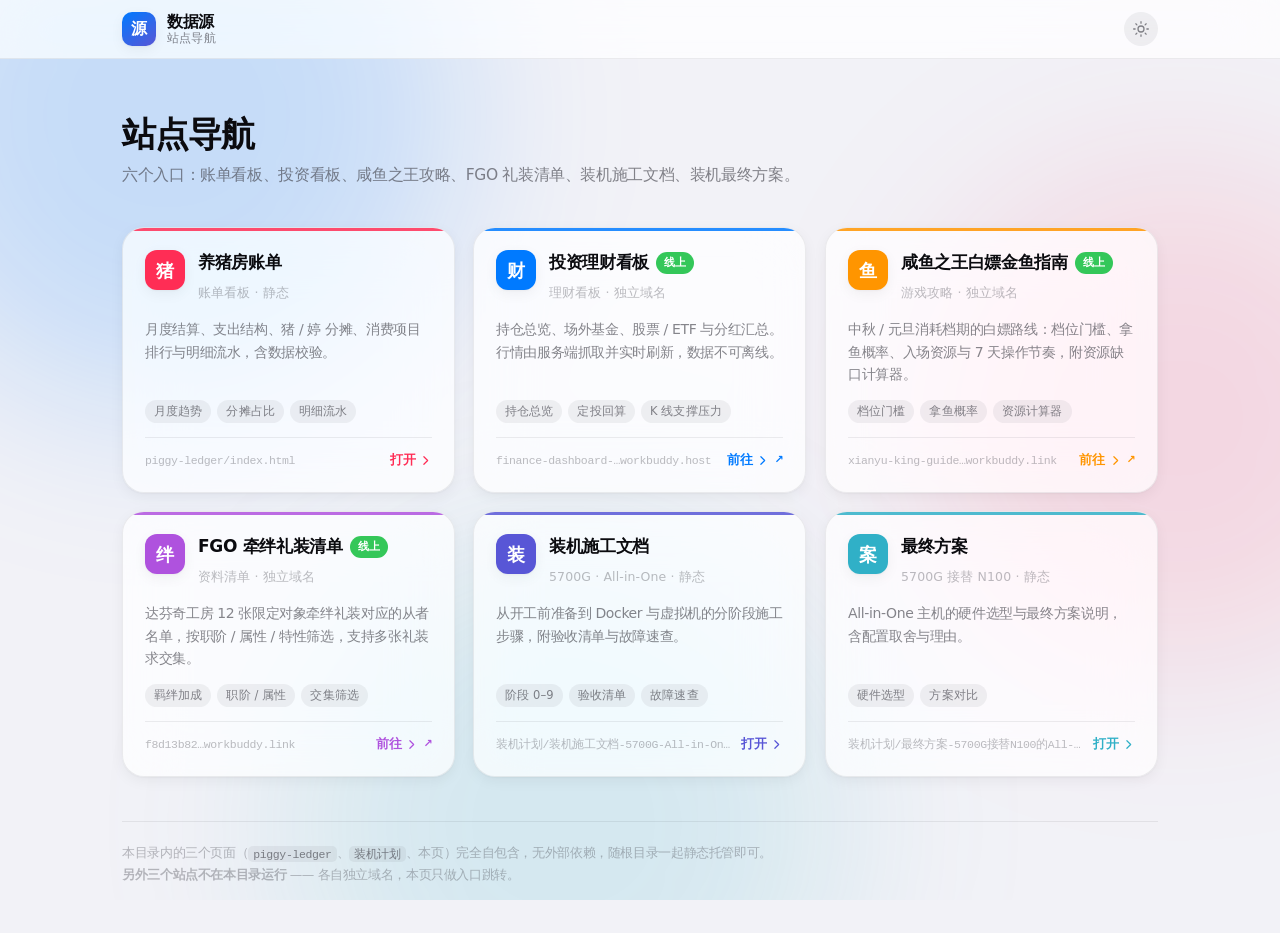
<file: index.html>
<!DOCTYPE html>
<html lang="zh-CN" data-theme="auto">
<head>
<meta charset="utf-8" />
<meta name="viewport" content="width=device-width, initial-scale=1, viewport-fit=cover" />
<meta name="color-scheme" content="light dark" />
<title>数据源 · 站点导航</title>
<script>
/* 外观引导：把 auto 解析成 light/dark，避免首屏闪白 */
(function () {
  try {
    var pref = localStorage.getItem('home-theme') || 'auto';
    var dark = pref === 'dark'
      || (pref === 'auto' && window.matchMedia('(prefers-color-scheme: dark)').matches);
    document.documentElement.dataset.theme = dark ? 'dark' : 'light';
    document.documentElement.dataset.themePref = pref;
  } catch (e) {
    document.documentElement.dataset.theme = 'light';
  }
})();
</script>
<style>
/* ============================================================
   数据源 · 站点导航
   设计语言与 piggy-ledger 保持一致：Apple 流体界面 / 材质分层 / 光学字号
   ============================================================ */

/* ------------------------------------------------------------ 令牌 */
html[data-theme="light"] {
  --bg-base: #F2F2F7;
  --bg-deep: #E9E9EF;

  --material: rgba(255, 255, 255, 0.72);
  --material-strong: rgba(255, 255, 255, 0.86);
  --material-blur: saturate(180%) blur(30px);

  --label: #0B0B0F;
  --label-2: rgba(60, 60, 67, 0.62);
  --label-3: rgba(60, 60, 67, 0.34);

  --separator: rgba(60, 60, 67, 0.14);
  --hairline: rgba(60, 60, 67, 0.09);
  --fill-1: rgba(120, 120, 128, 0.10);

  --blue: #007AFF;
  --green: #34C759;
  --orange: #FF9500;
  --pink: #FF2D55;
  --purple: #AF52DE;
  --teal: #30B0C7;
  --indigo: #5856D6;

  --shadow-1: 0 1px 2px rgba(0, 0, 0, .04), 0 4px 14px rgba(0, 0, 0, .05);
  --shadow-3: 0 2px 8px rgba(0, 0, 0, .06), 0 20px 60px rgba(0, 0, 0, .10);

  --aurora-a: rgba(0, 122, 255, .18);
  --aurora-b: rgba(255, 45, 85, .13);
  --aurora-c: rgba(48, 176, 199, .14);
}

html[data-theme="dark"] {
  --bg-base: #000000;
  --bg-deep: #000000;

  --material: rgba(28, 28, 30, 0.72);
  --material-strong: rgba(38, 38, 42, 0.82);
  --material-blur: saturate(180%) blur(30px);

  --label: #FFFFFF;
  --label-2: rgba(235, 235, 245, 0.62);
  --label-3: rgba(235, 235, 245, 0.34);

  --separator: rgba(235, 235, 245, 0.16);
  --hairline: rgba(235, 235, 245, 0.10);
  --fill-1: rgba(120, 120, 128, 0.20);

  --blue: #0A84FF;
  --green: #30D158;
  --orange: #FF9F0A;
  --pink: #FF375F;
  --purple: #BF5AF2;
  --teal: #40C8E0;
  --indigo: #5E5CE6;

  --shadow-1: 0 1px 2px rgba(0, 0, 0, .4), 0 4px 16px rgba(0, 0, 0, .5);
  --shadow-3: 0 2px 8px rgba(0, 0, 0, .55), 0 24px 70px rgba(0, 0, 0, .7);

  --aurora-a: rgba(10, 132, 255, .30);
  --aurora-b: rgba(255, 55, 95, .20);
  --aurora-c: rgba(64, 200, 224, .20);
}

/* ------------------------------------------------------------ 基础 */
*, *::before, *::after { box-sizing: border-box; }

html, body { height: 100%; }

body {
  margin: 0;
  background: var(--bg-base);
  color: var(--label);
  font-family: -apple-system, BlinkMacSystemFont, "SF Pro Text", "PingFang SC",
               "Hiragino Sans GB", "Microsoft YaHei", system-ui, sans-serif;
  font-size: 17px;
  letter-spacing: -.022em;
  line-height: 1.5;
  -webkit-font-smoothing: antialiased;
  text-rendering: optimizeLegibility;
  transition: background-color .4s cubic-bezier(.32,.72,0,1),
              color .4s cubic-bezier(.32,.72,0,1);
}

a { color: inherit; text-decoration: none; }

:focus-visible {
  outline: 2px solid var(--blue);
  outline-offset: 3px;
  border-radius: 14px;
}

/* ------------------------------------------------------------ 极光背景 */
.aurora {
  position: fixed;
  inset: 0;
  z-index: -1;
  overflow: hidden;
  pointer-events: none;
  background: var(--bg-base);
}
.aurora span {
  position: absolute;
  display: block;
  border-radius: 50%;
  filter: blur(90px);
  will-change: transform;
}
.aurora .a {
  width: 46vw; height: 46vw; min-width: 320px; min-height: 320px;
  top: -14vw; left: -10vw;
  background: var(--aurora-a);
  animation: drift-a 26s cubic-bezier(.32,.72,0,1) infinite alternate;
}
.aurora .b {
  width: 40vw; height: 40vw; min-width: 280px; min-height: 280px;
  top: 18vh; right: -12vw;
  background: var(--aurora-b);
  animation: drift-b 32s cubic-bezier(.32,.72,0,1) infinite alternate;
}
.aurora .c {
  width: 44vw; height: 44vw; min-width: 300px; min-height: 300px;
  bottom: -16vw; left: 22vw;
  background: var(--aurora-c);
  animation: drift-c 29s cubic-bezier(.32,.72,0,1) infinite alternate;
}
@keyframes drift-a { to { transform: translate3d(6vw, 5vh, 0) scale(1.12); } }
@keyframes drift-b { to { transform: translate3d(-7vw, 6vh, 0) scale(1.08); } }
@keyframes drift-c { to { transform: translate3d(5vw, -6vh, 0) scale(1.14); } }

/* ------------------------------------------------------------ 顶栏 */
.topbar {
  position: sticky;
  top: 0;
  z-index: 20;
  padding: env(safe-area-inset-top) 0 0;
  background: var(--material);
  -webkit-backdrop-filter: var(--material-blur);
  backdrop-filter: var(--material-blur);
  border-bottom: 1px solid var(--hairline);
  transition: background-color .4s cubic-bezier(.32,.72,0,1);
}
.topbar-inner {
  max-width: 1080px;
  margin: 0 auto;
  padding: 12px 22px;
  display: flex;
  align-items: center;
  justify-content: space-between;
  gap: 16px;
}

.brand { display: flex; align-items: center; gap: 11px; min-width: 0; }
.brand-mark {
  display: grid;
  place-items: center;
  width: 34px; height: 34px;
  flex: none;
  border-radius: 10px;
  background: linear-gradient(145deg, var(--blue), var(--indigo));
  color: #fff;
  font-size: 16px;
  font-weight: 600;
  letter-spacing: 0;
  box-shadow: var(--shadow-1);
}
.brand-text { display: flex; flex-direction: column; line-height: 1.16; min-width: 0; }
.brand-text strong { font-size: 16px; font-weight: 600; letter-spacing: -.02em; }
.brand-text em {
  font-style: normal;
  font-size: 11.5px;
  color: var(--label-2);
  letter-spacing: .02em;
}

.icon-btn {
  display: grid;
  place-items: center;
  width: 34px; height: 34px;
  flex: none;
  padding: 0;
  border: none;
  border-radius: 50%;
  background: var(--fill-1);
  color: var(--label-2);
  cursor: pointer;
  transition: transform .4s cubic-bezier(.32,.72,0,1),
              background-color .25s ease, color .25s ease;
}
.icon-btn:hover { background: var(--separator); color: var(--label); }
.icon-btn:active { transform: scale(.92); }
.icon-btn .ico-moon { display: none; }
html[data-theme="dark"] .icon-btn .ico-sun { display: none; }
html[data-theme="dark"] .icon-btn .ico-moon { display: block; }

/* ------------------------------------------------------------ 主体 */
.wrap {
  max-width: 1080px;
  margin: 0 auto;
  padding: 56px 22px calc(48px + env(safe-area-inset-bottom));
}

.hero { margin-bottom: 40px; }
.hero h1 {
  margin: 0 0 10px;
  font-size: 34px;
  font-weight: 700;
  letter-spacing: -.026em;
  line-height: 1.14;
}
.hero p {
  margin: 0;
  max-width: 46em;
  font-size: 15.5px;
  color: var(--label-2);
}

/* ------------------------------------------------------------ 卡片网格 */
.grid {
  display: grid;
  grid-template-columns: repeat(auto-fill, minmax(300px, 1fr));
  gap: 18px;
}

.card {
  position: relative;
  display: flex;
  flex-direction: column;
  gap: 14px;
  padding: 22px;
  border-radius: 22px;
  background: var(--material);
  -webkit-backdrop-filter: var(--material-blur);
  backdrop-filter: var(--material-blur);
  border: 1px solid var(--hairline);
  box-shadow: var(--shadow-1);
  overflow: hidden;
  transition: transform .4s cubic-bezier(.32,.72,0,1),
              box-shadow .4s cubic-bezier(.32,.72,0,1),
              background-color .4s cubic-bezier(.32,.72,0,1),
              border-color .25s ease;
}
/* 顶部强调色细边 */
.card::before {
  content: "";
  position: absolute;
  inset: 0 0 auto 0;
  height: 3px;
  background: var(--accent, var(--blue));
  opacity: .85;
}
.card:hover {
  transform: translateY(-3px);
  box-shadow: var(--shadow-3);
  background: var(--material-strong);
  border-color: var(--separator);
}
.card:active { transform: translateY(-1px) scale(.995); }

.card-head { display: flex; align-items: flex-start; gap: 13px; }

.card-mark {
  display: grid;
  place-items: center;
  width: 40px; height: 40px;
  flex: none;
  border-radius: 12px;
  color: #fff;
  font-size: 18px;
  font-weight: 600;
  letter-spacing: 0;
  background: var(--accent, var(--blue));
  box-shadow: var(--shadow-1);
}

.card-title { min-width: 0; flex: 1; }
.card-title h2 {
  margin: 0 0 3px;
  font-size: 17px;
  font-weight: 600;
  letter-spacing: -.02em;
  display: flex;
  align-items: center;
  gap: 7px;
}
.card-title .sub {
  font-size: 12.5px;
  color: var(--label-3);
  letter-spacing: .01em;
}

.badge {
  flex: none;
  align-self: center;
  font-size: 11px;
  font-weight: 600;
  letter-spacing: .02em;
  padding: 3px 8px;
  border-radius: 999px;
  color: var(--label-2);
  background: var(--fill-1);
}
.badge.live { color: #fff; background: var(--green); }

.card p {
  margin: 0;
  font-size: 14px;
  line-height: 1.62;
  color: var(--label-2);
}

.tags { display: flex; flex-wrap: wrap; gap: 6px; margin-top: auto; }
.tag {
  font-size: 11.5px;
  padding: 3px 9px;
  border-radius: 999px;
  background: var(--fill-1);
  color: var(--label-2);
  letter-spacing: .01em;
}

.card-foot {
  display: flex;
  align-items: center;
  justify-content: space-between;
  gap: 10px;
  padding-top: 13px;
  border-top: 1px solid var(--hairline);
  font-size: 12.5px;
  color: var(--label-3);
}
.card-foot .path {
  font-family: ui-monospace, SFMono-Regular, "SF Mono", Menlo, monospace;
  font-size: 11.5px;
  overflow: hidden;
  text-overflow: ellipsis;
  white-space: nowrap;
}
.go {
  display: inline-flex;
  align-items: center;
  gap: 4px;
  flex: none;
  color: var(--accent, var(--blue));
  font-weight: 600;
  font-size: 12.5px;
}
.card:hover .go svg { transform: translateX(3px); }
.go svg { transition: transform .4s cubic-bezier(.32,.72,0,1); }

/* 外链卡片：视觉上轻微区分 */
.card.ext .go::after { content: "↗"; margin-left: 1px; font-size: 11px; }

/* ------------------------------------------------------------ 页脚 */
.foot {
  margin-top: 44px;
  padding-top: 20px;
  border-top: 1px solid var(--hairline);
  font-size: 12.5px;
  line-height: 1.7;
  color: var(--label-3);
}
.foot code {
  font-family: ui-monospace, SFMono-Regular, "SF Mono", Menlo, monospace;
  font-size: 11.5px;
  padding: 1.5px 5px;
  border-radius: 5px;
  background: var(--fill-1);
  color: var(--label-2);
}

/* ------------------------------------------------------------ 入场动画 */
@media (prefers-reduced-motion: no-preference) {
  .reveal {
    animation: reveal .55s cubic-bezier(.32,.72,0,1) both;
  }
  .reveal:nth-child(1) { animation-delay: .02s; }
  .reveal:nth-child(2) { animation-delay: .07s; }
  .reveal:nth-child(3) { animation-delay: .12s; }
  .reveal:nth-child(4) { animation-delay: .17s; }
  .reveal:nth-child(5) { animation-delay: .22s; }
  .reveal:nth-child(6) { animation-delay: .27s; }
  .reveal:nth-child(7) { animation-delay: .32s; }
}
@keyframes reveal {
  from { opacity: 0; transform: translateY(14px) scale(.985); }
  to   { opacity: 1; transform: none; }
}

/* ------------------------------------------------------------ 无障碍适配 */
@media (prefers-reduced-motion: reduce) {
  *, *::before, *::after {
    animation-duration: .01ms !important;
    animation-iteration-count: 1 !important;
    transition-duration: .01ms !important;
  }
  .card:hover { transform: none; }
}

@media (prefers-reduced-transparency: reduce) {
  .topbar, .card {
    -webkit-backdrop-filter: none;
    backdrop-filter: none;
    background: var(--bg-base);
  }
  .aurora { display: none; }
}

@media (prefers-contrast: more) {
  .topbar, .card { border-color: var(--label-3); border-width: 1px; }
  .foot { color: var(--label-2); }
  .card p, .card-title .sub { color: var(--label-2); }
}

@media (max-width: 560px) {
  body { font-size: 16.5px; }
  .wrap { padding: 36px 16px calc(36px + env(safe-area-inset-bottom)); }
  .hero h1 { font-size: 28px; }
  .grid { grid-template-columns: 1fr; gap: 14px; }
  .topbar-inner { padding: 10px 16px; }
}
</style>
</head>
<body>

<div class="aurora" aria-hidden="true">
  <span class="a"></span>
  <span class="b"></span>
  <span class="c"></span>
</div>

<header class="topbar">
  <div class="topbar-inner">
    <div class="brand">
      <span class="brand-mark" aria-hidden="true">源</span>
      <span class="brand-text">
        <strong>数据源</strong>
        <em>站点导航</em>
      </span>
    </div>
    <button class="icon-btn" id="themeBtn" type="button" title="切换外观" aria-label="切换外观">
      <svg viewBox="0 0 24 24" width="18" height="18" aria-hidden="true">
        <path class="ico-sun" d="M12 4.2v-2M12 21.8v-2M4.2 12h-2M21.8 12h-2M6.5 6.5 5.1 5.1M18.9 18.9l-1.4-1.4M17.5 6.5l1.4-1.4M5.1 18.9l1.4-1.4"
              stroke="currentColor" stroke-width="1.7" stroke-linecap="round" fill="none"/>
        <circle class="ico-sun" cx="12" cy="12" r="4" stroke="currentColor" stroke-width="1.7" fill="none"/>
        <path class="ico-moon" d="M20 13.6A8.4 8.4 0 0 1 10.4 4a8.4 8.4 0 1 0 9.6 9.6Z"
              stroke="currentColor" stroke-width="1.7" fill="none" stroke-linejoin="round"/>
      </svg>
    </button>
  </div>
</header>

<main class="wrap">

  <section class="hero reveal">
    <h1>站点导航</h1>
    <p>六个入口：账单看板、投资看板、咸鱼之王攻略、FGO 礼装清单、装机施工文档、装机最终方案。</p>
  </section>

  <section class="grid">

    <a class="card reveal" href="./piggy-ledger/index.html" style="--accent: var(--pink)">
      <div class="card-head">
        <span class="card-mark" aria-hidden="true">猪</span>
        <div class="card-title">
          <h2>养猪房账单</h2>
          <span class="sub">账单看板 · 静态</span>
        </div>
      </div>
      <p>月度结算、支出结构、猪 / 婷 分摊、消费项目排行与明细流水，含数据校验。</p>
      <div class="tags">
        <span class="tag">月度趋势</span>
        <span class="tag">分摊占比</span>
        <span class="tag">明细流水</span>
      </div>
      <div class="card-foot">
        <span class="path">piggy-ledger/index.html</span>
        <span class="go">打开
          <svg viewBox="0 0 24 24" width="13" height="13" aria-hidden="true">
            <path d="m9 5 7 7-7 7" stroke="currentColor" stroke-width="2.2"
                  stroke-linecap="round" stroke-linejoin="round" fill="none"/>
          </svg>
        </span>
      </div>
    </a>

    <a class="card ext reveal" href="https://finance-dashboard-83938.app.workbuddy.host/"
       target="_blank" rel="noopener noreferrer" style="--accent: var(--blue)">
      <div class="card-head">
        <span class="card-mark" aria-hidden="true">财</span>
        <div class="card-title">
          <h2>投资理财看板 <span class="badge live">线上</span></h2>
          <span class="sub">理财看板 · 独立域名</span>
        </div>
      </div>
      <p>持仓总览、场外基金、股票 / ETF 与分红汇总。行情由服务端抓取并实时刷新，数据不可离线。</p>
      <div class="tags">
        <span class="tag">持仓总览</span>
        <span class="tag">定投回算</span>
        <span class="tag">K 线支撑压力</span>
      </div>
      <div class="card-foot">
        <span class="path">finance-dashboard-…workbuddy.host</span>
        <span class="go">前往
          <svg viewBox="0 0 24 24" width="13" height="13" aria-hidden="true">
            <path d="m9 5 7 7-7 7" stroke="currentColor" stroke-width="2.2"
                  stroke-linecap="round" stroke-linejoin="round" fill="none"/>
          </svg>
        </span>
      </div>
    </a>

    <a class="card ext reveal" href="https://xianyu-king-guide.app.workbuddy.link/"
       target="_blank" rel="noopener noreferrer" style="--accent: var(--orange)">
      <div class="card-head">
        <span class="card-mark" aria-hidden="true">鱼</span>
        <div class="card-title">
          <h2>咸鱼之王白嫖金鱼指南 <span class="badge live">线上</span></h2>
          <span class="sub">游戏攻略 · 独立域名</span>
        </div>
      </div>
      <p>中秋 / 元旦消耗档期的白嫖路线：档位门槛、拿鱼概率、入场资源与 7 天操作节奏，附资源缺口计算器。</p>
      <div class="tags">
        <span class="tag">档位门槛</span>
        <span class="tag">拿鱼概率</span>
        <span class="tag">资源计算器</span>
      </div>
      <div class="card-foot">
        <span class="path">xianyu-king-guide…workbuddy.link</span>
        <span class="go">前往
          <svg viewBox="0 0 24 24" width="13" height="13" aria-hidden="true">
            <path d="m9 5 7 7-7 7" stroke="currentColor" stroke-width="2.2"
                  stroke-linecap="round" stroke-linejoin="round" fill="none"/>
          </svg>
        </span>
      </div>
    </a>

    <a class="card ext reveal" href="https://f8d13b828d6845ad9714997e6ace99e1.app.workbuddy.link"
       target="_blank" rel="noopener noreferrer" style="--accent: var(--purple)">
      <div class="card-head">
        <span class="card-mark" aria-hidden="true">绊</span>
        <div class="card-title">
          <h2>FGO 牵绊礼装清单 <span class="badge live">线上</span></h2>
          <span class="sub">资料清单 · 独立域名</span>
        </div>
      </div>
      <p>达芬奇工房 12 张限定对象牵绊礼装对应的从者名单，按职阶 / 属性 / 特性筛选，支持多张礼装求交集。</p>
      <div class="tags">
        <span class="tag">羁绊加成</span>
        <span class="tag">职阶 / 属性</span>
        <span class="tag">交集筛选</span>
      </div>
      <div class="card-foot">
        <span class="path">f8d13b82…workbuddy.link</span>
        <span class="go">前往
          <svg viewBox="0 0 24 24" width="13" height="13" aria-hidden="true">
            <path d="m9 5 7 7-7 7" stroke="currentColor" stroke-width="2.2"
                  stroke-linecap="round" stroke-linejoin="round" fill="none"/>
          </svg>
        </span>
      </div>
    </a>

    <a class="card reveal" href="./装机计划/装机施工文档-5700G-All-in-One.html"
       style="--accent: var(--indigo)">
      <div class="card-head">
        <span class="card-mark" aria-hidden="true">装</span>
        <div class="card-title">
          <h2>装机施工文档</h2>
          <span class="sub">5700G · All-in-One · 静态</span>
        </div>
      </div>
      <p>从开工前准备到 Docker 与虚拟机的分阶段施工步骤，附验收清单与故障速查。</p>
      <div class="tags">
        <span class="tag">阶段 0–9</span>
        <span class="tag">验收清单</span>
        <span class="tag">故障速查</span>
      </div>
      <div class="card-foot">
        <span class="path">装机计划/装机施工文档-5700G-All-in-One.html</span>
        <span class="go">打开
          <svg viewBox="0 0 24 24" width="13" height="13" aria-hidden="true">
            <path d="m9 5 7 7-7 7" stroke="currentColor" stroke-width="2.2"
                  stroke-linecap="round" stroke-linejoin="round" fill="none"/>
          </svg>
        </span>
      </div>
    </a>

    <a class="card reveal" href="./装机计划/最终方案-5700G接替N100的All-in-One主机.html"
       style="--accent: var(--teal)">
      <div class="card-head">
        <span class="card-mark" aria-hidden="true">案</span>
        <div class="card-title">
          <h2>最终方案</h2>
          <span class="sub">5700G 接替 N100 · 静态</span>
        </div>
      </div>
      <p>All-in-One 主机的硬件选型与最终方案说明，含配置取舍与理由。</p>
      <div class="tags">
        <span class="tag">硬件选型</span>
        <span class="tag">方案对比</span>
      </div>
      <div class="card-foot">
        <span class="path">装机计划/最终方案-5700G接替N100的All-in-One主机.html</span>
        <span class="go">打开
          <svg viewBox="0 0 24 24" width="13" height="13" aria-hidden="true">
            <path d="m9 5 7 7-7 7" stroke="currentColor" stroke-width="2.2"
                  stroke-linecap="round" stroke-linejoin="round" fill="none"/>
          </svg>
        </span>
      </div>
    </a>

  </section>

  <footer class="foot">
    本目录内的三个页面（<code>piggy-ledger</code>、<code>装机计划</code>、本页）完全自包含，无外部依赖，随根目录一起静态托管即可。<br>
    <strong>另外三个站点不在本目录运行</strong> —— 各自独立域名，本页只做入口跳转。
  </footer>

</main>

<script>
(function () {
  var btn = document.getElementById('themeBtn');
  var root = document.documentElement;
  var mq = window.matchMedia('(prefers-color-scheme: dark)');

  var order = ['auto', 'light', 'dark'];
  var label = { auto: '跟随系统', light: '浅色', dark: '深色' };

  function apply(pref) {
    var dark = pref === 'dark' || (pref === 'auto' && mq.matches);
    root.dataset.theme = dark ? 'dark' : 'light';
    root.dataset.themePref = pref;
    try { localStorage.setItem('home-theme', pref); } catch (e) {}
    if (btn) {
      btn.title = '切换外观（当前：' + label[pref] + '）';
      btn.setAttribute('aria-label', btn.title);
    }
  }

  if (btn) {
    btn.addEventListener('click', function () {
      var cur = root.dataset.themePref || 'auto';
      apply(order[(order.indexOf(cur) + 1) % order.length]);
    });
  }

  // 系统外观变化时，仅在「跟随系统」模式下同步
  var onSys = function () {
    if ((root.dataset.themePref || 'auto') === 'auto') apply('auto');
  };
  if (mq.addEventListener) mq.addEventListener('change', onSys);
  else if (mq.addListener) mq.addListener(onSys);

  apply(root.dataset.themePref || 'auto');
})();
</script>

</body>
</html>
</file>
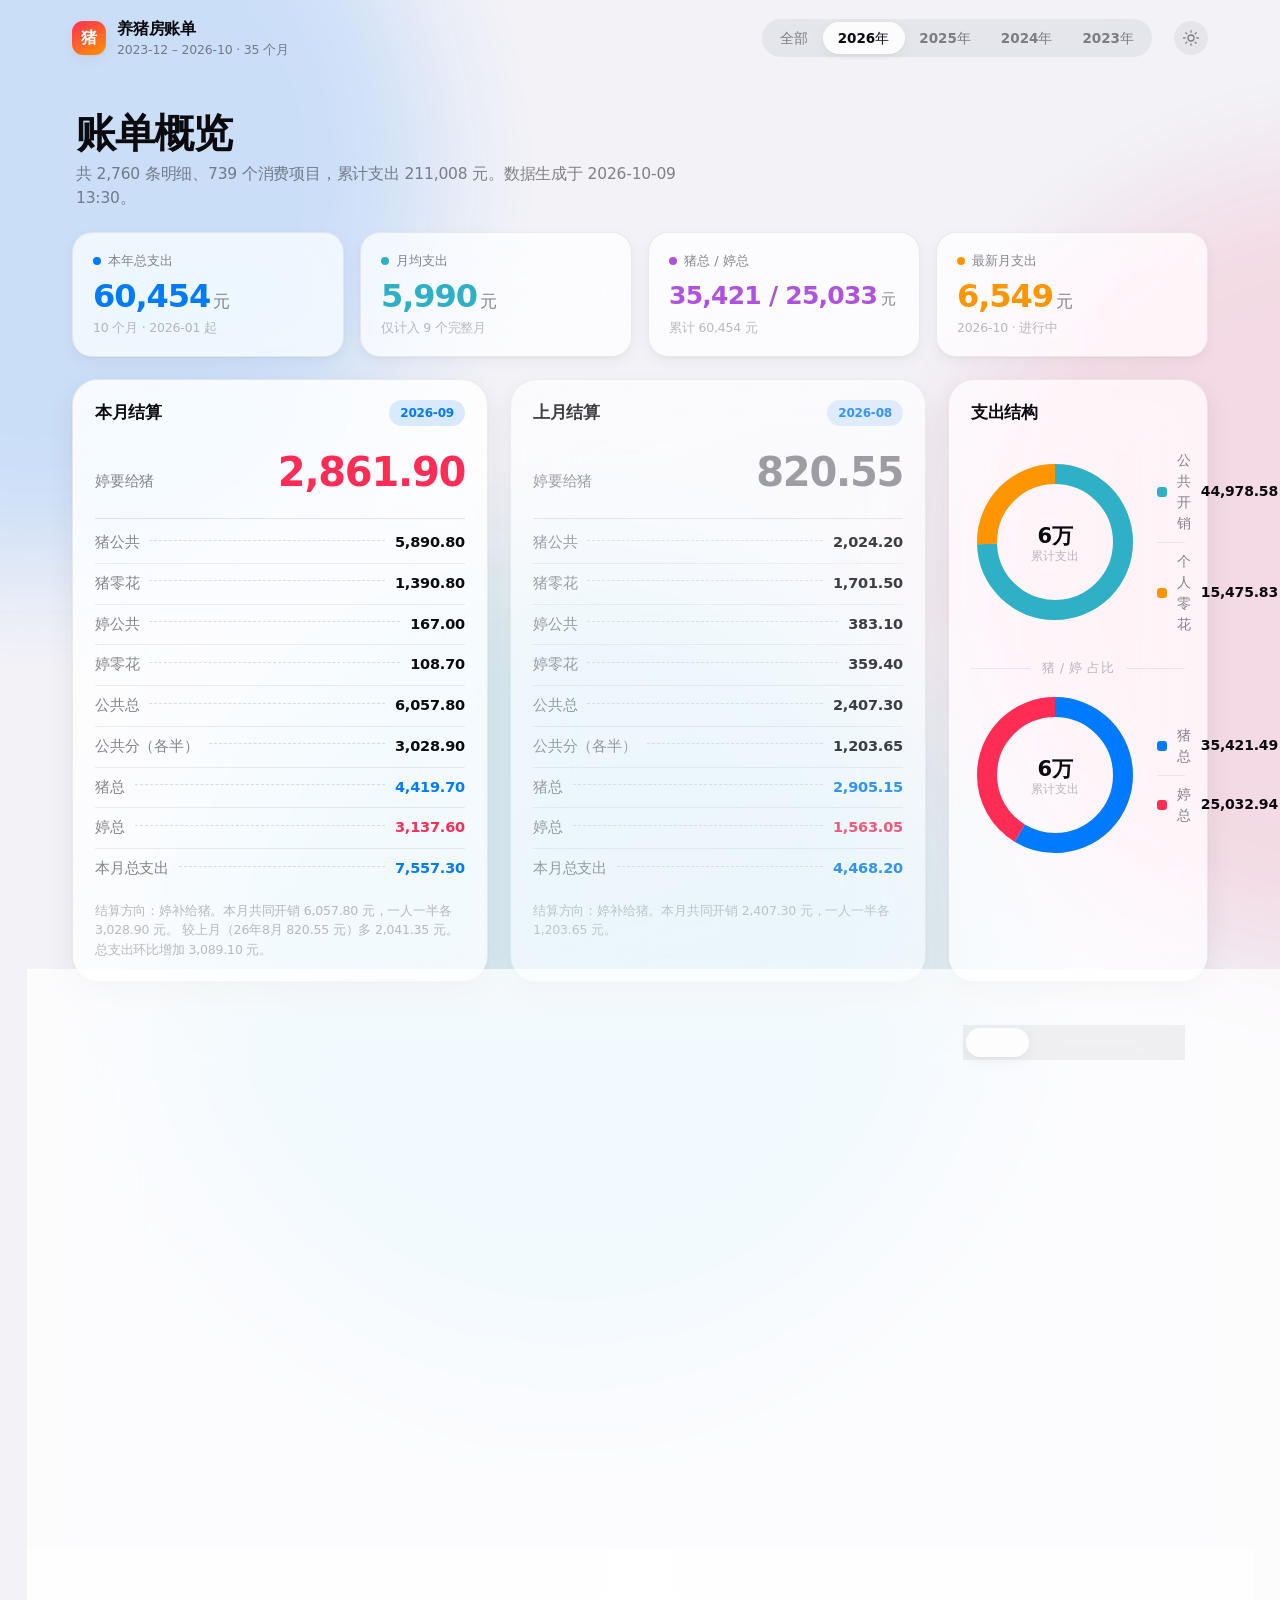
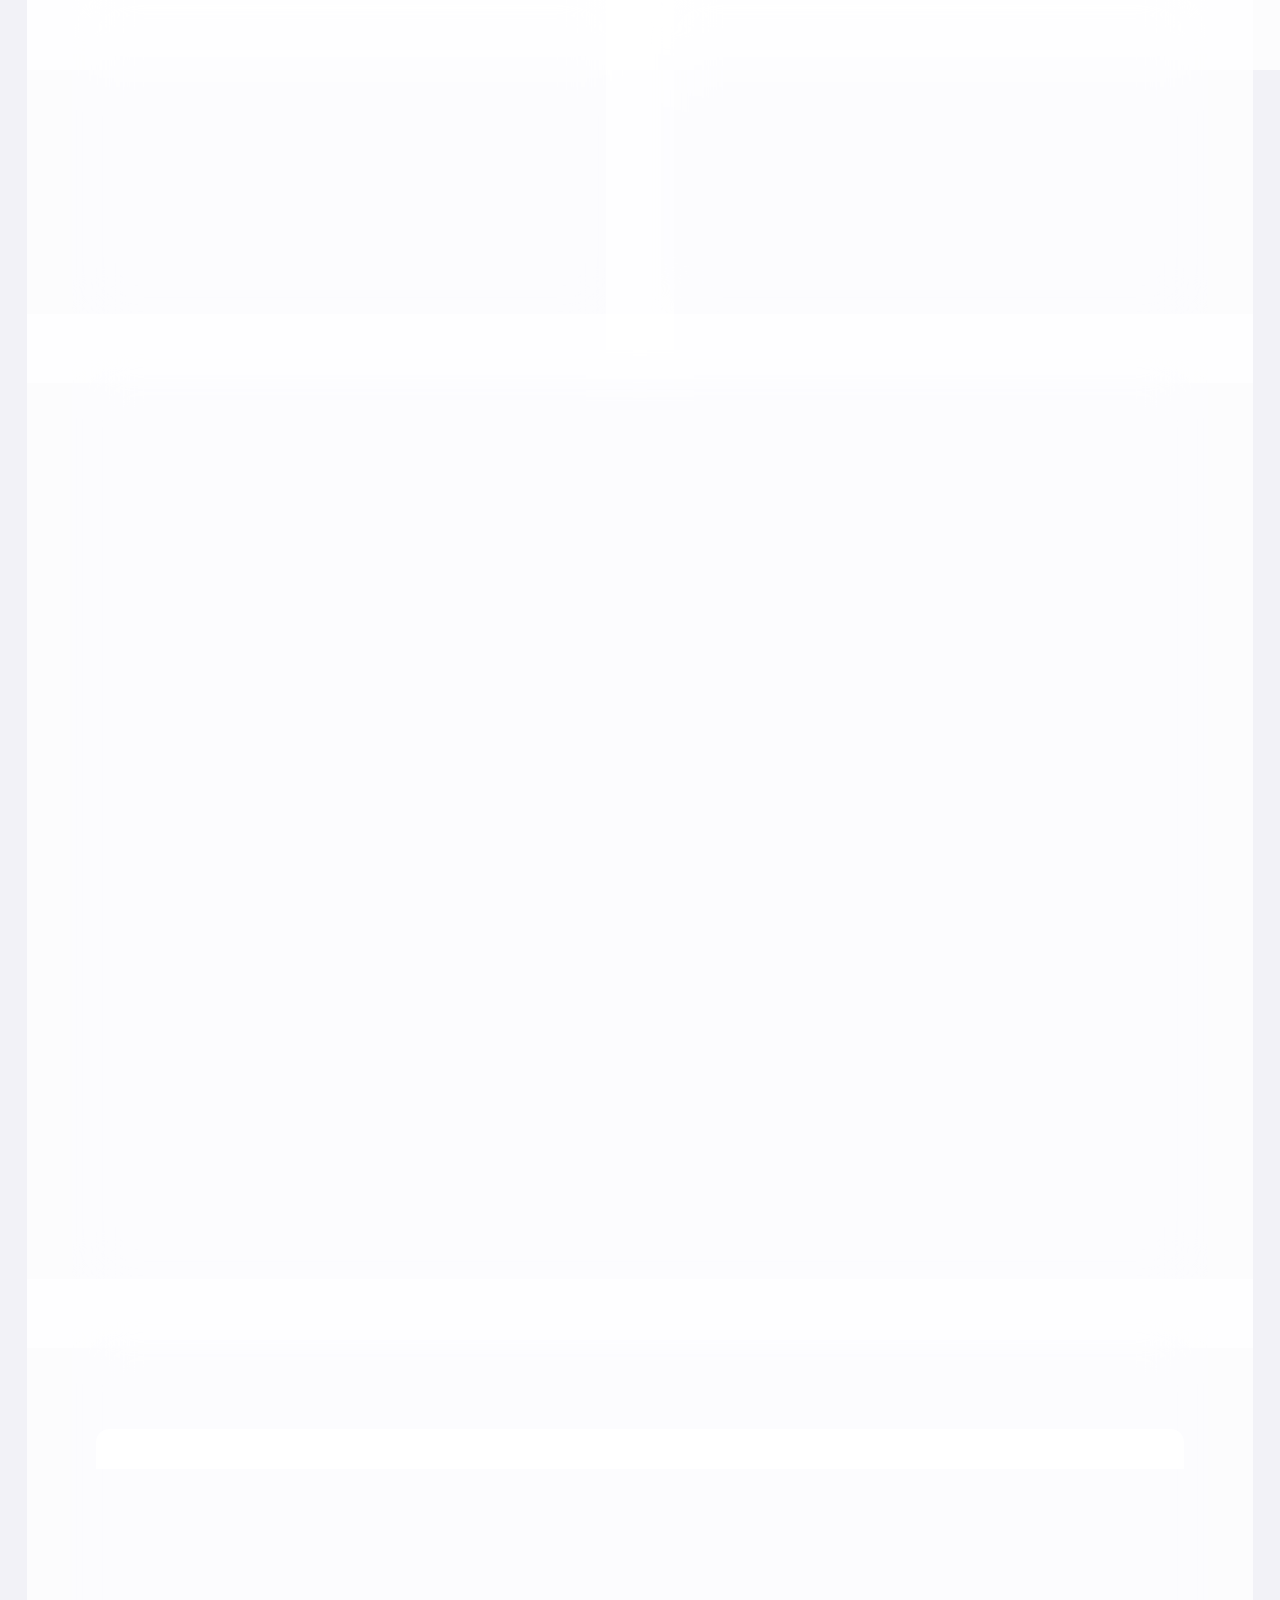
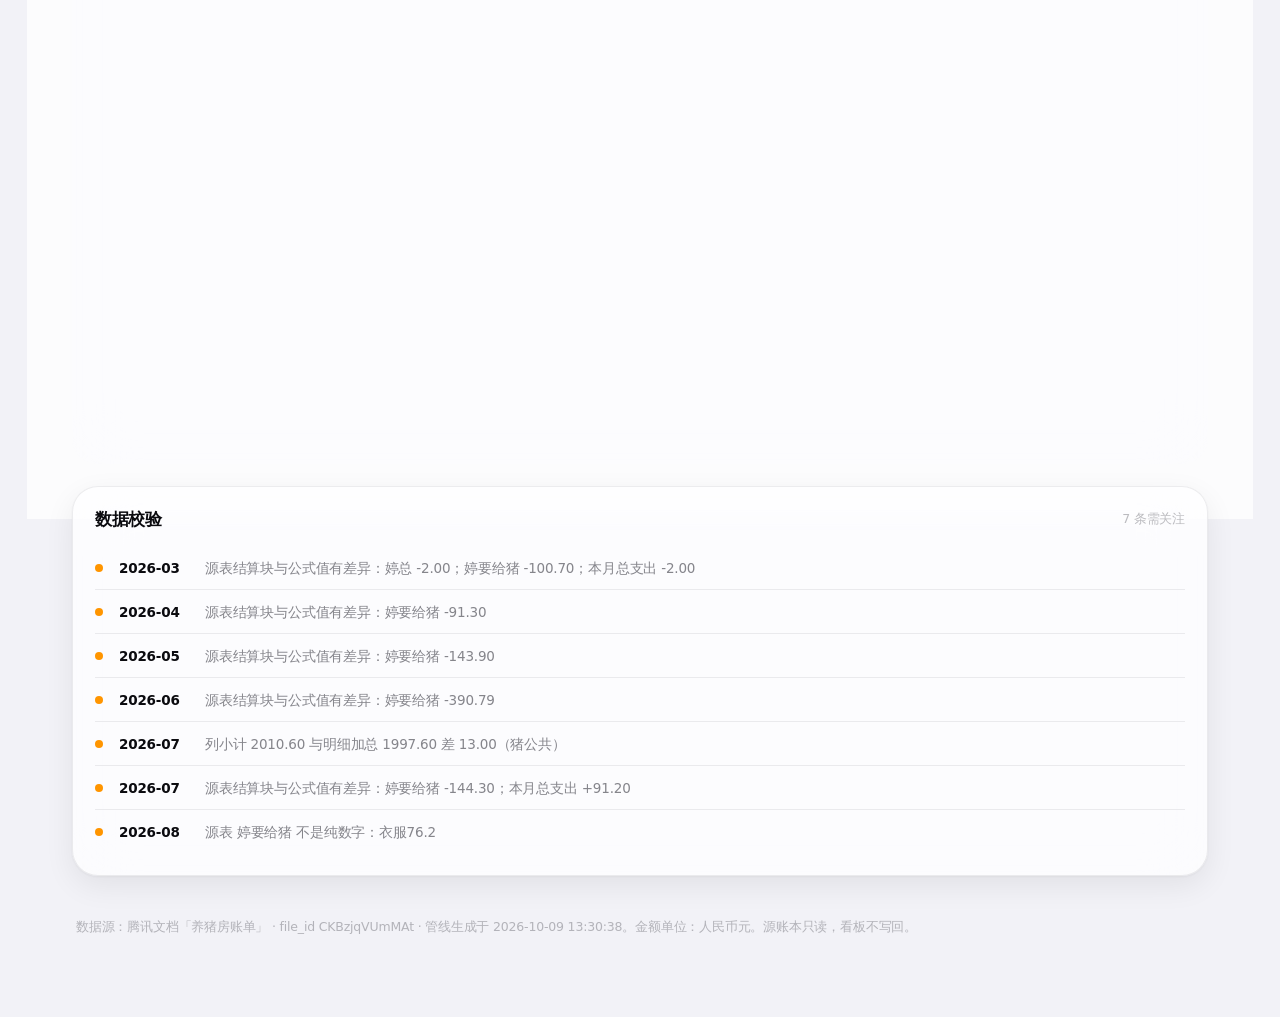
<file: piggy-ledger/index.html>
<!DOCTYPE html>
<html lang="zh-CN" data-theme="auto">
<head>
<meta charset="utf-8" />
<meta name="viewport" content="width=device-width, initial-scale=1, viewport-fit=cover" />
<meta name="color-scheme" content="light dark" />
<title>养猪房账单 · 看板</title>
<script>
/* 外观引导：把 auto 解析成 light/dark，避免首屏闪白 */
(function () {
  try {
    var pref = localStorage.getItem('piggy-theme') || 'auto';
    var dark = pref === 'dark'
      || (pref === 'auto' && window.matchMedia('(prefers-color-scheme: dark)').matches);
    document.documentElement.dataset.theme = dark ? 'dark' : 'light';
    document.documentElement.dataset.themePref = pref;
  } catch (e) {
    document.documentElement.dataset.theme = 'light';
  }
})();
</script>
<link rel="stylesheet" href="./styles.css" />
</head>
<body>

<div class="aurora" aria-hidden="true">
  <span class="aurora-a"></span>
  <span class="aurora-b"></span>
  <span class="aurora-c"></span>
</div>

<header class="navbar" id="navbar">
  <div class="navbar-inner">
    <div class="brand">
      <span class="brand-mark" aria-hidden="true">猪</span>
      <span class="brand-text">
        <strong>养猪房账单</strong>
        <em id="brandSub">加载中</em>
      </span>
    </div>

    <div class="navbar-tools">
      <!-- 横向滚动容器：窄屏下年份放不下时可横滑，两端渐隐提示「还有更多」 -->
      <div class="segmented-scroll" id="yearScroll">
        <div class="segmented" id="yearSeg" role="tablist" aria-label="年份筛选">
          <span class="segmented-pill" id="yearPill" aria-hidden="true"></span>
        </div>
      </div>
      <button class="icon-btn" id="themeBtn" type="button" title="切换外观" aria-label="切换外观">
        <svg viewBox="0 0 24 24" width="18" height="18" aria-hidden="true">
          <path class="ico-sun" d="M12 4.2v-2M12 21.8v-2M4.2 12h-2M21.8 12h-2M6.5 6.5 5.1 5.1M18.9 18.9l-1.4-1.4M17.5 6.5l1.4-1.4M5.1 18.9l1.4-1.4"
                stroke="currentColor" stroke-width="1.7" stroke-linecap="round" fill="none"/>
          <circle class="ico-sun" cx="12" cy="12" r="4" stroke="currentColor" stroke-width="1.7" fill="none"/>
          <path class="ico-moon" d="M20 13.6A8.4 8.4 0 0 1 10.4 4a8.4 8.4 0 1 0 9.6 9.6Z"
                stroke="currentColor" stroke-width="1.7" fill="none" stroke-linejoin="round"/>
        </svg>
      </button>
    </div>
  </div>
</header>

<main class="wrap">

  <section class="intro reveal">
    <h1>账单概览</h1>
    <p id="introSub">正在读取数据集…</p>
  </section>

  <section class="kpi-grid reveal" id="kpiGrid" aria-live="polite"></section>

  <section class="grid settle-grid reveal">
    <article class="card settlement-card" id="settlementCard">
      <div class="card-head">
        <h2>本月结算</h2>
        <span class="badge" id="settlementBadge">—</span>
      </div>
      <div class="settle-hero">
        <span class="settle-label">婷要给猪</span>
        <span class="settle-value" id="settleValue">—</span>
      </div>
      <ul class="settle-rows" id="settleRows"></ul>
      <p class="settle-note" id="settleNote"></p>
    </article>

    <article class="card settlement-card" id="settlementCardPrev">
      <div class="card-head">
        <h2>上月结算</h2>
        <span class="badge" id="settlementBadgePrev">—</span>
      </div>
      <div class="settle-hero">
        <span class="settle-label">婷要给猪</span>
        <span class="settle-value" id="settleValuePrev">—</span>
      </div>
      <ul class="settle-rows" id="settleRowsPrev"></ul>
      <p class="settle-note" id="settleNotePrev"></p>
    </article>

    <article class="card" id="donutCard">
      <div class="card-head"><h2>支出结构</h2></div>
      <div class="donut-wrap">
        <div class="donut-host" id="donutHost"></div>
        <ul class="donut-legend" id="donutLegend"></ul>
      </div>
      <div class="donut-divider"><span>猪 / 婷 占比</span></div>
      <div class="donut-wrap">
        <div class="donut-host" id="donutHost2"></div>
        <ul class="donut-legend" id="donutLegend2"></ul>
      </div>
    </article>
  </section>

  <section class="card reveal">
    <div class="card-head">
      <h2>月度支出趋势</h2>
      <div class="segmented segmented-sm" id="trendSeg" role="tablist" aria-label="趋势口径">
        <span class="segmented-pill" id="trendPill" aria-hidden="true"></span>
      </div>
    </div>
    <div class="chart-host" id="trendHost"></div>
    <ul class="legend" id="trendLegend"></ul>
  </section>

  <section class="grid cols-2 reveal">
    <article class="card">
      <div class="card-head"><h2>猪 / 婷 分摊</h2></div>
      <div class="split-host" id="splitHost"></div>
    </article>
    <article class="card">
      <div class="card-head"><h2>年度对比</h2></div>
      <div class="year-host" id="yearHost"></div>
    </article>
  </section>

  <section class="card reveal">
    <div class="card-head">
      <h2>消费项目排行</h2>
      <span class="card-hint" id="rankHint">按累计金额</span>
    </div>
    <ol class="rank-list" id="rankList"></ol>
  </section>

  <section class="card reveal" id="detailCard">
    <div class="card-head">
      <h2>明细流水</h2>
      <span class="card-hint" id="detailHint">—</span>
    </div>
    <div class="filters">
      <label class="search">
        <svg viewBox="0 0 24 24" width="16" height="16" aria-hidden="true">
          <circle cx="11" cy="11" r="6.4" stroke="currentColor" stroke-width="1.8" fill="none"/>
          <path d="m16 16 4 4" stroke="currentColor" stroke-width="1.8" stroke-linecap="round"/>
        </svg>
        <input id="detailSearch" type="search" placeholder="搜索项目名称…" autocomplete="off" />
      </label>
      <div class="chip-row" id="whoChips"></div>
      <div class="chip-row" id="kindChips"></div>
      <div class="chip-row" id="sortChips"></div>
    </div>
    <div class="table-scroll" id="tableScroll">
      <table class="detail-table">
        <thead>
          <tr><th>年月</th><th>归属</th><th>性质</th><th>项目</th><th class="num">金额</th></tr>
        </thead>
        <tbody id="detailBody"></tbody>
      </table>
    </div>
    <div class="table-foot">
      <button class="btn" id="loadMore" type="button">显示更多</button>
    </div>
  </section>

  <section class="card reveal" id="checkCard">
    <div class="card-head">
      <h2>数据校验</h2>
      <span class="card-hint" id="checkHint">—</span>
    </div>
    <ul class="check-list" id="checkList"></ul>
  </section>

  <footer class="foot">
    <span id="footMeta">—</span>
  </footer>
</main>

<div class="tooltip" id="tooltip" role="tooltip" aria-hidden="true"></div>

<script src="./data.js"></script>
<script src="./app.js"></script>
</body>
</html>
</file>
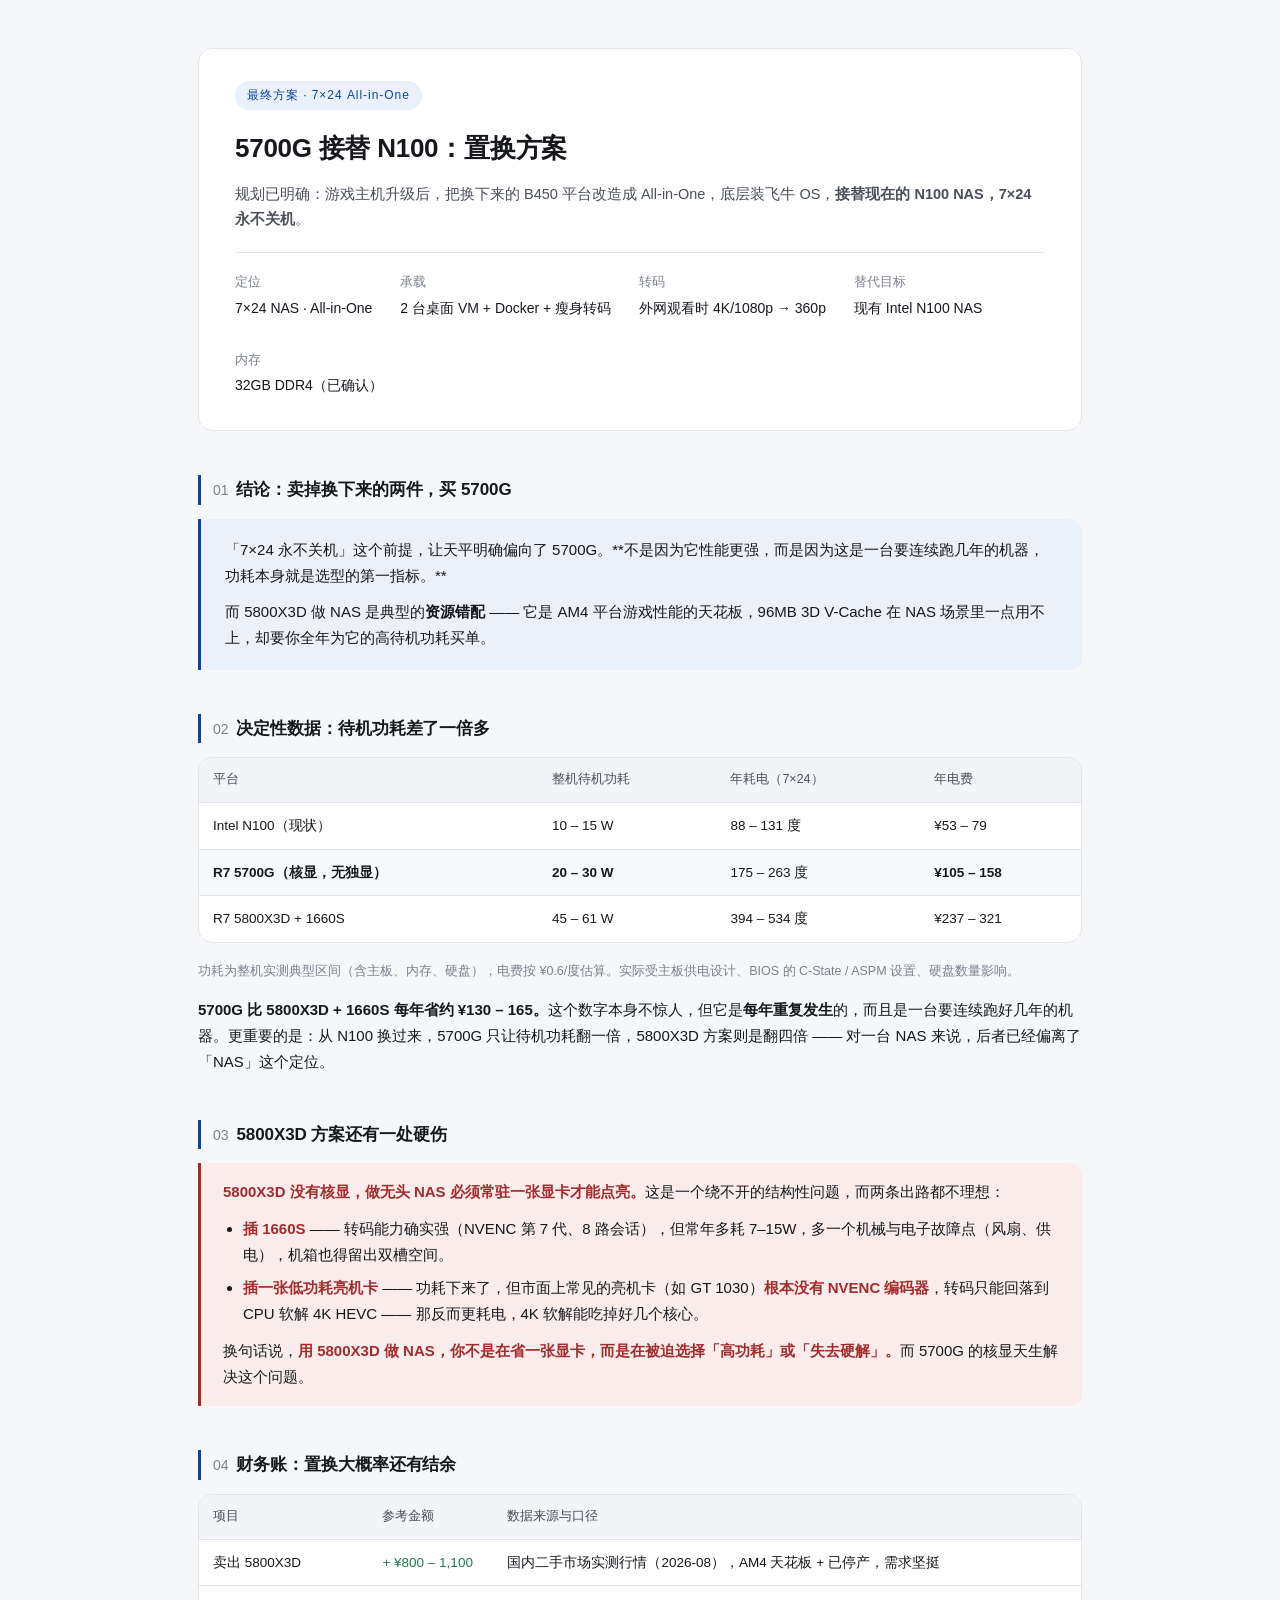
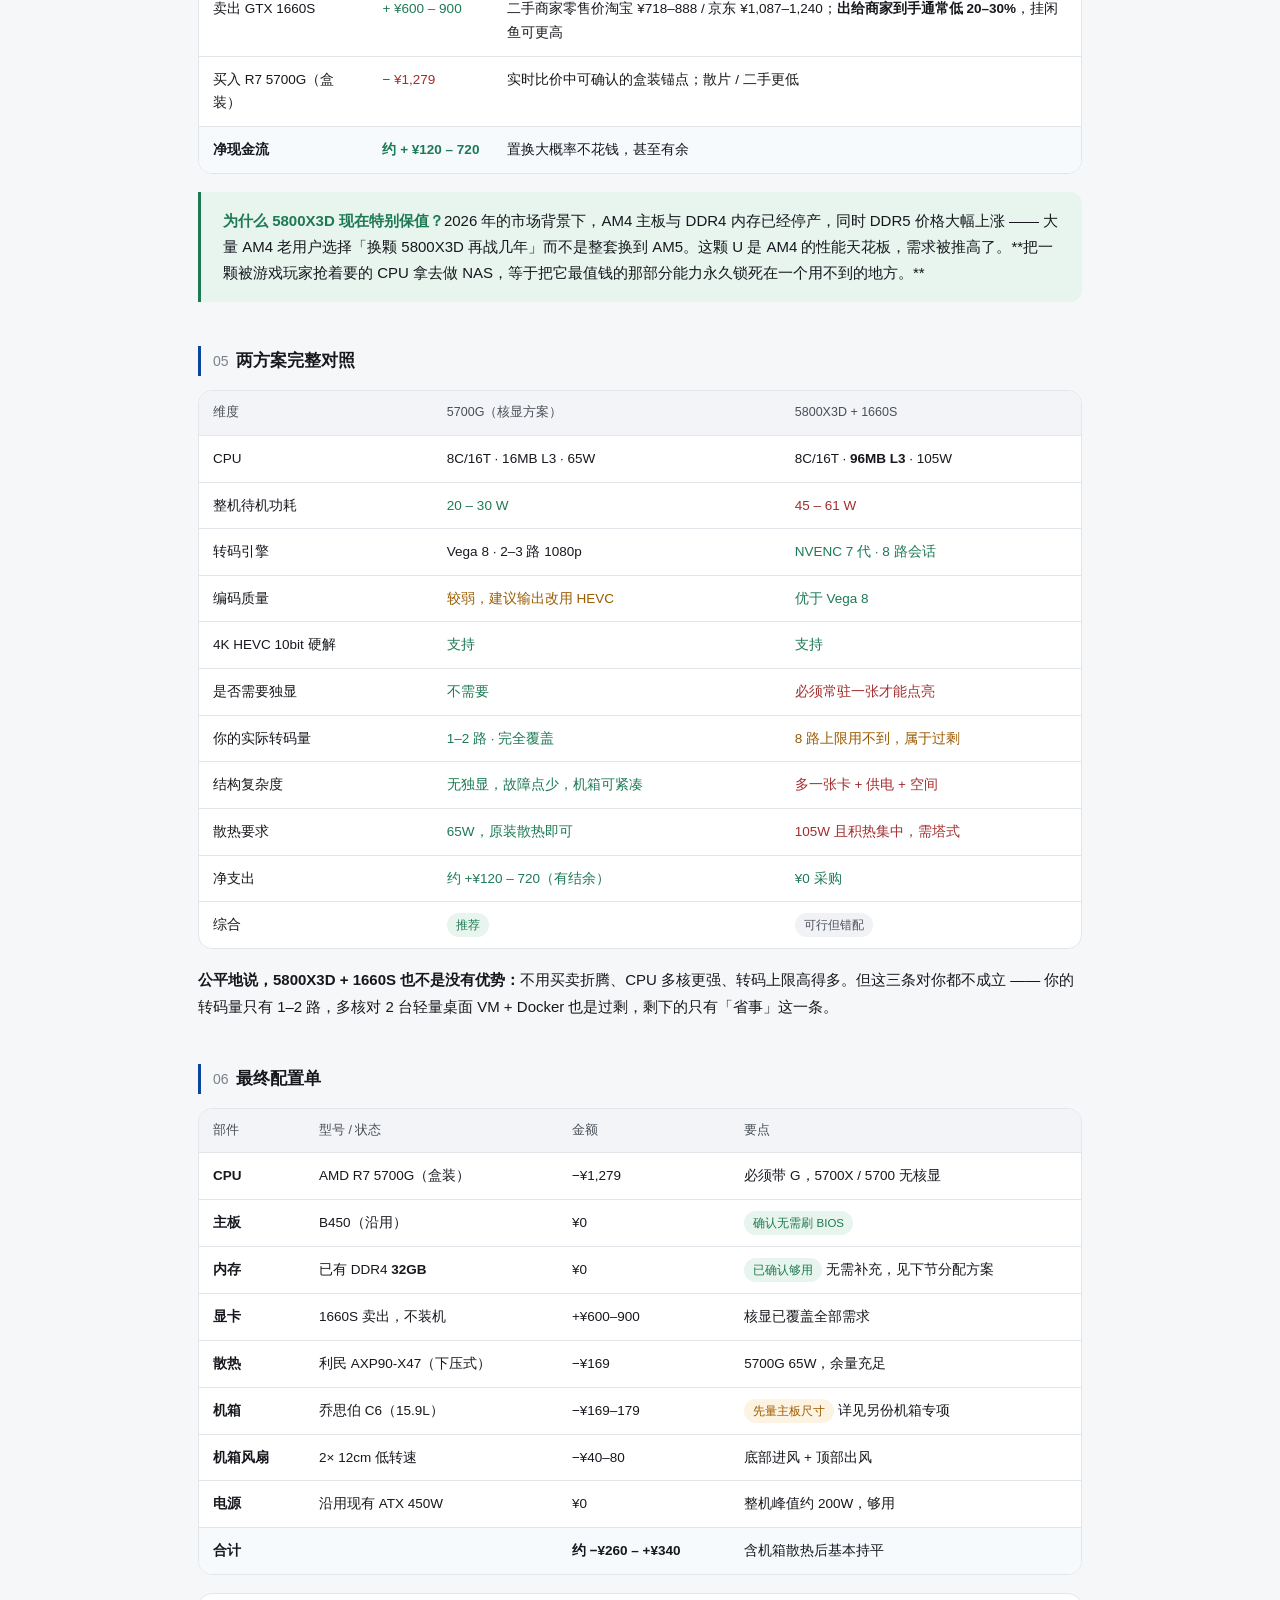
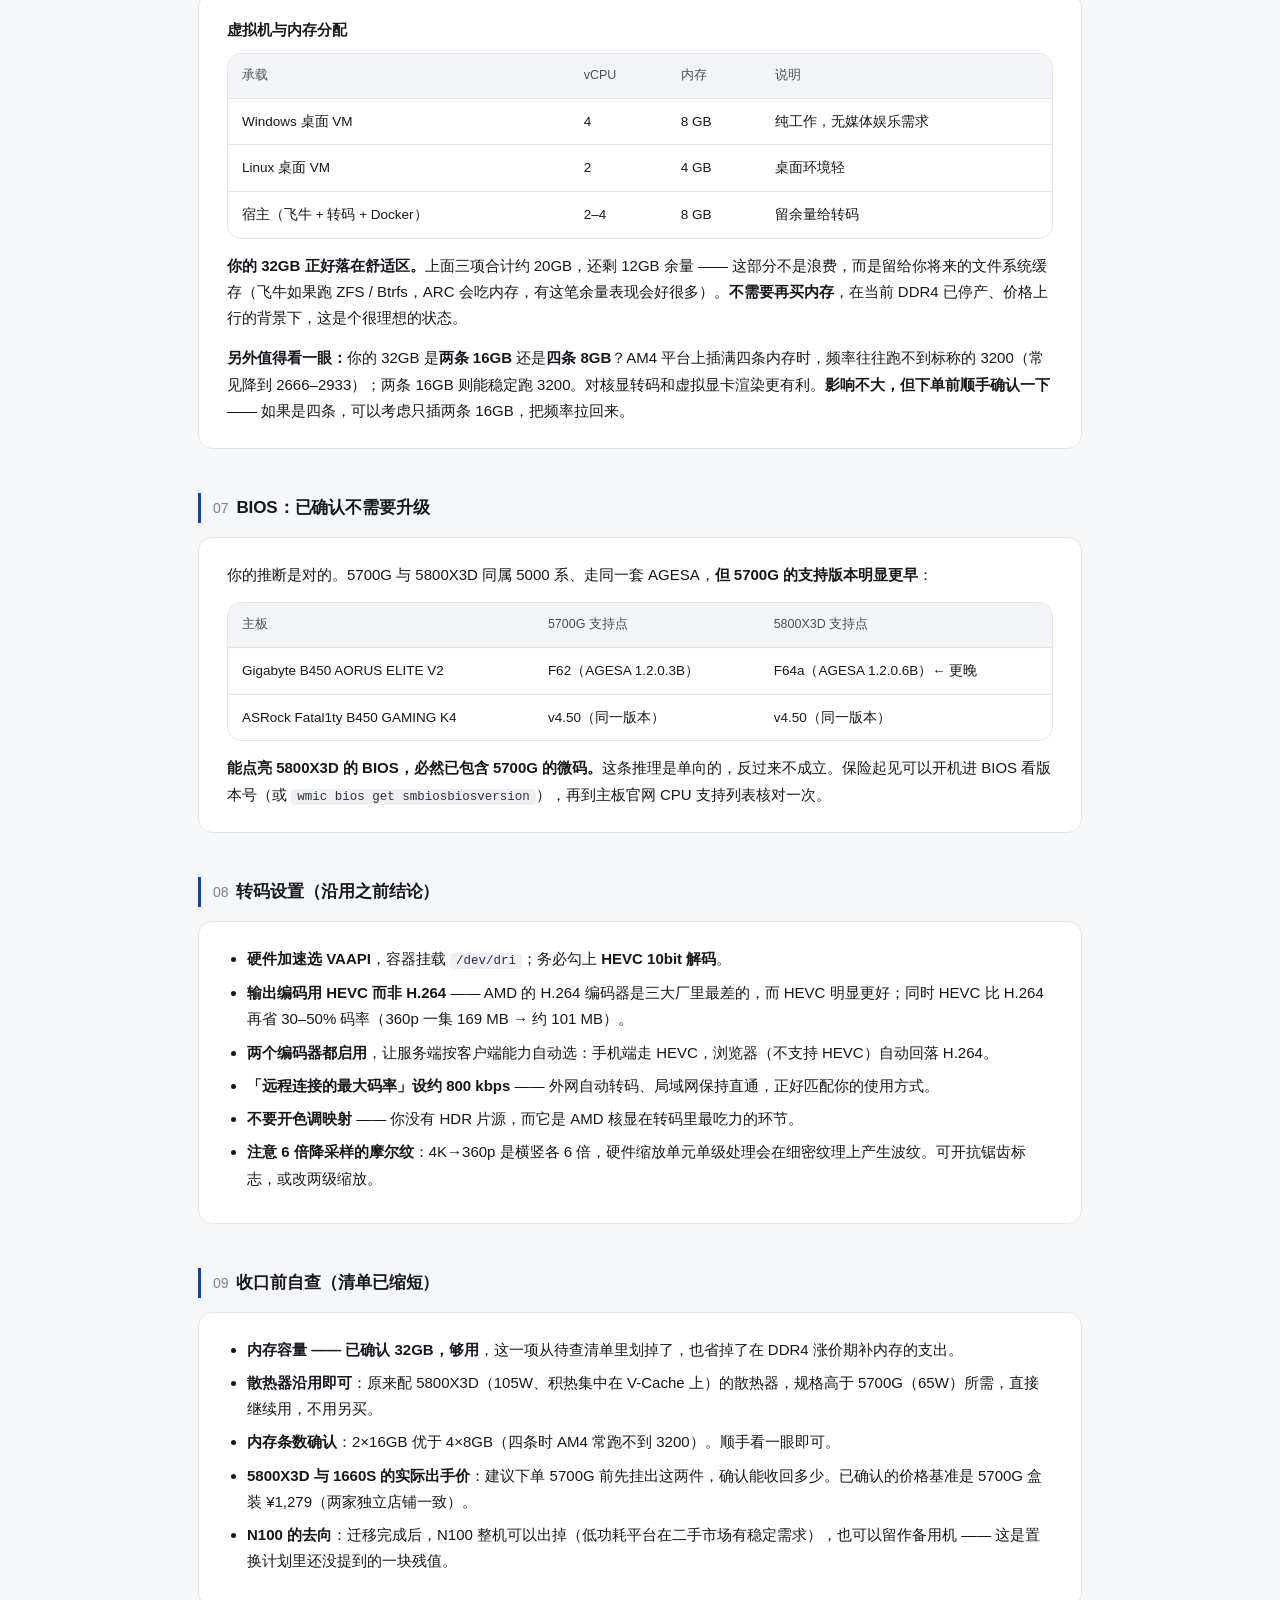
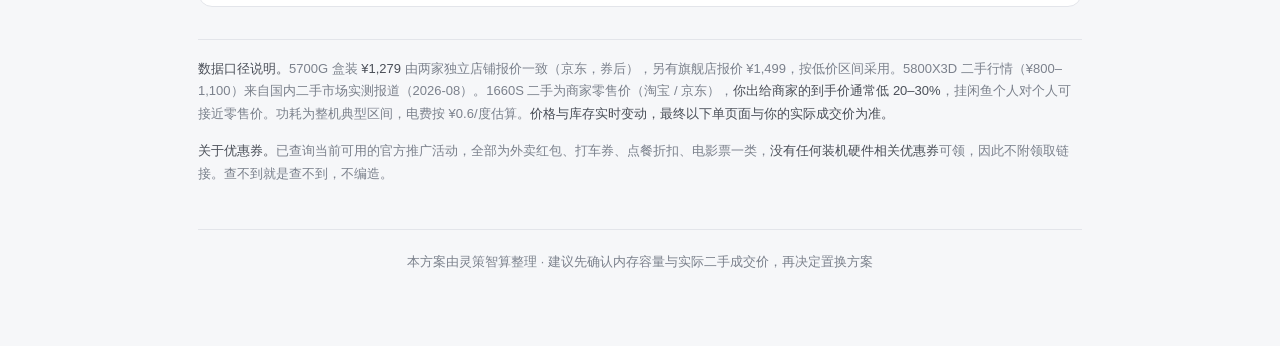
<file: 装机计划/最终方案-5700G接替N100的All-in-One主机.html>
<!DOCTYPE html>
<html lang="zh-CN">
<head>
<meta charset="UTF-8">
<meta name="viewport" content="width=device-width, initial-scale=1.0">
<title>最终方案 · 5700G 接替 N100 的 7×24 All-in-One 主机</title>
<style>
  :root{
    --ink:#16181d;--ink-2:#4a4f58;--ink-3:#7b818c;--line:#e3e5ea;--bg:#f6f7f9;--card:#ffffff;
    --accent:#0A469C;--accent-soft:#eaf1fb;
    --ok:#1D7A54;--ok-soft:#e8f4ee;
    --warn:#9A5B00;--warn-soft:#fdf3e2;
    --stop:#A32D2D;--stop-soft:#fbecec;
  }
  *{box-sizing:border-box;}
  body{margin:0;background:var(--bg);color:var(--ink);
    font-family:-apple-system,BlinkMacSystemFont,"Segoe UI","PingFang SC","Microsoft YaHei",sans-serif;
    font-size:15px;line-height:1.75;-webkit-font-smoothing:antialiased;}
  .wrap{max-width:940px;margin:0 auto;padding:48px 28px 72px;}
  .hero{background:var(--card);border:1px solid var(--line);border-radius:14px;padding:32px 36px;margin-bottom:36px;}
  .kicker{display:inline-block;font-size:12px;letter-spacing:.08em;color:var(--accent);background:var(--accent-soft);border-radius:999px;padding:4px 12px;margin-bottom:16px;}
  h1{font-size:26px;font-weight:600;margin:0 0 10px;letter-spacing:-.01em;}
  .hero p{margin:0;color:var(--ink-2);font-size:14.5px;}
  .meta{margin-top:20px;padding-top:18px;border-top:1px solid var(--line);display:flex;flex-wrap:wrap;gap:28px;font-size:13px;color:var(--ink-3);}
  .meta b{display:block;color:var(--ink);font-weight:500;font-size:14px;margin-top:2px;}

  h2{font-size:17px;font-weight:600;margin:44px 0 14px;padding-left:12px;border-left:3px solid var(--accent);letter-spacing:-.005em;}
  h2 .n{color:var(--ink-3);font-weight:400;font-size:14px;margin-right:8px;}
  h3{font-size:14.5px;font-weight:600;margin:26px 0 10px;}
  p{margin:0 0 14px;}ul{margin:0 0 14px;padding-left:20px;}li{margin-bottom:7px;}
  code{font-family:"SFMono-Regular",Consolas,"Liberation Mono",monospace;font-size:12.5px;background:#eef0f3;border-radius:4px;padding:1px 6px;color:#2c3138;}
  .card{background:var(--card);border:1px solid var(--line);border-radius:14px;padding:24px 28px;margin-bottom:18px;}
  .verdict{border-left:3px solid var(--accent);background:var(--accent-soft);border-radius:0 12px 12px 0;padding:18px 24px;margin:0 0 18px;}
  .verdict strong{color:var(--accent);}
  .alert{border-left:3px solid var(--stop);background:var(--stop-soft);border-radius:0 12px 12px 0;padding:16px 22px;margin:0 0 18px;}
  .alert b{color:var(--stop);}
  .tip{border-left:3px solid var(--ok);background:var(--ok-soft);border-radius:0 12px 12px 0;padding:16px 22px;margin:0 0 18px;}
  .tip b{color:var(--ok);}

  table{width:100%;border-collapse:collapse;font-size:13.5px;margin:0 0 8px;}
  th,td{text-align:left;padding:11px 14px;border-bottom:1px solid var(--line);vertical-align:top;}
  th{background:#f2f4f7;font-weight:500;color:var(--ink-2);font-size:12.5px;}
  tbody tr:last-child td{border-bottom:none;}
  td.num{font-variant-numeric:tabular-nums;white-space:nowrap;}
  .tbl-wrap{background:var(--card);border:1px solid var(--line);border-radius:14px;overflow-x:auto;margin-bottom:18px;}
  .tbl-wrap table{margin:0;min-width:620px;}
  tr.hl td{background:#f7fafd;}

  .yes{color:var(--ok);font-weight:500;}.no{color:var(--stop);font-weight:500;}.mid{color:var(--warn);font-weight:500;}
  .tag{display:inline-block;font-size:11.5px;padding:2px 9px;border-radius:999px;font-weight:500;white-space:nowrap;}
  .tag.ok{background:var(--ok-soft);color:var(--ok);}
  .tag.warn{background:var(--warn-soft);color:var(--warn);}
  .tag.stop{background:var(--stop-soft);color:var(--stop);}
  .tag.info{background:var(--accent-soft);color:var(--accent);}
  .tag.gray{background:#f0f2f5;color:var(--ink-2);}

  .note{font-size:13px;color:var(--ink-3);border-top:1px solid var(--line);margin-top:32px;padding-top:18px;}
  .note b{color:var(--ink-2);font-weight:500;}
  .footer{margin-top:44px;padding-top:22px;border-top:1px solid var(--line);font-size:12.5px;color:var(--ink-3);text-align:center;}
  @media (max-width:640px){
    .wrap{padding:28px 16px 48px;}.hero{padding:24px 20px;}.card{padding:18px 18px;}h1{font-size:22px;}
  }
</style>
</head>
<body>
<div class="wrap">

  <div class="hero">
    <span class="kicker">最终方案 · 7×24 All-in-One</span>
    <h1>5700G 接替 N100：置换方案</h1>
    <p>规划已明确：游戏主机升级后，把换下来的 B450 平台改造成 All-in-One，底层装飞牛 OS，<b>接替现在的 N100 NAS，7×24 永不关机</b>。</p>
    <div class="meta">
      <div>定位<b>7×24 NAS · All-in-One</b></div>
      <div>承载<b>2 台桌面 VM + Docker + 瘦身转码</b></div>
      <div>转码<b>外网观看时 4K/1080p → 360p</b></div>
      <div>替代目标<b>现有 Intel N100 NAS</b></div>
      <div>内存<b>32GB DDR4（已确认）</b></div>
    </div>
  </div>

  <h2><span class="n">01</span>结论：卖掉换下来的两件，买 5700G</h2>

  <div class="verdict">
    <p style="margin:0 0 10px;">「7×24 永不关机」这个前提，让天平明确偏向了 5700G。**不是因为它性能更强，而是因为这是一台要连续跑几年的机器，功耗本身就是选型的第一指标。**</p>
    <p style="margin:0;">而 5800X3D 做 NAS 是典型的<b>资源错配</b> —— 它是 AM4 平台游戏性能的天花板，96MB 3D V-Cache 在 NAS 场景里一点用不上，却要你全年为它的高待机功耗买单。</p>
  </div>

  <h2><span class="n">02</span>决定性数据：待机功耗差了一倍多</h2>

  <div class="tbl-wrap">
    <table>
      <thead><tr><th>平台</th><th>整机待机功耗</th><th>年耗电（7×24）</th><th>年电费</th></tr></thead>
      <tbody>
        <tr><td>Intel N100（现状）</td><td class="num">10 – 15 W</td><td class="num">88 – 131 度</td><td class="num">¥53 – 79</td></tr>
        <tr class="hl"><td><b>R7 5700G（核显，无独显）</b></td><td class="num"><b>20 – 30 W</b></td><td class="num">175 – 263 度</td><td class="num"><b>¥105 – 158</b></td></tr>
        <tr><td>R7 5800X3D + 1660S</td><td class="num">45 – 61 W</td><td class="num">394 – 534 度</td><td class="num">¥237 – 321</td></tr>
      </tbody>
    </table>
  </div>
  <p style="font-size:12.5px;color:var(--ink-3);">功耗为整机实测典型区间（含主板、内存、硬盘），电费按 ¥0.6/度估算。实际受主板供电设计、BIOS 的 C-State / ASPM 设置、硬盘数量影响。</p>

  <p><b>5700G 比 5800X3D + 1660S 每年省约 ¥130 – 165。</b>这个数字本身不惊人，但它是<b>每年重复发生</b>的，而且是一台要连续跑好几年的机器。更重要的是：从 N100 换过来，5700G 只让待机功耗翻一倍，5800X3D 方案则是翻四倍 —— 对一台 NAS 来说，后者已经偏离了「NAS」这个定位。</p>

  <h2><span class="n">03</span>5800X3D 方案还有一处硬伤</h2>

  <div class="alert">
    <p style="margin:0 0 10px;"><b>5800X3D 没有核显，做无头 NAS 必须常驻一张显卡才能点亮。</b>这是一个绕不开的结构性问题，而两条出路都不理想：</p>
    <ul style="margin:0 0 10px;">
      <li><b>插 1660S</b> —— 转码能力确实强（NVENC 第 7 代、8 路会话），但常年多耗 7–15W，多一个机械与电子故障点（风扇、供电），机箱也得留出双槽空间。</li>
      <li><b>插一张低功耗亮机卡</b> —— 功耗下来了，但市面上常见的亮机卡（如 GT 1030）<b>根本没有 NVENC 编码器</b>，转码只能回落到 CPU 软解 4K HEVC —— 那反而更耗电，4K 软解能吃掉好几个核心。</li>
    </ul>
    <p style="margin:0;">换句话说，<b>用 5800X3D 做 NAS，你不是在省一张显卡，而是在被迫选择「高功耗」或「失去硬解」。</b>而 5700G 的核显天生解决这个问题。</p>
  </div>

  <h2><span class="n">04</span>财务账：置换大概率还有结余</h2>

  <div class="tbl-wrap">
    <table>
      <thead><tr><th>项目</th><th>参考金额</th><th>数据来源与口径</th></tr></thead>
      <tbody>
        <tr><td>卖出 5800X3D</td><td class="num yes">+ ¥800 – 1,100</td><td>国内二手市场实测行情（2026-08），AM4 天花板 + 已停产，需求坚挺</td></tr>
        <tr><td>卖出 GTX 1660S</td><td class="num yes">+ ¥600 – 900</td><td>二手商家零售价淘宝 ¥718–888 / 京东 ¥1,087–1,240；<b>出给商家到手通常低 20–30%</b>，挂闲鱼可更高</td></tr>
        <tr><td>买入 R7 5700G（盒装）</td><td class="num no">− ¥1,279</td><td>实时比价中可确认的盒装锚点；散片 / 二手更低</td></tr>
        <tr class="hl"><td><b>净现金流</b></td><td class="num yes"><b>约 + ¥120 – 720</b></td><td>置换大概率不花钱，甚至有余</td></tr>
      </tbody>
    </table>
  </div>

  <div class="tip">
    <p style="margin:0;"><b>为什么 5800X3D 现在特别保值？</b>2026 年的市场背景下，AM4 主板与 DDR4 内存已经停产，同时 DDR5 价格大幅上涨 —— 大量 AM4 老用户选择「换颗 5800X3D 再战几年」而不是整套换到 AM5。这颗 U 是 AM4 的性能天花板，需求被推高了。**把一颗被游戏玩家抢着要的 CPU 拿去做 NAS，等于把它最值钱的那部分能力永久锁死在一个用不到的地方。**</p>
  </div>

  <h2><span class="n">05</span>两方案完整对照</h2>
  <div class="tbl-wrap">
    <table>
      <thead><tr><th>维度</th><th>5700G（核显方案）</th><th>5800X3D + 1660S</th></tr></thead>
      <tbody>
        <tr><td>CPU</td><td>8C/16T · 16MB L3 · 65W</td><td>8C/16T · <b>96MB L3</b> · 105W</td></tr>
        <tr><td>整机待机功耗</td><td class="yes">20 – 30 W</td><td class="no">45 – 61 W</td></tr>
        <tr><td>转码引擎</td><td>Vega 8 · 2–3 路 1080p</td><td class="yes">NVENC 7 代 · 8 路会话</td></tr>
        <tr><td>编码质量</td><td class="mid">较弱，建议输出改用 HEVC</td><td class="yes">优于 Vega 8</td></tr>
        <tr><td>4K HEVC 10bit 硬解</td><td class="yes">支持</td><td class="yes">支持</td></tr>
        <tr><td>是否需要独显</td><td class="yes">不需要</td><td class="no">必须常驻一张才能点亮</td></tr>
        <tr><td>你的实际转码量</td><td class="yes">1–2 路 · 完全覆盖</td><td class="mid">8 路上限用不到，属于过剩</td></tr>
        <tr><td>结构复杂度</td><td class="yes">无独显，故障点少，机箱可紧凑</td><td class="no">多一张卡 + 供电 + 空间</td></tr>
        <tr><td>散热要求</td><td class="yes">65W，原装散热即可</td><td class="no">105W 且积热集中，需塔式</td></tr>
        <tr><td>净支出</td><td class="yes">约 +¥120 – 720（有结余）</td><td class="yes">¥0 采购</td></tr>
        <tr><td>综合</td><td><span class="tag ok">推荐</span></td><td><span class="tag gray">可行但错配</span></td></tr>
      </tbody>
    </table>
  </div>

  <p><b>公平地说，5800X3D + 1660S 也不是没有优势：</b>不用买卖折腾、CPU 多核更强、转码上限高得多。但这三条对你都不成立 —— 你的转码量只有 1–2 路，多核对 2 台轻量桌面 VM + Docker 也是过剩，剩下的只有「省事」这一条。</p>

  <h2><span class="n">06</span>最终配置单</h2>
  <div class="tbl-wrap">
    <table>
      <thead><tr><th>部件</th><th>型号 / 状态</th><th>金额</th><th>要点</th></tr></thead>
      <tbody>
        <tr><td><b>CPU</b></td><td>AMD R7 5700G（盒装）</td><td class="num">−¥1,279</td><td>必须带 G，5700X / 5700 无核显</td></tr>
        <tr><td><b>主板</b></td><td>B450（沿用）</td><td class="num">¥0</td><td><span class="tag ok">确认无需刷 BIOS</span></td></tr>
        <tr><td><b>内存</b></td><td>已有 DDR4 <b>32GB</b></td><td class="num">¥0</td><td><span class="tag ok">已确认够用</span> 无需补充，见下节分配方案</td></tr>
        <tr><td><b>显卡</b></td><td>1660S 卖出，不装机</td><td class="num">+¥600–900</td><td>核显已覆盖全部需求</td></tr>
        <tr><td><b>散热</b></td><td>利民 AXP90-X47（下压式）</td><td class="num">−¥169</td><td>5700G 65W，余量充足</td></tr>
        <tr><td><b>机箱</b></td><td>乔思伯 C6（15.9L）</td><td class="num">−¥169–179</td><td><span class="tag warn">先量主板尺寸</span> 详见另份机箱专项</td></tr>
        <tr><td><b>机箱风扇</b></td><td>2× 12cm 低转速</td><td class="num">−¥40–80</td><td>底部进风 + 顶部出风</td></tr>
        <tr><td><b>电源</b></td><td>沿用现有 ATX 450W</td><td class="num">¥0</td><td>整机峰值约 200W，够用</td></tr>
        <tr class="hl"><td colspan="2"><b>合计</b></td><td class="num"><b>约 −¥260 – +¥340</b></td><td>含机箱散热后基本持平</td></tr>
      </tbody>
    </table>
  </div>

  <div class="card">
    <h3 style="margin-top:0;">虚拟机与内存分配</h3>
    <div class="tbl-wrap" style="margin-bottom:14px;">
      <table style="min-width:auto;">
        <thead><tr><th>承载</th><th>vCPU</th><th>内存</th><th>说明</th></tr></thead>
        <tbody>
          <tr><td>Windows 桌面 VM</td><td class="num">4</td><td class="num">8 GB</td><td>纯工作，无媒体娱乐需求</td></tr>
          <tr><td>Linux 桌面 VM</td><td class="num">2</td><td class="num">4 GB</td><td>桌面环境轻</td></tr>
          <tr><td>宿主（飞牛 + 转码 + Docker）</td><td class="num">2–4</td><td class="num">8 GB</td><td>留余量给转码</td></tr>
        </tbody>
      </table>
    </div>
    <p><b>你的 32GB 正好落在舒适区。</b>上面三项合计约 20GB，还剩 12GB 余量 —— 这部分不是浪费，而是留给你将来的文件系统缓存（飞牛如果跑 ZFS / Btrfs，ARC 会吃内存，有这笔余量表现会好很多）。<b>不需要再买内存</b>，在当前 DDR4 已停产、价格上行的背景下，这是个很理想的状态。</p>
    <p style="margin-bottom:0;"><b>另外值得看一眼：</b>你的 32GB 是<b>两条 16GB</b> 还是<b>四条 8GB</b>？AM4 平台上插满四条内存时，频率往往跑不到标称的 3200（常见降到 2666–2933）；两条 16GB 则能稳定跑 3200。对核显转码和虚拟显卡渲染更有利。<b>影响不大，但下单前顺手确认一下</b> —— 如果是四条，可以考虑只插两条 16GB，把频率拉回来。</p>
  </div>

  <h2><span class="n">07</span>BIOS：已确认不需要升级</h2>
  <div class="card">
    <p>你的推断是对的。5700G 与 5800X3D 同属 5000 系、走同一套 AGESA，<b>但 5700G 的支持版本明显更早</b>：</p>
    <div class="tbl-wrap" style="margin-bottom:14px;">
      <table style="min-width:auto;">
        <thead><tr><th>主板</th><th>5700G 支持点</th><th>5800X3D 支持点</th></tr></thead>
        <tbody>
          <tr><td>Gigabyte B450 AORUS ELITE V2</td><td>F62（AGESA 1.2.0.3B）</td><td>F64a（AGESA 1.2.0.6B）← 更晚</td></tr>
          <tr><td>ASRock Fatal1ty B450 GAMING K4</td><td>v4.50（同一版本）</td><td>v4.50（同一版本）</td></tr>
        </tbody>
      </table>
    </div>
    <p style="margin-bottom:0;"><b>能点亮 5800X3D 的 BIOS，必然已包含 5700G 的微码。</b>这条推理是单向的，反过来不成立。保险起见可以开机进 BIOS 看版本号（或 <code>wmic bios get smbiosbiosversion</code>），再到主板官网 CPU 支持列表核对一次。</p>
  </div>

  <h2><span class="n">08</span>转码设置（沿用之前结论）</h2>
  <div class="card">
    <ul style="margin-bottom:0;">
      <li><b>硬件加速选 VAAPI</b>，容器挂载 <code>/dev/dri</code>；务必勾上 <b>HEVC 10bit 解码</b>。</li>
      <li><b>输出编码用 HEVC 而非 H.264</b> —— AMD 的 H.264 编码器是三大厂里最差的，而 HEVC 明显更好；同时 HEVC 比 H.264 再省 30–50% 码率（360p 一集 169 MB → 约 101 MB）。</li>
      <li><b>两个编码器都启用</b>，让服务端按客户端能力自动选：手机端走 HEVC，浏览器（不支持 HEVC）自动回落 H.264。</li>
      <li><b>「远程连接的最大码率」设约 800 kbps</b> —— 外网自动转码、局域网保持直通，正好匹配你的使用方式。</li>
      <li><b>不要开色调映射</b> —— 你没有 HDR 片源，而它是 AMD 核显在转码里最吃力的环节。</li>
      <li><b>注意 6 倍降采样的摩尔纹</b>：4K→360p 是横竖各 6 倍，硬件缩放单元单级处理会在细密纹理上产生波纹。可开抗锯齿标志，或改两级缩放。</li>
    </ul>
  </div>

  <h2><span class="n">09</span>收口前自查（清单已缩短）</h2>
  <div class="card">
    <ul style="margin-bottom:0;">
      <li><b>内存容量 —— 已确认 32GB，够用</b>，这一项从待查清单里划掉了，也省掉了在 DDR4 涨价期补内存的支出。</li>
      <li><b>散热器沿用即可</b>：原来配 5800X3D（105W、积热集中在 V-Cache 上）的散热器，规格高于 5700G（65W）所需，直接继续用，不用另买。</li>
      <li><b>内存条数确认</b>：2×16GB 优于 4×8GB（四条时 AM4 常跑不到 3200）。顺手看一眼即可。</li>
      <li><b>5800X3D 与 1660S 的实际出手价</b>：建议下单 5700G 前先挂出这两件，确认能收回多少。已确认的价格基准是 5700G 盒装 ¥1,279（两家独立店铺一致）。</li>
      <li><b>N100 的去向</b>：迁移完成后，N100 整机可以出掉（低功耗平台在二手市场有稳定需求），也可以留作备用机 —— 这是置换计划里还没提到的一块残值。</li>
    </ul>
  </div>

  <div class="note">
    <p><b>数据口径说明。</b>5700G 盒装 <b>¥1,279</b> 由两家独立店铺报价一致（京东，券后），另有旗舰店报价 ¥1,499，按低价区间采用。5800X3D 二手行情（¥800–1,100）来自国内二手市场实测报道（2026-08）。1660S 二手为商家零售价（淘宝 / 京东），<b>你出给商家的到手价通常低 20–30%</b>，挂闲鱼个人对个人可接近零售价。功耗为整机典型区间，电费按 ¥0.6/度估算。<b>价格与库存实时变动，最终以下单页面与你的实际成交价为准。</b></p>
    <p style="margin-bottom:0;"><b>关于优惠券。</b>已查询当前可用的官方推广活动，全部为外卖红包、打车券、点餐折扣、电影票一类，<b>没有任何装机硬件相关优惠券</b>可领，因此不附领取链接。查不到就是查不到，不编造。</p>
  </div>

  <div class="footer">
    本方案由灵策智算整理 · 建议先确认内存容量与实际二手成交价，再决定置换方案
  </div>

</div>
</body>
</html>
</file>
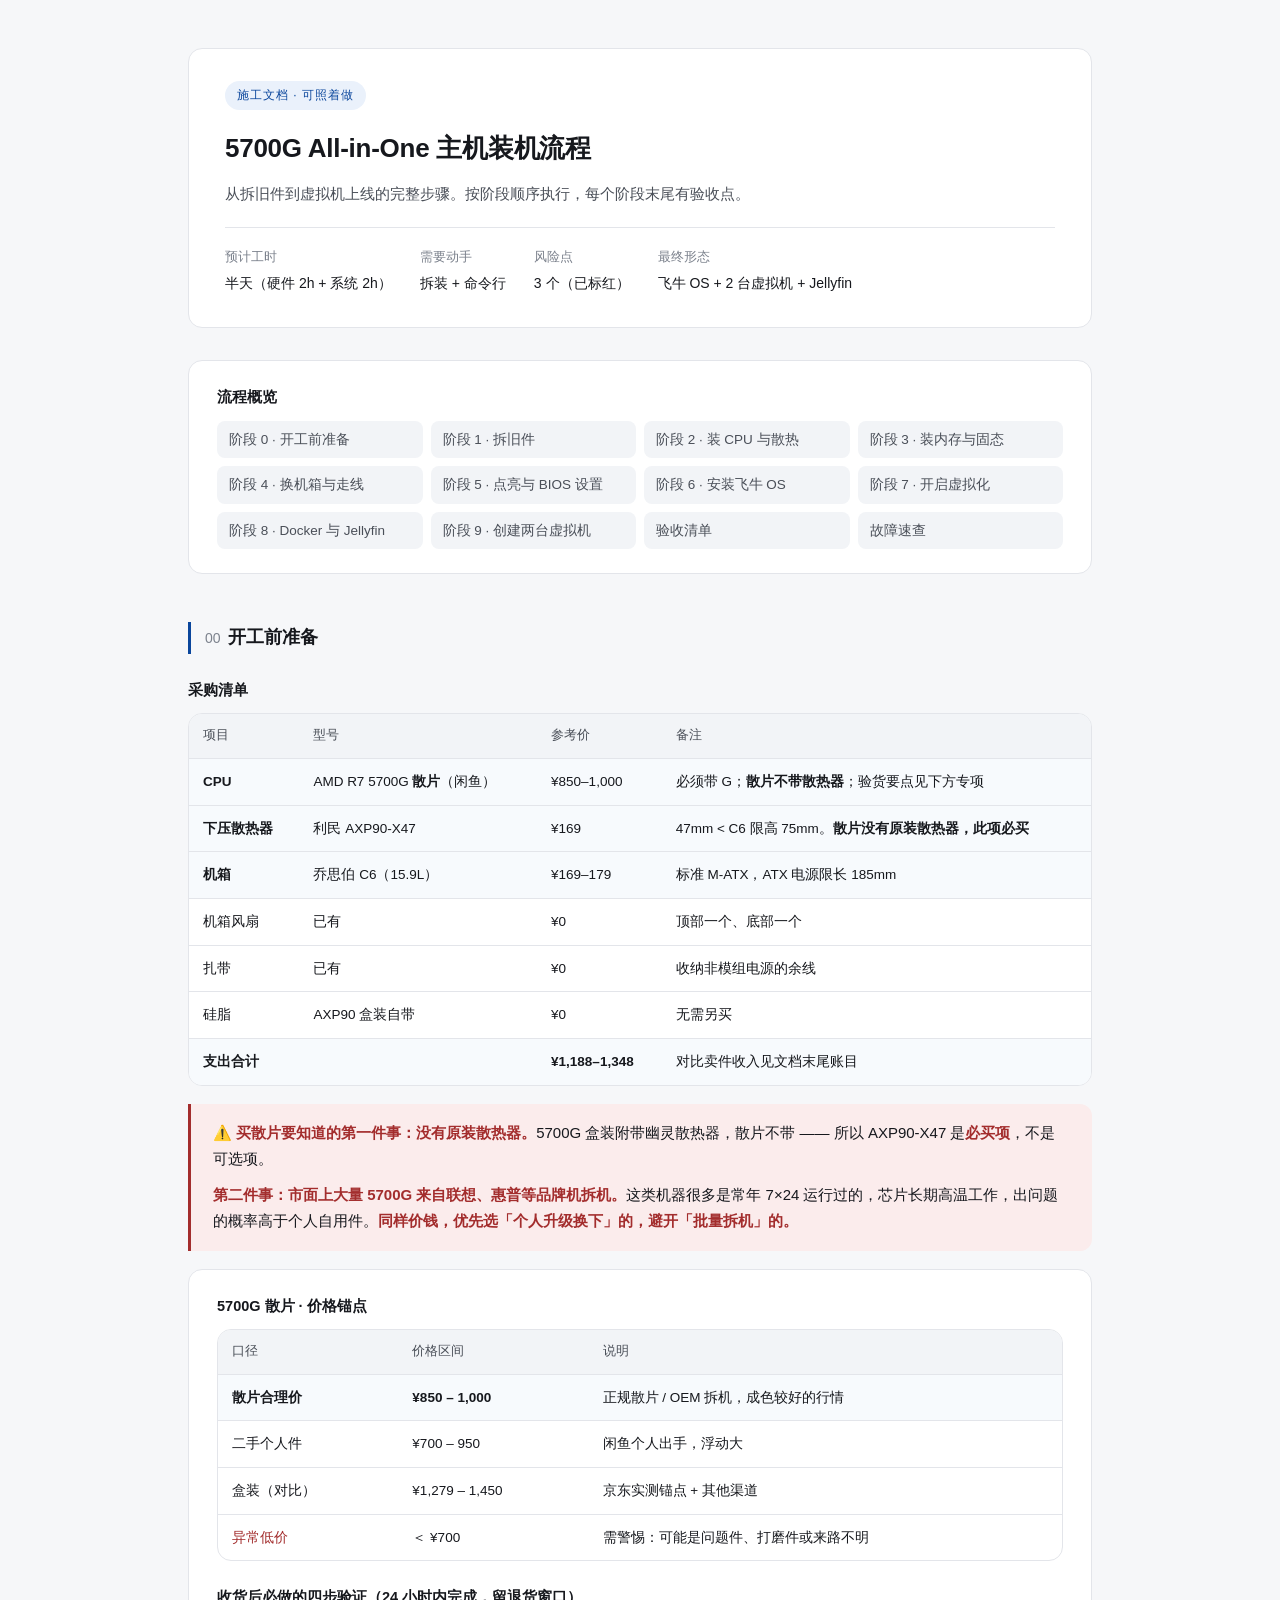
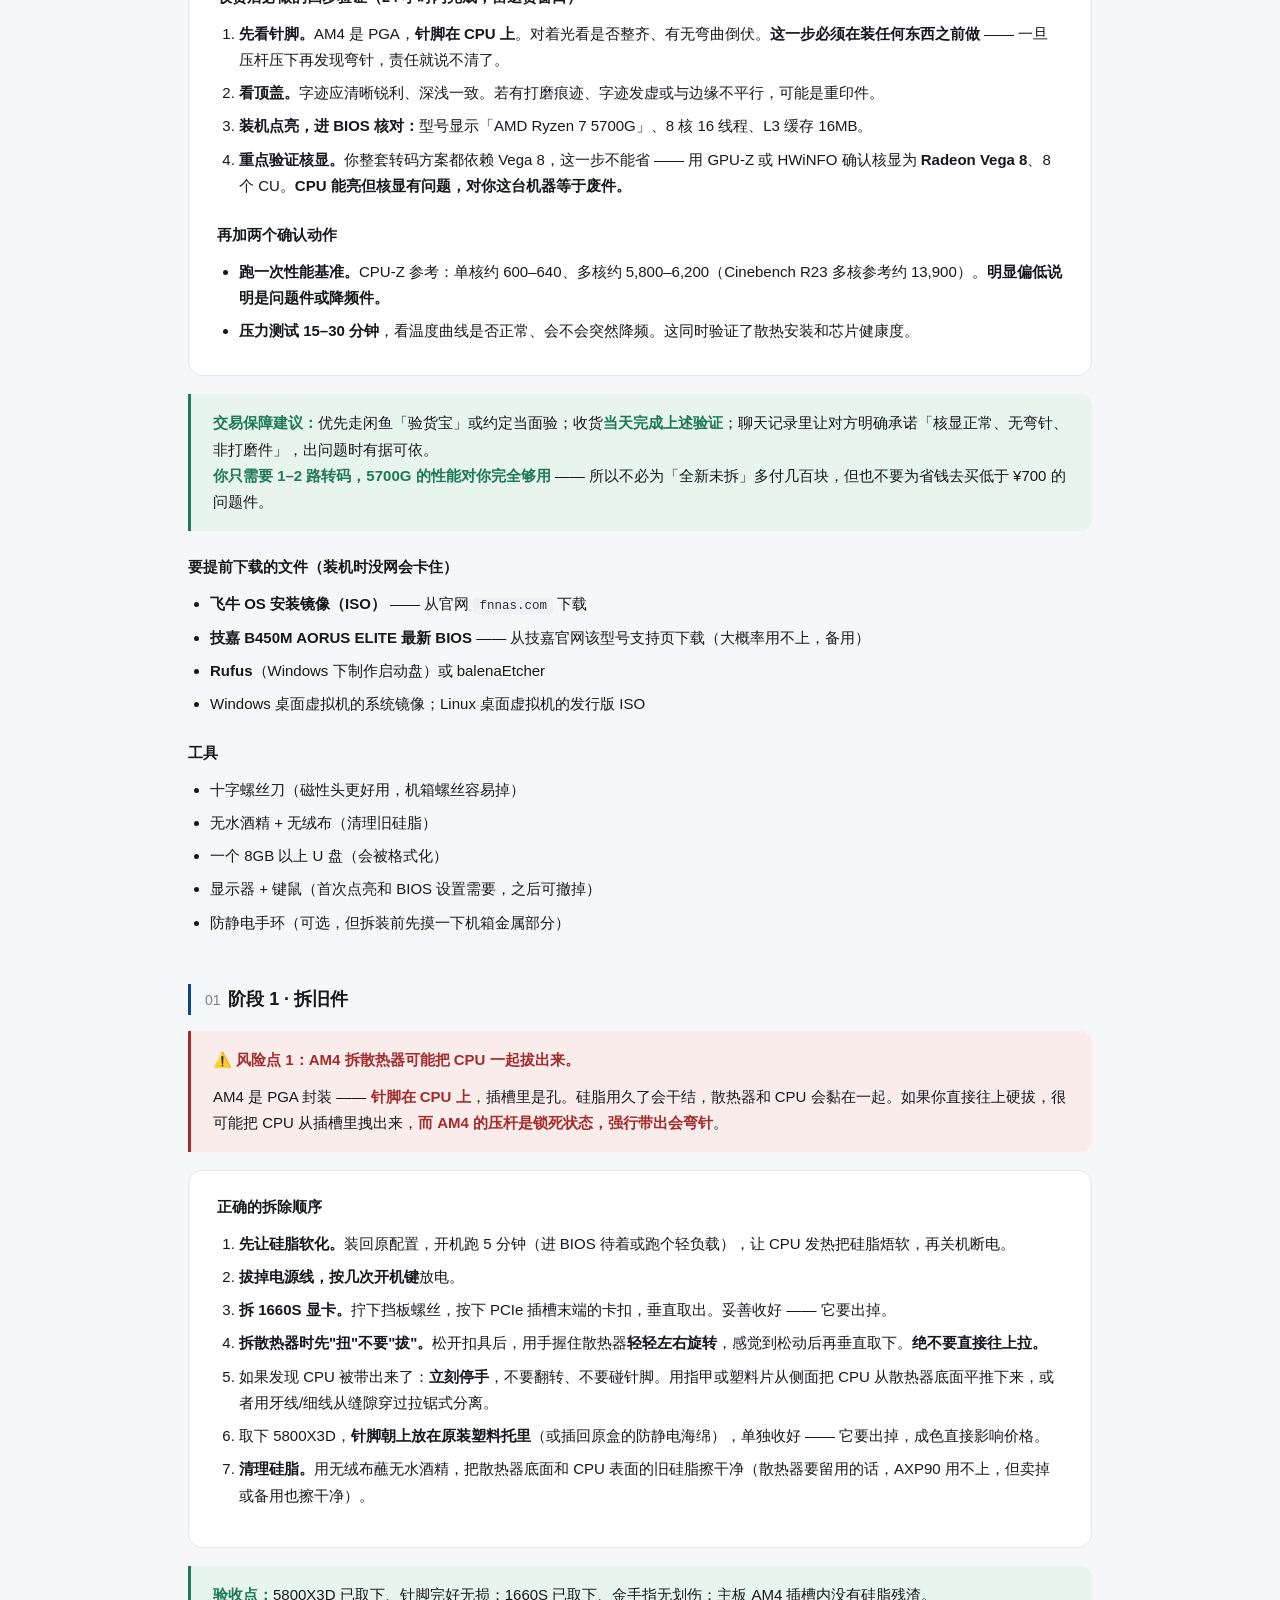
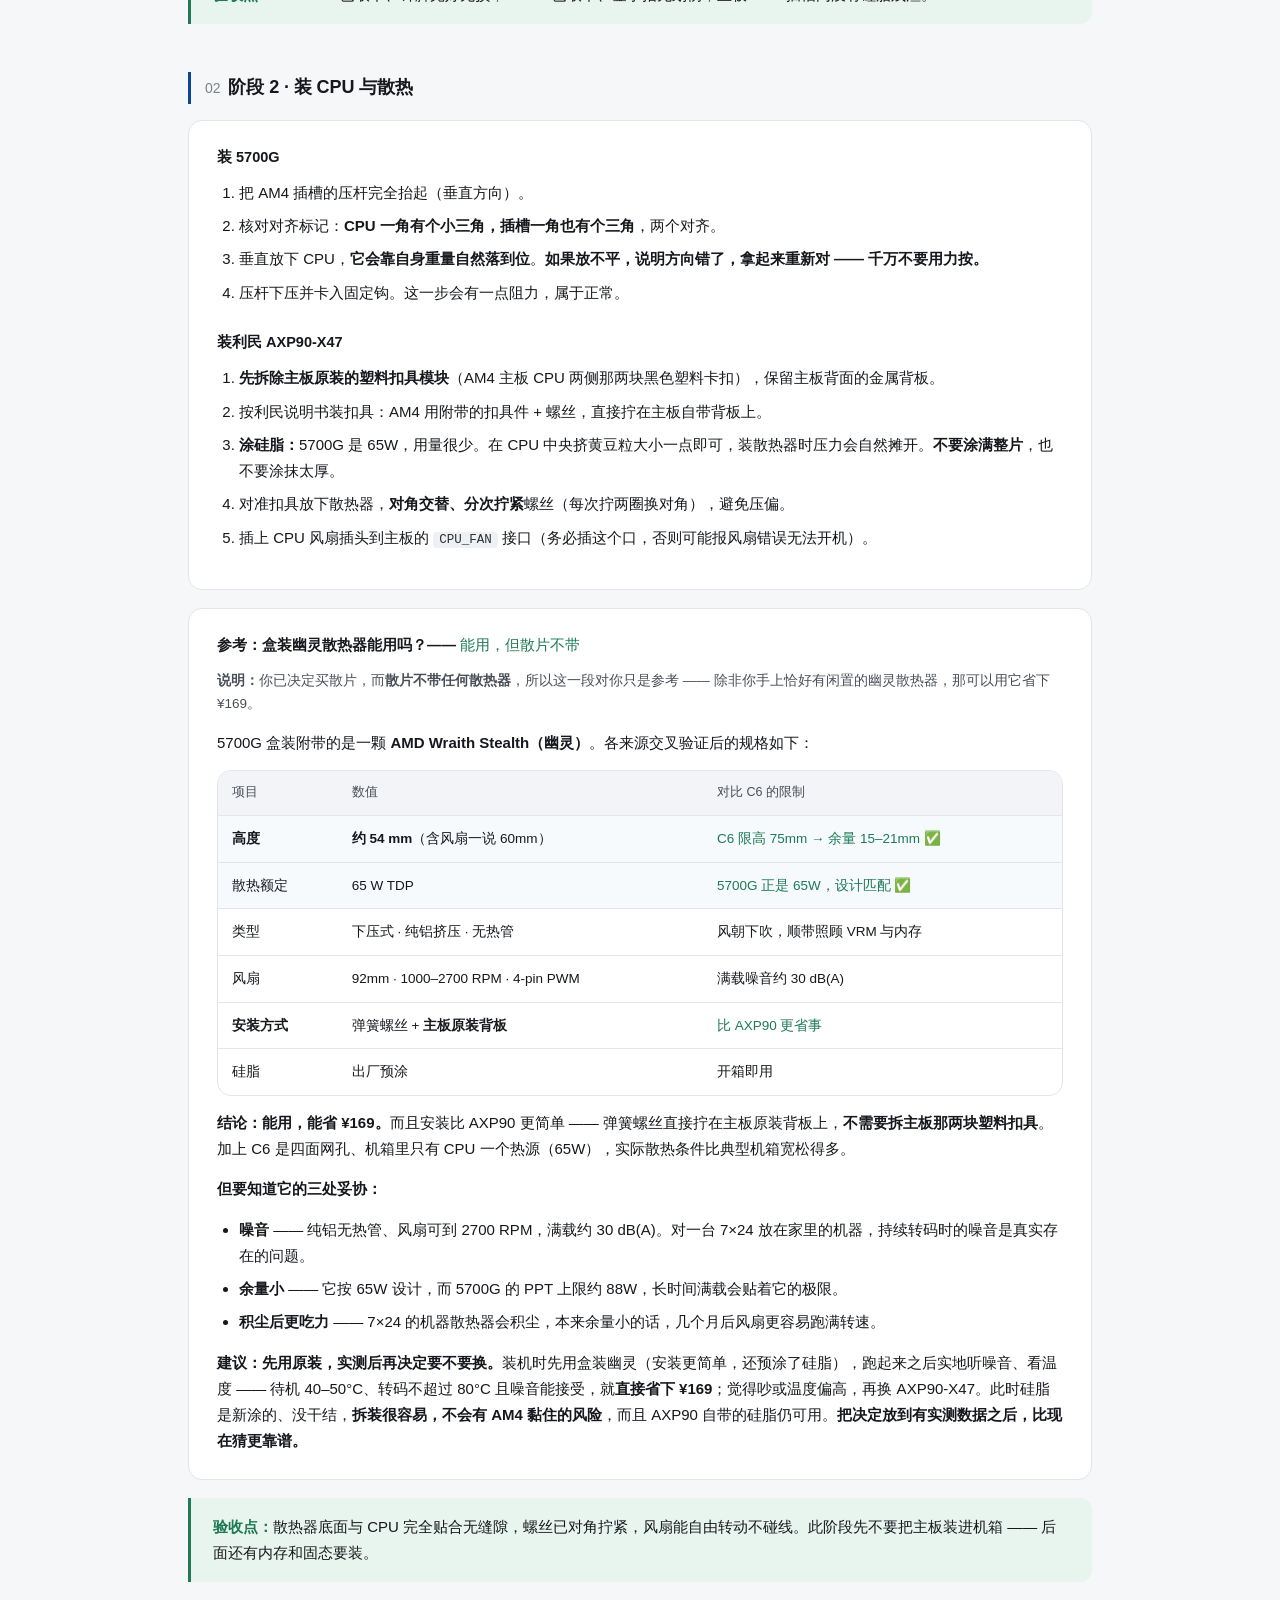
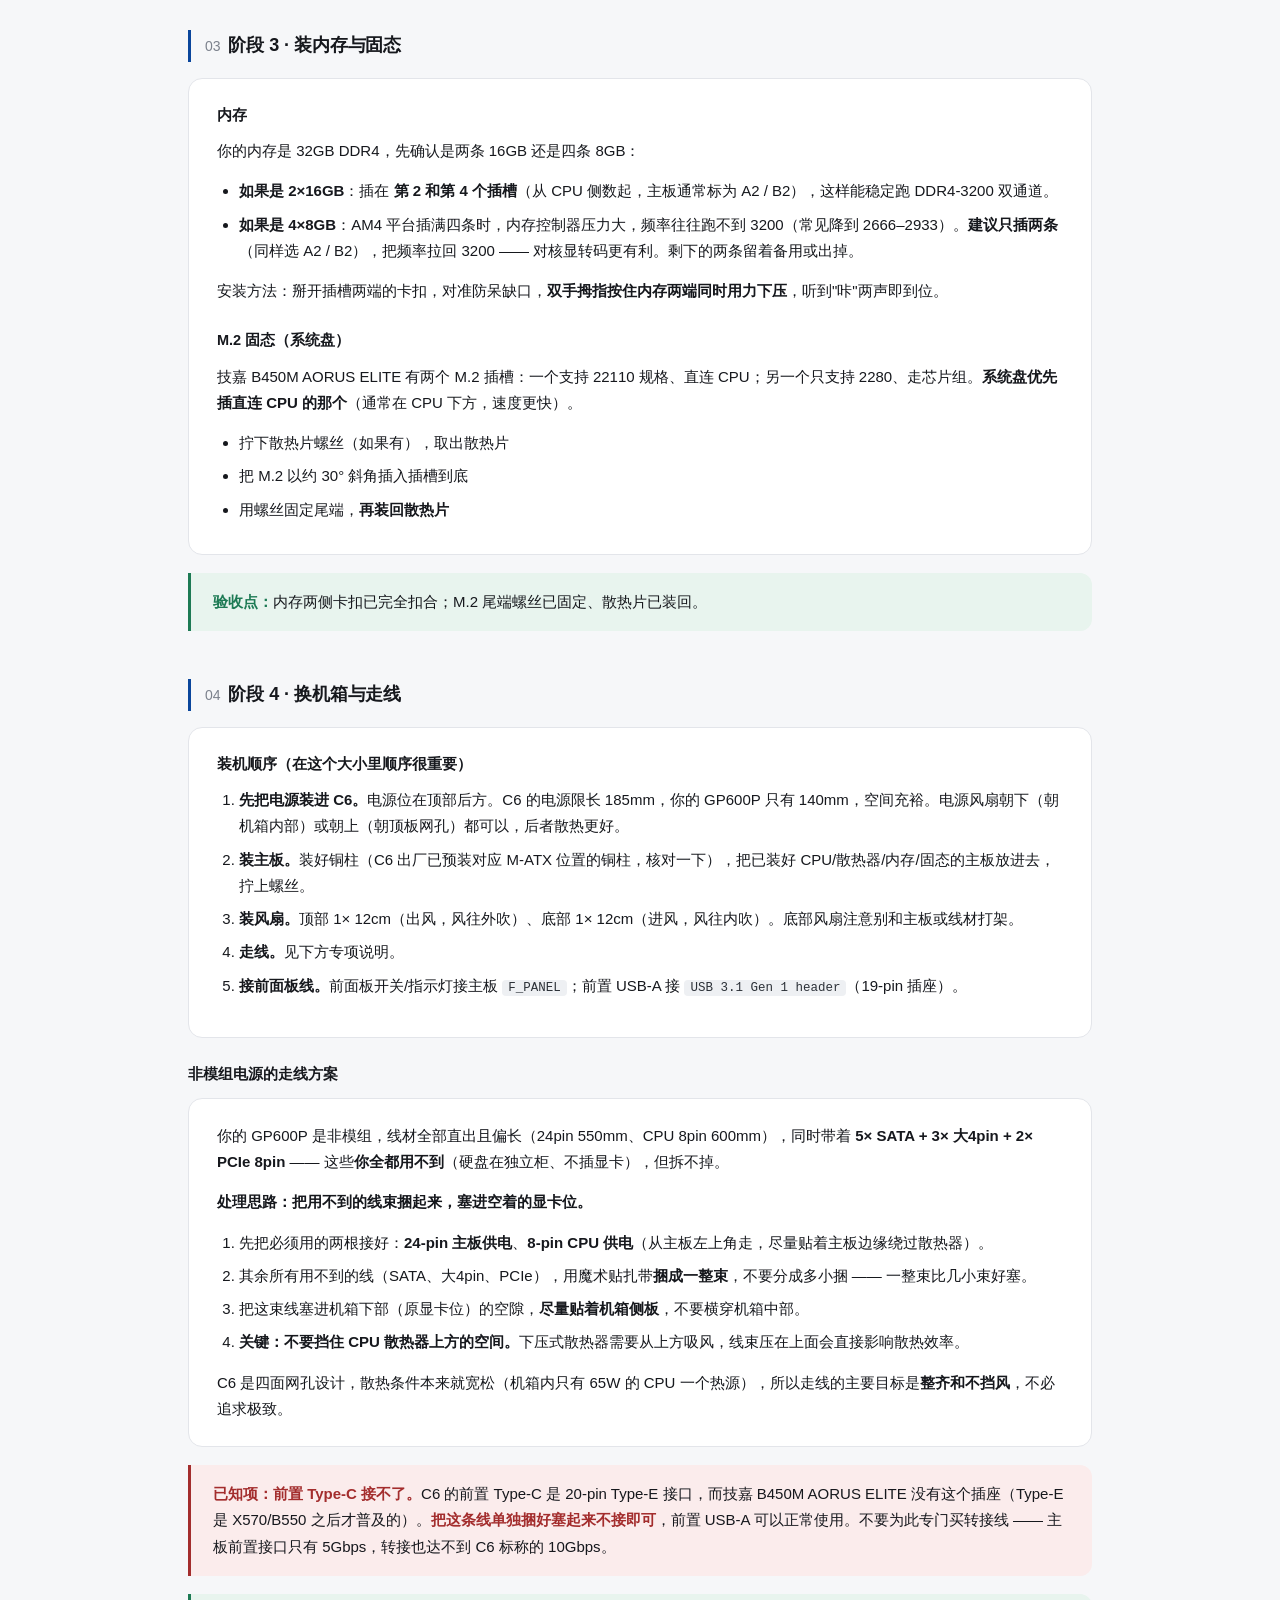
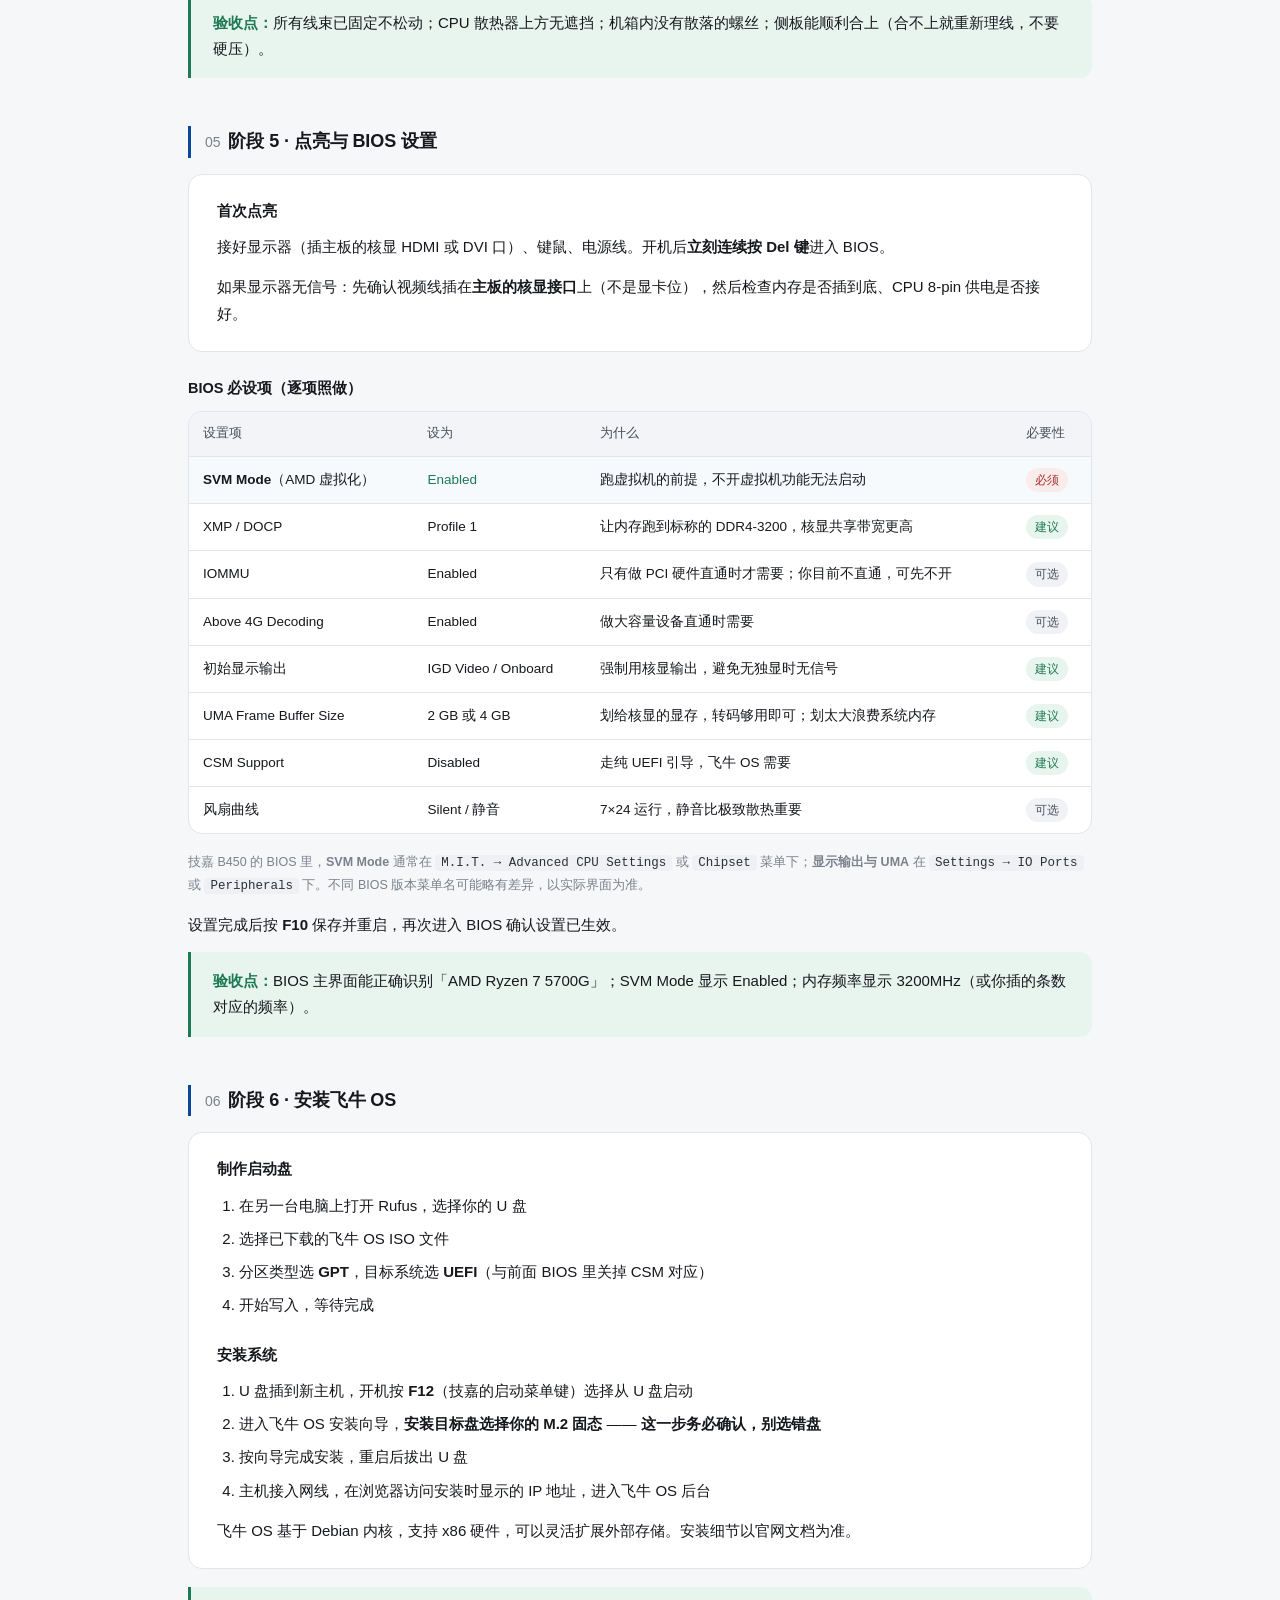
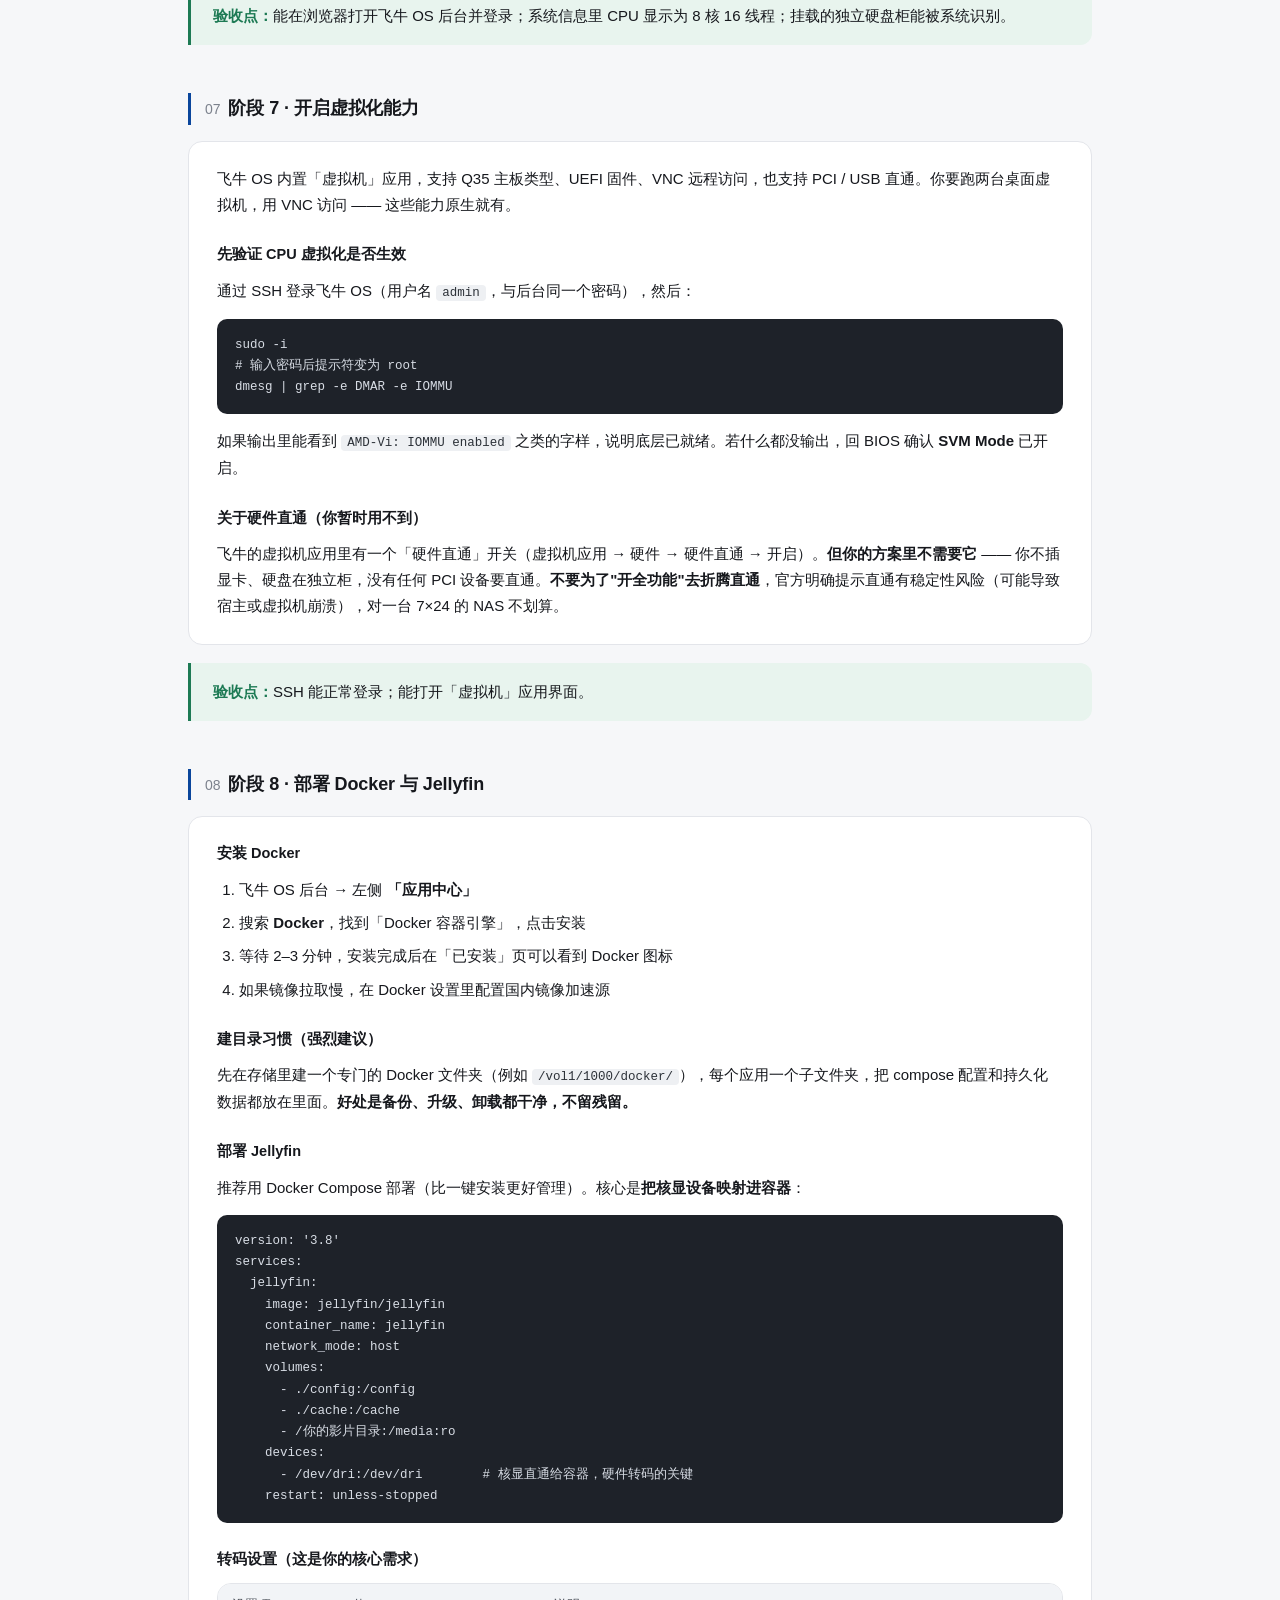
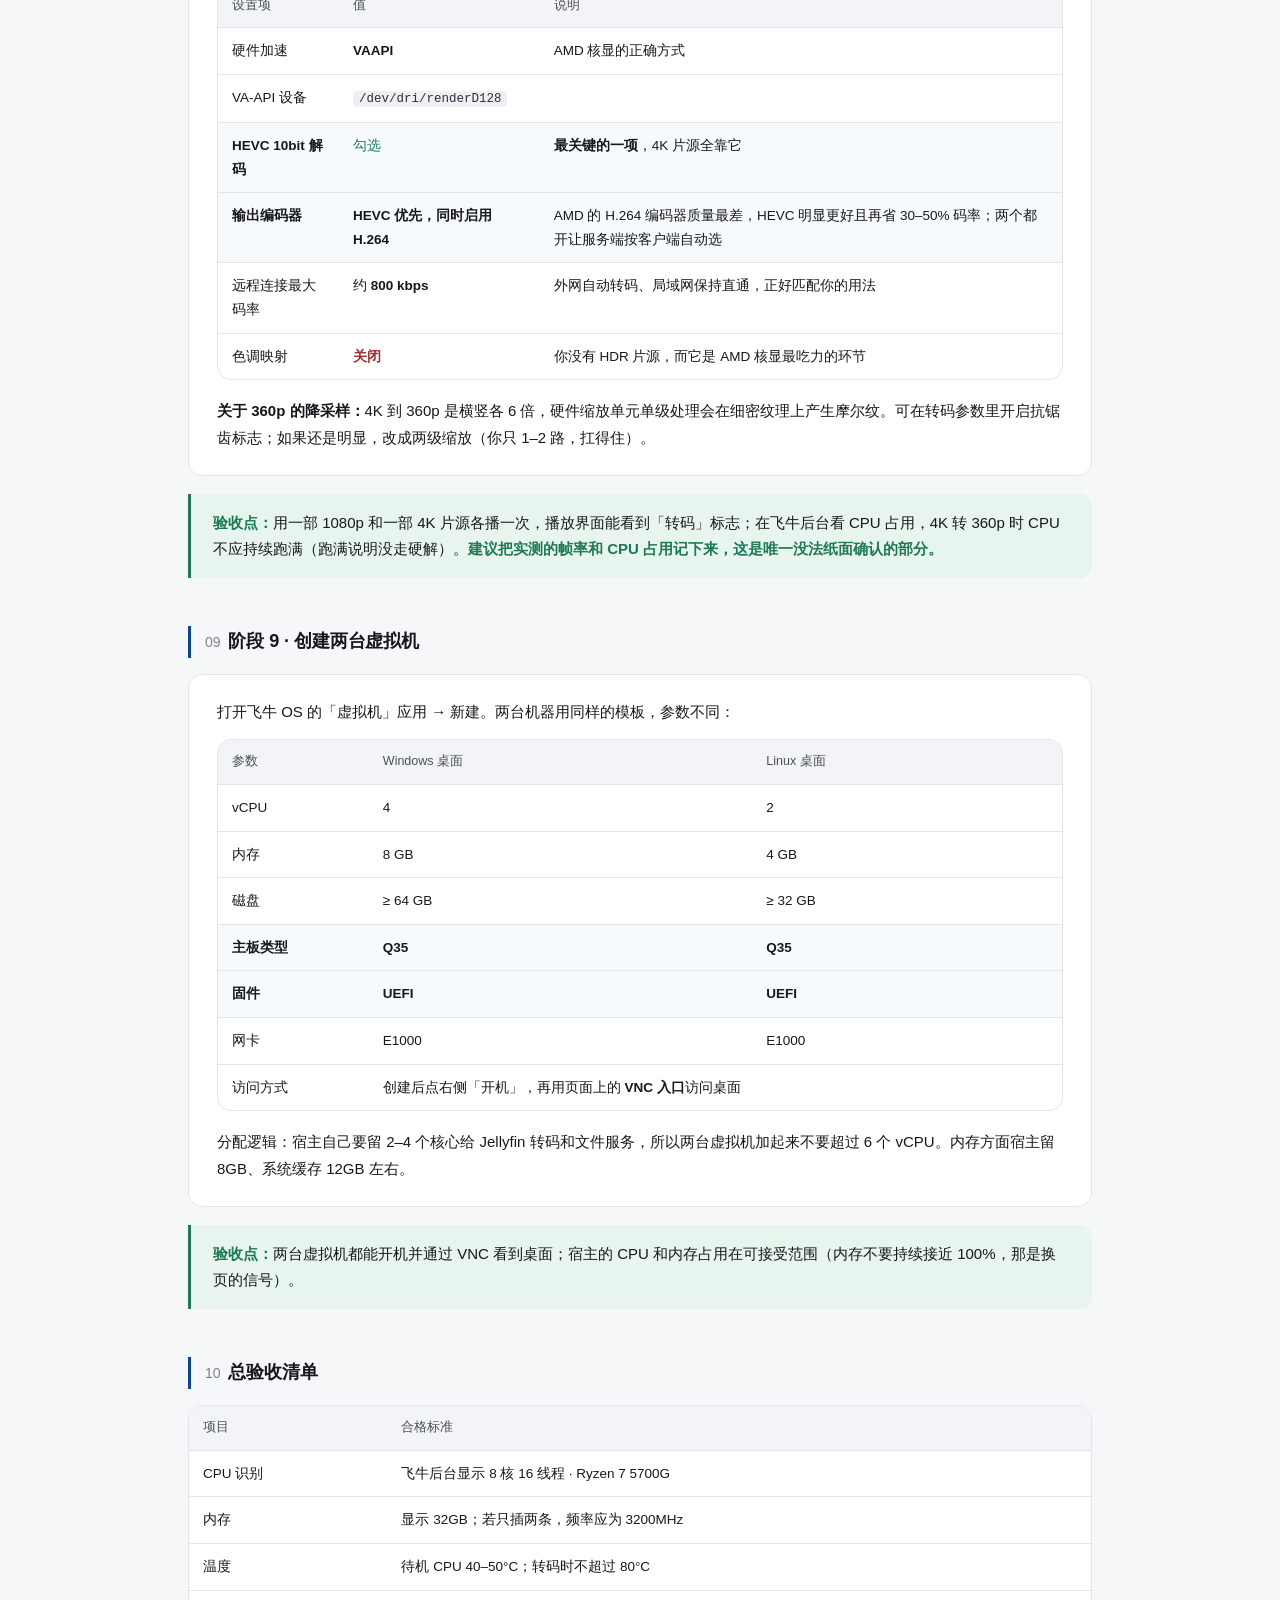
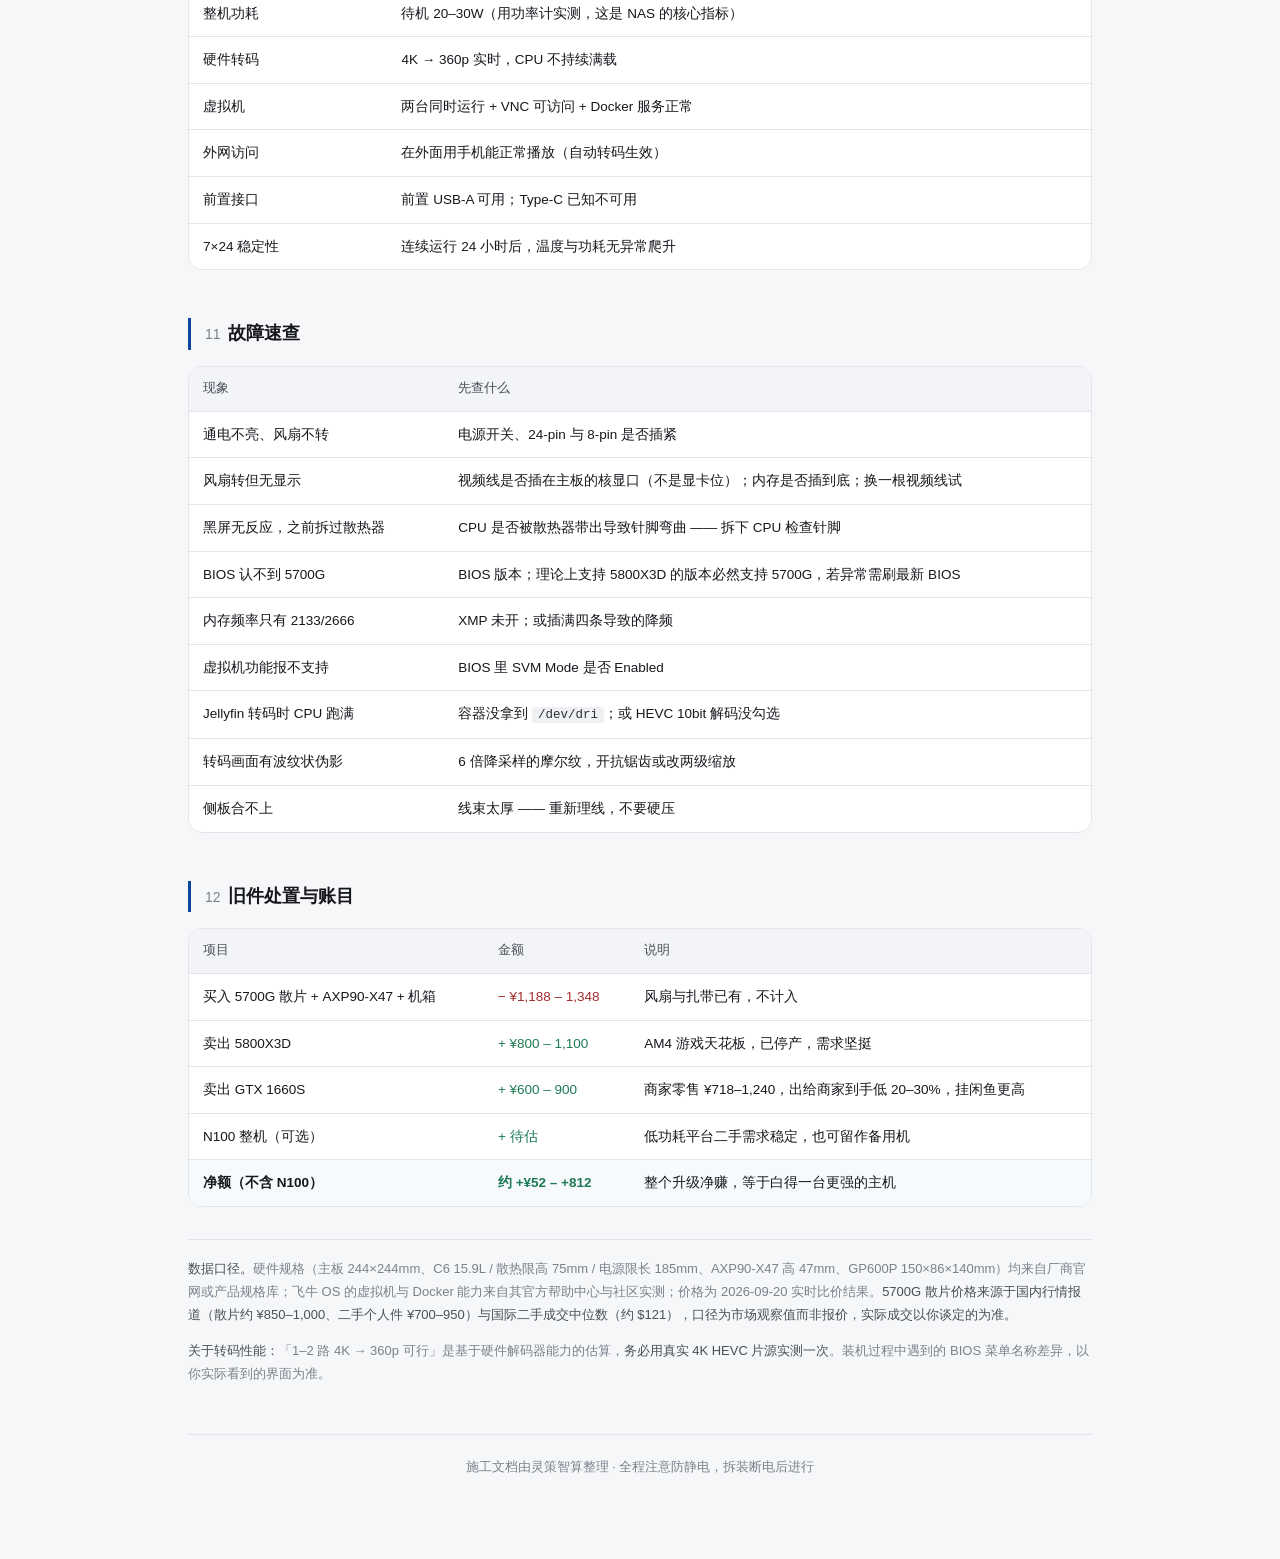
<file: 装机计划/装机施工文档-5700G-All-in-One.html>
<!DOCTYPE html>
<html lang="zh-CN">
<head>
<meta charset="UTF-8">
<meta name="viewport" content="width=device-width, initial-scale=1.0">
<title>装机施工文档 · 5700G All-in-One 主机</title>
<style>
  :root{
    --ink:#16181d;--ink-2:#4a4f58;--ink-3:#7b818c;--line:#e3e5ea;--bg:#f6f7f9;--card:#ffffff;
    --accent:#0A469C;--accent-soft:#eaf1fb;
    --ok:#1D7A54;--ok-soft:#e8f4ee;
    --warn:#9A5B00;--warn-soft:#fdf3e2;
    --stop:#A32D2D;--stop-soft:#fbecec;
  }
  *{box-sizing:border-box;}
  body{margin:0;background:var(--bg);color:var(--ink);
    font-family:-apple-system,BlinkMacSystemFont,"Segoe UI","PingFang SC","Microsoft YaHei",sans-serif;
    font-size:15px;line-height:1.75;-webkit-font-smoothing:antialiased;}
  .wrap{max-width:960px;margin:0 auto;padding:48px 28px 80px;}
  .hero{background:var(--card);border:1px solid var(--line);border-radius:14px;padding:32px 36px;margin-bottom:32px;}
  .kicker{display:inline-block;font-size:12px;letter-spacing:.08em;color:var(--accent);background:var(--accent-soft);border-radius:999px;padding:4px 12px;margin-bottom:16px;}
  h1{font-size:26px;font-weight:600;margin:0 0 10px;letter-spacing:-.01em;}
  .hero p{margin:0;color:var(--ink-2);font-size:14.5px;}
  .meta{margin-top:20px;padding-top:18px;border-top:1px solid var(--line);display:flex;flex-wrap:wrap;gap:28px;font-size:13px;color:var(--ink-3);}
  .meta b{display:block;color:var(--ink);font-weight:500;font-size:14px;margin-top:2px;}

  h2{font-size:18px;font-weight:600;margin:48px 0 16px;padding-left:14px;border-left:3px solid var(--accent);letter-spacing:-.005em;}
  h2 .n{color:var(--ink-3);font-weight:400;font-size:14px;margin-right:8px;}
  h3{font-size:14.5px;font-weight:600;margin:24px 0 10px;}
  p{margin:0 0 14px;}ul,ol{margin:0 0 14px;padding-left:22px;}li{margin-bottom:7px;}
  code{font-family:"SFMono-Regular",Consolas,"Liberation Mono",monospace;font-size:12.5px;background:#eef0f3;border-radius:4px;padding:1px 6px;color:#2c3138;}
  pre{background:#1e2229;color:#d8dde5;border-radius:10px;padding:16px 18px;overflow-x:auto;font-size:12.5px;line-height:1.7;margin:0 0 14px;
      font-family:"SFMono-Regular",Consolas,"Liberation Mono",monospace;}
  pre code{background:none;color:inherit;padding:0;}
  .card{background:var(--card);border:1px solid var(--line);border-radius:14px;padding:24px 28px;margin-bottom:18px;}
  .verdict{border-left:3px solid var(--accent);background:var(--accent-soft);border-radius:0 12px 12px 0;padding:18px 24px;margin:0 0 18px;}
  .verdict strong{color:var(--accent);}
  .alert{border-left:3px solid var(--stop);background:var(--stop-soft);border-radius:0 12px 12px 0;padding:16px 22px;margin:0 0 18px;}
  .alert b{color:var(--stop);}
  .tip{border-left:3px solid var(--ok);background:var(--ok-soft);border-radius:0 12px 12px 0;padding:16px 22px;margin:0 0 18px;}
  .tip b{color:var(--ok);}

  table{width:100%;border-collapse:collapse;font-size:13.5px;margin:0 0 8px;}
  th,td{text-align:left;padding:11px 14px;border-bottom:1px solid var(--line);vertical-align:top;}
  th{background:#f2f4f7;font-weight:500;color:var(--ink-2);font-size:12.5px;}
  tbody tr:last-child td{border-bottom:none;}
  td.num{font-variant-numeric:tabular-nums;white-space:nowrap;}
  .tbl-wrap{background:var(--card);border:1px solid var(--line);border-radius:14px;overflow-x:auto;margin-bottom:18px;}
  .tbl-wrap table{margin:0;min-width:600px;}
  tr.hl td{background:#f7fafd;}

  .yes{color:var(--ok);font-weight:500;}.no{color:var(--stop);font-weight:500;}.mid{color:var(--warn);font-weight:500;}
  .tag{display:inline-block;font-size:11.5px;padding:2px 9px;border-radius:999px;font-weight:500;white-space:nowrap;}
  .tag.ok{background:var(--ok-soft);color:var(--ok);}
  .tag.warn{background:var(--warn-soft);color:var(--warn);}
  .tag.stop{background:var(--stop-soft);color:var(--stop);}
  .tag.info{background:var(--accent-soft);color:var(--accent);}
  .tag.gray{background:#f0f2f5;color:var(--ink-2);}

  .note{font-size:13px;color:var(--ink-3);border-top:1px solid var(--line);margin-top:32px;padding-top:18px;}
  .note b{color:var(--ink-2);font-weight:500;}
  .footer{margin-top:48px;padding-top:22px;border-top:1px solid var(--line);font-size:12.5px;color:var(--ink-3);text-align:center;}
  .toc{display:grid;grid-template-columns:repeat(auto-fit,minmax(200px,1fr));gap:8px;font-size:13.5px;}
  .toc a{color:var(--ink-2);text-decoration:none;padding:7px 12px;border-radius:8px;background:var(--color-background-secondary,#f2f4f7);display:block;}
  .toc a:hover{color:var(--accent);}
  @media (max-width:640px){
    .wrap{padding:28px 16px 56px;}.hero{padding:24px 20px;}.card{padding:18px 18px;}h1{font-size:22px;}
  }
</style>
</head>
<body>
<div class="wrap">

  <div class="hero">
    <span class="kicker">施工文档 · 可照着做</span>
    <h1>5700G All-in-One 主机装机流程</h1>
    <p>从拆旧件到虚拟机上线的完整步骤。按阶段顺序执行，每个阶段末尾有验收点。</p>
    <div class="meta">
      <div>预计工时<b>半天（硬件 2h + 系统 2h）</b></div>
      <div>需要动手<b>拆装 + 命令行</b></div>
      <div>风险点<b>3 个（已标红）</b></div>
      <div>最终形态<b>飞牛 OS + 2 台虚拟机 + Jellyfin</b></div>
    </div>
  </div>

  <div class="card">
    <h3 style="margin-top:0;">流程概览</h3>
    <div class="toc">
      <a href="#s0">阶段 0 · 开工前准备</a>
      <a href="#s1">阶段 1 · 拆旧件</a>
      <a href="#s2">阶段 2 · 装 CPU 与散热</a>
      <a href="#s3">阶段 3 · 装内存与固态</a>
      <a href="#s4">阶段 4 · 换机箱与走线</a>
      <a href="#s5">阶段 5 · 点亮与 BIOS 设置</a>
      <a href="#s6">阶段 6 · 安装飞牛 OS</a>
      <a href="#s7">阶段 7 · 开启虚拟化</a>
      <a href="#s8">阶段 8 · Docker 与 Jellyfin</a>
      <a href="#s9">阶段 9 · 创建两台虚拟机</a>
      <a href="#s10">验收清单</a>
      <a href="#s11">故障速查</a>
    </div>
  </div>

  <h2 id="s0"><span class="n">00</span>开工前准备</h2>

  <h3>采购清单</h3>
  <div class="tbl-wrap">
    <table>
      <thead><tr><th>项目</th><th>型号</th><th>参考价</th><th>备注</th></tr></thead>
      <tbody>
        <tr class="hl"><td><b>CPU</b></td><td>AMD R7 5700G <b>散片</b>（闲鱼）</td><td class="num">¥850–1,000</td><td>必须带 G；<b>散片不带散热器</b>；验货要点见下方专项</td></tr>
        <tr class="hl"><td><b>下压散热器</b></td><td>利民 AXP90-X47</td><td class="num">¥169</td><td>47mm &lt; C6 限高 75mm。<b>散片没有原装散热器，此项必买</b></td></tr>
        <tr class="hl"><td><b>机箱</b></td><td>乔思伯 C6（15.9L）</td><td class="num">¥169–179</td><td>标准 M-ATX，ATX 电源限长 185mm</td></tr>
        <tr><td>机箱风扇</td><td>已有</td><td class="num">¥0</td><td>顶部一个、底部一个</td></tr>
        <tr><td>扎带</td><td>已有</td><td class="num">¥0</td><td>收纳非模组电源的余线</td></tr>
        <tr><td>硅脂</td><td>AXP90 盒装自带</td><td class="num">¥0</td><td>无需另买</td></tr>
        <tr style="background:#f7fafd;"><td colspan="2"><b>支出合计</b></td><td class="num"><b>¥1,188–1,348</b></td><td>对比卖件收入见文档末尾账目</td></tr>
      </tbody>
    </table>
  </div>

  <div class="alert">
    <p style="margin:0 0 10px;"><b>⚠️ 买散片要知道的第一件事：没有原装散热器。</b>5700G 盒装附带幽灵散热器，散片不带 —— 所以 AXP90-X47 是<b>必买项</b>，不是可选项。</p>
    <p style="margin:0;"><b>第二件事：市面上大量 5700G 来自联想、惠普等品牌机拆机。</b>这类机器很多是常年 7×24 运行过的，芯片长期高温工作，出问题的概率高于个人自用件。<b>同样价钱，优先选「个人升级换下」的，避开「批量拆机」的。</b></p>
  </div>

  <div class="card">
    <h3 style="margin-top:0;">5700G 散片 · 价格锚点</h3>
    <div class="tbl-wrap" style="margin-bottom:14px;">
      <table style="min-width:auto;">
        <thead><tr><th>口径</th><th>价格区间</th><th>说明</th></tr></thead>
        <tbody>
          <tr class="hl"><td><b>散片合理价</b></td><td class="num"><b>¥850 – 1,000</b></td><td>正规散片 / OEM 拆机，成色较好的行情</td></tr>
          <tr><td>二手个人件</td><td class="num">¥700 – 950</td><td>闲鱼个人出手，浮动大</td></tr>
          <tr><td>盒装（对比）</td><td class="num">¥1,279 – 1,450</td><td>京东实测锚点 + 其他渠道</td></tr>
          <tr><td class="no">异常低价</td><td class="num">＜ ¥700</td><td>需警惕：可能是问题件、打磨件或来路不明</td></tr>
        </tbody>
      </table>
    </div>

    <h3>收货后必做的四步验证（24 小时内完成，留退货窗口）</h3>
    <ol>
      <li><b>先看针脚。</b>AM4 是 PGA，<b>针脚在 CPU 上</b>。对着光看是否整齐、有无弯曲倒伏。<b>这一步必须在装任何东西之前做</b> —— 一旦压杆压下再发现弯针，责任就说不清了。</li>
      <li><b>看顶盖。</b>字迹应清晰锐利、深浅一致。若有打磨痕迹、字迹发虚或与边缘不平行，可能是重印件。</li>
      <li><b>装机点亮，进 BIOS 核对：</b>型号显示「AMD Ryzen 7 5700G」、8 核 16 线程、L3 缓存 16MB。</li>
      <li><b>重点验证核显。</b>你整套转码方案都依赖 Vega 8，这一步不能省 —— 用 GPU-Z 或 HWiNFO 确认核显为 <b>Radeon Vega 8</b>、8 个 CU。<b>CPU 能亮但核显有问题，对你这台机器等于废件。</b></li>
    </ol>

    <h3>再加两个确认动作</h3>
    <ul style="margin-bottom:0;">
      <li><b>跑一次性能基准。</b>CPU-Z 参考：单核约 600–640、多核约 5,800–6,200（Cinebench R23 多核参考约 13,900）。<b>明显偏低说明是问题件或降频件。</b></li>
      <li><b>压力测试 15–30 分钟</b>，看温度曲线是否正常、会不会突然降频。这同时验证了散热安装和芯片健康度。</li>
    </ul>
  </div>

  <div class="tip">
    <p style="margin:0;"><b>交易保障建议：</b>优先走闲鱼「验货宝」或约定当面验；收货<b>当天完成上述验证</b>；聊天记录里让对方明确承诺「核显正常、无弯针、非打磨件」，出问题时有据可依。<br><b>你只需要 1–2 路转码，5700G 的性能对你完全够用</b> —— 所以不必为「全新未拆」多付几百块，但也不要为省钱去买低于 ¥700 的问题件。</p>
  </div>

  <h3>要提前下载的文件（装机时没网会卡住）</h3>
  <ul>
    <li><b>飞牛 OS 安装镜像（ISO）</b> —— 从官网 <code>fnnas.com</code> 下载</li>
    <li><b>技嘉 B450M AORUS ELITE 最新 BIOS</b> —— 从技嘉官网该型号支持页下载（大概率用不上，备用）</li>
    <li><b>Rufus</b>（Windows 下制作启动盘）或 balenaEtcher</li>
    <li>Windows 桌面虚拟机的系统镜像；Linux 桌面虚拟机的发行版 ISO</li>
  </ul>

  <h3>工具</h3>
  <ul>
    <li>十字螺丝刀（磁性头更好用，机箱螺丝容易掉）</li>
    <li>无水酒精 + 无绒布（清理旧硅脂）</li>
    <li>一个 8GB 以上 U 盘（会被格式化）</li>
    <li>显示器 + 键鼠（首次点亮和 BIOS 设置需要，之后可撤掉）</li>
    <li>防静电手环（可选，但拆装前先摸一下机箱金属部分）</li>
  </ul>

  <h2 id="s1"><span class="n">01</span>阶段 1 · 拆旧件</h2>

  <div class="alert">
    <p style="margin:0 0 10px;"><b>⚠️ 风险点 1：AM4 拆散热器可能把 CPU 一起拔出来。</b></p>
    <p style="margin:0;">AM4 是 PGA 封装 —— <b>针脚在 CPU 上</b>，插槽里是孔。硅脂用久了会干结，散热器和 CPU 会黏在一起。如果你直接往上硬拔，很可能把 CPU 从插槽里拽出来，<b>而 AM4 的压杆是锁死状态，强行带出会弯针</b>。</p>
  </div>

  <div class="card">
    <h3 style="margin-top:0;">正确的拆除顺序</h3>
    <ol>
      <li><b>先让硅脂软化。</b>装回原配置，开机跑 5 分钟（进 BIOS 待着或跑个轻负载），让 CPU 发热把硅脂焐软，再关机断电。</li>
      <li><b>拔掉电源线，按几次开机键</b>放电。</li>
      <li><b>拆 1660S 显卡。</b>拧下挡板螺丝，按下 PCIe 插槽末端的卡扣，垂直取出。妥善收好 —— 它要出掉。</li>
      <li><b>拆散热器时先"扭"不要"拔"。</b>松开扣具后，用手握住散热器<b>轻轻左右旋转</b>，感觉到松动后再垂直取下。<b>绝不要直接往上拉。</b></li>
      <li>如果发现 CPU 被带出来了：<b>立刻停手</b>，不要翻转、不要碰针脚。用指甲或塑料片从侧面把 CPU 从散热器底面平推下来，或者用牙线/细线从缝隙穿过拉锯式分离。</li>
      <li>取下 5800X3D，<b>针脚朝上放在原装塑料托里</b>（或插回原盒的防静电海绵），单独收好 —— 它要出掉，成色直接影响价格。</li>
      <li><b>清理硅脂。</b>用无绒布蘸无水酒精，把散热器底面和 CPU 表面的旧硅脂擦干净（散热器要留用的话，AXP90 用不上，但卖掉或备用也擦干净）。</li>
    </ol>
  </div>

  <div class="tip">
    <p style="margin:0;"><b>验收点：</b>5800X3D 已取下、针脚完好无损；1660S 已取下、金手指无划伤；主板 AM4 插槽内没有硅脂残渣。</p>
  </div>

  <h2 id="s2"><span class="n">02</span>阶段 2 · 装 CPU 与散热</h2>

  <div class="card">
    <h3 style="margin-top:0;">装 5700G</h3>
    <ol>
      <li>把 AM4 插槽的压杆完全抬起（垂直方向）。</li>
      <li>核对对齐标记：<b>CPU 一角有个小三角，插槽一角也有个三角</b>，两个对齐。</li>
      <li>垂直放下 CPU，<b>它会靠自身重量自然落到位</b>。<b>如果放不平，说明方向错了，拿起来重新对 —— 千万不要用力按。</b></li>
      <li>压杆下压并卡入固定钩。这一步会有一点阻力，属于正常。</li>
    </ol>

    <h3>装利民 AXP90-X47</h3>
    <ol>
      <li><b>先拆除主板原装的塑料扣具模块</b>（AM4 主板 CPU 两侧那两块黑色塑料卡扣），保留主板背面的金属背板。</li>
      <li>按利民说明书装扣具：AM4 用附带的扣具件 + 螺丝，直接拧在主板自带背板上。</li>
      <li><b>涂硅脂：</b>5700G 是 65W，用量很少。在 CPU 中央挤黄豆粒大小一点即可，装散热器时压力会自然摊开。<b>不要涂满整片</b>，也不要涂抹太厚。</li>
      <li>对准扣具放下散热器，<b>对角交替、分次拧紧</b>螺丝（每次拧两圈换对角），避免压偏。</li>
      <li>插上 CPU 风扇插头到主板的 <code>CPU_FAN</code> 接口（务必插这个口，否则可能报风扇错误无法开机）。</li>
    </ol>
  </div>

  <div class="card">
    <h3 style="margin-top:0;">参考：盒装幽灵散热器能用吗？—— <span class="yes">能用，但散片不带</span></h3>
    <p style="color:var(--ink-2);font-size:13.5px;"><b>说明：</b>你已决定买散片，而<b>散片不带任何散热器</b>，所以这一段对你只是参考 —— 除非你手上恰好有闲置的幽灵散热器，那可以用它省下 ¥169。</p>
    <p>5700G 盒装附带的是一颗 <b>AMD Wraith Stealth（幽灵）</b>。各来源交叉验证后的规格如下：</p>
    <div class="tbl-wrap" style="margin-bottom:14px;">
      <table style="min-width:auto;">
        <thead><tr><th>项目</th><th>数值</th><th>对比 C6 的限制</th></tr></thead>
        <tbody>
          <tr class="hl"><td><b>高度</b></td><td class="num"><b>约 54 mm</b>（含风扇一说 60mm）</td><td class="yes">C6 限高 75mm → 余量 15–21mm ✅</td></tr>
          <tr class="hl"><td>散热额定</td><td class="num">65 W TDP</td><td class="yes">5700G 正是 65W，设计匹配 ✅</td></tr>
          <tr><td>类型</td><td>下压式 · 纯铝挤压 · 无热管</td><td>风朝下吹，顺带照顾 VRM 与内存</td></tr>
          <tr><td>风扇</td><td class="num">92mm · 1000–2700 RPM · 4-pin PWM</td><td>满载噪音约 30 dB(A)</td></tr>
          <tr><td><b>安装方式</b></td><td>弹簧螺丝 + <b>主板原装背板</b></td><td class="yes">比 AXP90 更省事</td></tr>
          <tr><td>硅脂</td><td>出厂预涂</td><td>开箱即用</td></tr>
        </tbody>
      </table>
    </div>
    <p><b>结论：能用，能省 ¥169。</b>而且安装比 AXP90 更简单 —— 弹簧螺丝直接拧在主板原装背板上，<b>不需要拆主板那两块塑料扣具</b>。加上 C6 是四面网孔、机箱里只有 CPU 一个热源（65W），实际散热条件比典型机箱宽松得多。</p>
    <p><b>但要知道它的三处妥协：</b></p>
    <ul>
      <li><b>噪音</b> —— 纯铝无热管、风扇可到 2700 RPM，满载约 30 dB(A)。对一台 7×24 放在家里的机器，持续转码时的噪音是真实存在的问题。</li>
      <li><b>余量小</b> —— 它按 65W 设计，而 5700G 的 PPT 上限约 88W，长时间满载会贴着它的极限。</li>
      <li><b>积尘后更吃力</b> —— 7×24 的机器散热器会积尘，本来余量小的话，几个月后风扇更容易跑满转速。</li>
    </ul>
    <p style="margin-bottom:0;"><b>建议：先用原装，实测后再决定要不要换。</b>装机时先用盒装幽灵（安装更简单，还预涂了硅脂），跑起来之后实地听噪音、看温度 —— 待机 40–50°C、转码不超过 80°C 且噪音能接受，就<b>直接省下 ¥169</b>；觉得吵或温度偏高，再换 AXP90-X47。此时硅脂是新涂的、没干结，<b>拆装很容易，不会有 AM4 黏住的风险</b>，而且 AXP90 自带的硅脂仍可用。<b>把决定放到有实测数据之后，比现在猜更靠谱。</b></p>
  </div>

  <div class="tip">
    <p style="margin:0;"><b>验收点：</b>散热器底面与 CPU 完全贴合无缝隙，螺丝已对角拧紧，风扇能自由转动不碰线。此阶段先不要把主板装进机箱 —— 后面还有内存和固态要装。</p>
  </div>

  <h2 id="s3"><span class="n">03</span>阶段 3 · 装内存与固态</h2>

  <div class="card">
    <h3 style="margin-top:0;">内存</h3>
    <p>你的内存是 32GB DDR4，先确认是两条 16GB 还是四条 8GB：</p>
    <ul>
      <li><b>如果是 2×16GB</b>：插在 <b>第 2 和第 4 个插槽</b>（从 CPU 侧数起，主板通常标为 A2 / B2），这样能稳定跑 DDR4-3200 双通道。</li>
      <li><b>如果是 4×8GB</b>：AM4 平台插满四条时，内存控制器压力大，频率往往跑不到 3200（常见降到 2666–2933）。<b>建议只插两条</b>（同样选 A2 / B2），把频率拉回 3200 —— 对核显转码更有利。剩下的两条留着备用或出掉。</li>
    </ul>
    <p style="margin-bottom:0;">安装方法：掰开插槽两端的卡扣，对准防呆缺口，<b>双手拇指按住内存两端同时用力下压</b>，听到"咔"两声即到位。</p>

    <h3>M.2 固态（系统盘）</h3>
    <p>技嘉 B450M AORUS ELITE 有两个 M.2 插槽：一个支持 22110 规格、直连 CPU；另一个只支持 2280、走芯片组。<b>系统盘优先插直连 CPU 的那个</b>（通常在 CPU 下方，速度更快）。</p>
    <ul style="margin-bottom:0;">
      <li>拧下散热片螺丝（如果有），取出散热片</li>
      <li>把 M.2 以约 30° 斜角插入插槽到底</li>
      <li>用螺丝固定尾端，<b>再装回散热片</b></li>
    </ul>
  </div>

  <div class="tip">
    <p style="margin:0;"><b>验收点：</b>内存两侧卡扣已完全扣合；M.2 尾端螺丝已固定、散热片已装回。</p>
  </div>

  <h2 id="s4"><span class="n">04</span>阶段 4 · 换机箱与走线</h2>

  <div class="card">
    <h3 style="margin-top:0;">装机顺序（在这个大小里顺序很重要）</h3>
    <ol>
      <li><b>先把电源装进 C6。</b>电源位在顶部后方。C6 的电源限长 185mm，你的 GP600P 只有 140mm，空间充裕。电源风扇朝下（朝机箱内部）或朝上（朝顶板网孔）都可以，后者散热更好。</li>
      <li><b>装主板。</b>装好铜柱（C6 出厂已预装对应 M-ATX 位置的铜柱，核对一下），把已装好 CPU/散热器/内存/固态的主板放进去，拧上螺丝。</li>
      <li><b>装风扇。</b>顶部 1× 12cm（出风，风往外吹）、底部 1× 12cm（进风，风往内吹）。底部风扇注意别和主板或线材打架。</li>
      <li><b>走线。</b>见下方专项说明。</li>
      <li><b>接前面板线。</b>前面板开关/指示灯接主板 <code>F_PANEL</code>；前置 USB-A 接 <code>USB 3.1 Gen 1 header</code>（19-pin 插座）。</li>
    </ol>
  </div>

  <h3>非模组电源的走线方案</h3>
  <div class="card">
    <p>你的 GP600P 是非模组，线材全部直出且偏长（24pin 550mm、CPU 8pin 600mm），同时带着 <b>5× SATA + 3× 大4pin + 2× PCIe 8pin</b> —— 这些<b>你全都用不到</b>（硬盘在独立柜、不插显卡），但拆不掉。</p>
    <p><b>处理思路：把用不到的线束捆起来，塞进空着的显卡位。</b></p>
    <ol>
      <li>先把必须用的两根接好：<b>24-pin 主板供电</b>、<b>8-pin CPU 供电</b>（从主板左上角走，尽量贴着主板边缘绕过散热器）。</li>
      <li>其余所有用不到的线（SATA、大4pin、PCIe），用魔术贴扎带<b>捆成一整束</b>，不要分成多小捆 —— 一整束比几小束好塞。</li>
      <li>把这束线塞进机箱下部（原显卡位）的空隙，<b>尽量贴着机箱侧板</b>，不要横穿机箱中部。</li>
      <li><b>关键：不要挡住 CPU 散热器上方的空间。</b>下压式散热器需要从上方吸风，线束压在上面会直接影响散热效率。</li>
    </ol>
    <p style="margin-bottom:0;">C6 是四面网孔设计，散热条件本来就宽松（机箱内只有 65W 的 CPU 一个热源），所以走线的主要目标是<b>整齐和不挡风</b>，不必追求极致。</p>
  </div>

  <div class="alert">
    <p style="margin:0;"><b>已知项：前置 Type-C 接不了。</b>C6 的前置 Type-C 是 20-pin Type-E 接口，而技嘉 B450M AORUS ELITE 没有这个插座（Type-E 是 X570/B550 之后才普及的）。<b>把这条线单独捆好塞起来不接即可</b>，前置 USB-A 可以正常使用。不要为此专门买转接线 —— 主板前置接口只有 5Gbps，转接也达不到 C6 标称的 10Gbps。</p>
  </div>

  <div class="tip">
    <p style="margin:0;"><b>验收点：</b>所有线束已固定不松动；CPU 散热器上方无遮挡；机箱内没有散落的螺丝；侧板能顺利合上（合不上就重新理线，不要硬压）。</p>
  </div>

  <h2 id="s5"><span class="n">05</span>阶段 5 · 点亮与 BIOS 设置</h2>

  <div class="card">
    <h3 style="margin-top:0;">首次点亮</h3>
    <p>接好显示器（插主板的核显 HDMI 或 DVI 口）、键鼠、电源线。开机后<b>立刻连续按 Del 键</b>进入 BIOS。</p>
    <p style="margin-bottom:0;">如果显示器无信号：先确认视频线插在<b>主板的核显接口</b>上（不是显卡位），然后检查内存是否插到底、CPU 8-pin 供电是否接好。</p>
  </div>

  <h3>BIOS 必设项（逐项照做）</h3>
  <div class="tbl-wrap">
    <table>
      <thead><tr><th>设置项</th><th>设为</th><th>为什么</th><th>必要性</th></tr></thead>
      <tbody>
        <tr class="hl"><td><b>SVM Mode</b>（AMD 虚拟化）</td><td class="yes">Enabled</td><td>跑虚拟机的前提，不开虚拟机功能无法启动</td><td><span class="tag stop">必须</span></td></tr>
        <tr><td>XMP / DOCP</td><td>Profile 1</td><td>让内存跑到标称的 DDR4-3200，核显共享带宽更高</td><td><span class="tag ok">建议</span></td></tr>
        <tr><td>IOMMU</td><td>Enabled</td><td>只有做 PCI 硬件直通时才需要；你目前不直通，可先不开</td><td><span class="tag gray">可选</span></td></tr>
        <tr><td>Above 4G Decoding</td><td>Enabled</td><td>做大容量设备直通时需要</td><td><span class="tag gray">可选</span></td></tr>
        <tr><td>初始显示输出</td><td>IGD Video / Onboard</td><td>强制用核显输出，避免无独显时无信号</td><td><span class="tag ok">建议</span></td></tr>
        <tr><td>UMA Frame Buffer Size</td><td>2 GB 或 4 GB</td><td>划给核显的显存，转码够用即可；划太大浪费系统内存</td><td><span class="tag ok">建议</span></td></tr>
        <tr><td>CSM Support</td><td>Disabled</td><td>走纯 UEFI 引导，飞牛 OS 需要</td><td><span class="tag ok">建议</span></td></tr>
        <tr><td>风扇曲线</td><td>Silent / 静音</td><td>7×24 运行，静音比极致散热重要</td><td><span class="tag gray">可选</span></td></tr>
      </tbody>
    </table>
  </div>
  <p style="font-size:12.5px;color:var(--ink-3);">技嘉 B450 的 BIOS 里，<b>SVM Mode</b> 通常在 <code>M.I.T. → Advanced CPU Settings</code> 或 <code>Chipset</code> 菜单下；<b>显示输出与 UMA</b> 在 <code>Settings → IO Ports</code> 或 <code>Peripherals</code> 下。不同 BIOS 版本菜单名可能略有差异，以实际界面为准。</p>

  <p>设置完成后按 <b>F10</b> 保存并重启，再次进入 BIOS 确认设置已生效。</p>

  <div class="tip">
    <p style="margin:0;"><b>验收点：</b>BIOS 主界面能正确识别「AMD Ryzen 7 5700G」；SVM Mode 显示 Enabled；内存频率显示 3200MHz（或你插的条数对应的频率）。</p>
  </div>

  <h2 id="s6"><span class="n">06</span>阶段 6 · 安装飞牛 OS</h2>

  <div class="card">
    <h3 style="margin-top:0;">制作启动盘</h3>
    <ol>
      <li>在另一台电脑上打开 Rufus，选择你的 U 盘</li>
      <li>选择已下载的飞牛 OS ISO 文件</li>
      <li>分区类型选 <b>GPT</b>，目标系统选 <b>UEFI</b>（与前面 BIOS 里关掉 CSM 对应）</li>
      <li>开始写入，等待完成</li>
    </ol>

    <h3>安装系统</h3>
    <ol>
      <li>U 盘插到新主机，开机按 <b>F12</b>（技嘉的启动菜单键）选择从 U 盘启动</li>
      <li>进入飞牛 OS 安装向导，<b>安装目标盘选择你的 M.2 固态</b> —— <b>这一步务必确认，别选错盘</b></li>
      <li>按向导完成安装，重启后拔出 U 盘</li>
      <li>主机接入网线，在浏览器访问安装时显示的 IP 地址，进入飞牛 OS 后台</li>
    </ol>
    <p style="margin-bottom:0;">飞牛 OS 基于 Debian 内核，支持 x86 硬件，可以灵活扩展外部存储。安装细节以官网文档为准。</p>
  </div>

  <div class="tip">
    <p style="margin:0;"><b>验收点：</b>能在浏览器打开飞牛 OS 后台并登录；系统信息里 CPU 显示为 8 核 16 线程；挂载的独立硬盘柜能被系统识别。</p>
  </div>

  <h2 id="s7"><span class="n">07</span>阶段 7 · 开启虚拟化能力</h2>

  <div class="card">
    <p>飞牛 OS 内置「虚拟机」应用，支持 Q35 主板类型、UEFI 固件、VNC 远程访问，也支持 PCI / USB 直通。你要跑两台桌面虚拟机，用 VNC 访问 —— 这些能力原生就有。</p>

    <h3>先验证 CPU 虚拟化是否生效</h3>
    <p>通过 SSH 登录飞牛 OS（用户名 <code>admin</code>，与后台同一个密码），然后：</p>
    <pre><code>sudo -i
# 输入密码后提示符变为 root
dmesg | grep -e DMAR -e IOMMU</code></pre>
    <p>如果输出里能看到 <code>AMD-Vi: IOMMU enabled</code> 之类的字样，说明底层已就绪。若什么都没输出，回 BIOS 确认 <b>SVM Mode</b> 已开启。</p>

    <h3>关于硬件直通（你暂时用不到）</h3>
    <p style="margin-bottom:0;">飞牛的虚拟机应用里有一个「硬件直通」开关（虚拟机应用 → 硬件 → 硬件直通 → 开启）。<b>但你的方案里不需要它</b> —— 你不插显卡、硬盘在独立柜，没有任何 PCI 设备要直通。<b>不要为了"开全功能"去折腾直通</b>，官方明确提示直通有稳定性风险（可能导致宿主或虚拟机崩溃），对一台 7×24 的 NAS 不划算。</p>
  </div>

  <div class="tip">
    <p style="margin:0;"><b>验收点：</b>SSH 能正常登录；能打开「虚拟机」应用界面。</p>
  </div>

  <h2 id="s8"><span class="n">08</span>阶段 8 · 部署 Docker 与 Jellyfin</h2>

  <div class="card">
    <h3 style="margin-top:0;">安装 Docker</h3>
    <ol>
      <li>飞牛 OS 后台 → 左侧 <b>「应用中心」</b></li>
      <li>搜索 <b>Docker</b>，找到「Docker 容器引擎」，点击安装</li>
      <li>等待 2–3 分钟，安装完成后在「已安装」页可以看到 Docker 图标</li>
      <li>如果镜像拉取慢，在 Docker 设置里配置国内镜像加速源</li>
    </ol>

    <h3>建目录习惯（强烈建议）</h3>
    <p style="margin-bottom:0;">先在存储里建一个专门的 Docker 文件夹（例如 <code>/vol1/1000/docker/</code>），每个应用一个子文件夹，把 compose 配置和持久化数据都放在里面。<b>好处是备份、升级、卸载都干净，不留残留。</b></p>

    <h3>部署 Jellyfin</h3>
    <p>推荐用 Docker Compose 部署（比一键安装更好管理）。核心是<b>把核显设备映射进容器</b>：</p>
    <pre><code>version: '3.8'
services:
  jellyfin:
    image: jellyfin/jellyfin
    container_name: jellyfin
    network_mode: host
    volumes:
      - ./config:/config
      - ./cache:/cache
      - /你的影片目录:/media:ro
    devices:
      - /dev/dri:/dev/dri        # 核显直通给容器，硬件转码的关键
    restart: unless-stopped</code></pre>

    <h3>转码设置（这是你的核心需求）</h3>
    <div class="tbl-wrap">
      <table>
        <thead><tr><th>设置项</th><th>值</th><th>说明</th></tr></thead>
        <tbody>
          <tr><td>硬件加速</td><td><b>VAAPI</b></td><td>AMD 核显的正确方式</td></tr>
          <tr><td>VA-API 设备</td><td><code>/dev/dri/renderD128</code></td><td></td></tr>
          <tr class="hl"><td><b>HEVC 10bit 解码</b></td><td class="yes">勾选</td><td><b>最关键的一项</b>，4K 片源全靠它</td></tr>
          <tr class="hl"><td><b>输出编码器</b></td><td><b>HEVC 优先，同时启用 H.264</b></td><td>AMD 的 H.264 编码器质量最差，HEVC 明显更好且再省 30–50% 码率；两个都开让服务端按客户端自动选</td></tr>
          <tr><td>远程连接最大码率</td><td>约 <b>800 kbps</b></td><td>外网自动转码、局域网保持直通，正好匹配你的用法</td></tr>
          <tr><td>色调映射</td><td class="no"><b>关闭</b></td><td>你没有 HDR 片源，而它是 AMD 核显最吃力的环节</td></tr>
        </tbody>
      </table>
    </div>
    <p style="margin-bottom:0;"><b>关于 360p 的降采样：</b>4K 到 360p 是横竖各 6 倍，硬件缩放单元单级处理会在细密纹理上产生摩尔纹。可在转码参数里开启抗锯齿标志；如果还是明显，改成两级缩放（你只 1–2 路，扛得住）。</p>
  </div>

  <div class="tip">
    <p style="margin:0;"><b>验收点：</b>用一部 1080p 和一部 4K 片源各播一次，播放界面能看到「转码」标志；在飞牛后台看 CPU 占用，4K 转 360p 时 CPU 不应持续跑满（跑满说明没走硬解）。<b>建议把实测的帧率和 CPU 占用记下来，这是唯一没法纸面确认的部分。</b></p>
  </div>

  <h2 id="s9"><span class="n">09</span>阶段 9 · 创建两台虚拟机</h2>

  <div class="card">
    <p>打开飞牛 OS 的「虚拟机」应用 → 新建。两台机器用同样的模板，参数不同：</p>
    <div class="tbl-wrap">
      <table>
        <thead><tr><th>参数</th><th>Windows 桌面</th><th>Linux 桌面</th></tr></thead>
        <tbody>
          <tr><td>vCPU</td><td class="num">4</td><td class="num">2</td></tr>
          <tr><td>内存</td><td class="num">8 GB</td><td class="num">4 GB</td></tr>
          <tr><td>磁盘</td><td class="num">≥ 64 GB</td><td class="num">≥ 32 GB</td></tr>
          <tr class="hl"><td><b>主板类型</b></td><td><b>Q35</b></td><td><b>Q35</b></td></tr>
          <tr class="hl"><td><b>固件</b></td><td><b>UEFI</b></td><td><b>UEFI</b></td></tr>
          <tr><td>网卡</td><td>E1000</td><td>E1000</td></tr>
          <tr><td>访问方式</td><td colspan="2">创建后点右侧「开机」，再用页面上的 <b>VNC 入口</b>访问桌面</td></tr>
        </tbody>
      </table>
    </div>
    <p style="margin-bottom:0;">分配逻辑：宿主自己要留 2–4 个核心给 Jellyfin 转码和文件服务，所以两台虚拟机加起来不要超过 6 个 vCPU。内存方面宿主留 8GB、系统缓存 12GB 左右。</p>
  </div>

  <div class="tip">
    <p style="margin:0;"><b>验收点：</b>两台虚拟机都能开机并通过 VNC 看到桌面；宿主的 CPU 和内存占用在可接受范围（内存不要持续接近 100%，那是换页的信号）。</p>
  </div>

  <h2 id="s10"><span class="n">10</span>总验收清单</h2>
  <div class="tbl-wrap">
    <table>
      <thead><tr><th>项目</th><th>合格标准</th></tr></thead>
      <tbody>
        <tr><td>CPU 识别</td><td>飞牛后台显示 8 核 16 线程 · Ryzen 7 5700G</td></tr>
        <tr><td>内存</td><td>显示 32GB；若只插两条，频率应为 3200MHz</td></tr>
        <tr><td>温度</td><td>待机 CPU 40–50°C；转码时不超过 80°C</td></tr>
        <tr><td>整机功耗</td><td>待机 20–30W（用功率计实测，这是 NAS 的核心指标）</td></tr>
        <tr><td>硬件转码</td><td>4K → 360p 实时，CPU 不持续满载</td></tr>
        <tr><td>虚拟机</td><td>两台同时运行 + VNC 可访问 + Docker 服务正常</td></tr>
        <tr><td>外网访问</td><td>在外面用手机能正常播放（自动转码生效）</td></tr>
        <tr><td>前置接口</td><td>前置 USB-A 可用；Type-C 已知不可用</td></tr>
        <tr><td>7×24 稳定性</td><td>连续运行 24 小时后，温度与功耗无异常爬升</td></tr>
      </tbody>
    </table>
  </div>

  <h2 id="s11"><span class="n">11</span>故障速查</h2>
  <div class="tbl-wrap">
    <table>
      <thead><tr><th>现象</th><th>先查什么</th></tr></thead>
      <tbody>
        <tr><td>通电不亮、风扇不转</td><td>电源开关、24-pin 与 8-pin 是否插紧</td></tr>
        <tr><td>风扇转但无显示</td><td>视频线是否插在主板的核显口（不是显卡位）；内存是否插到底；换一根视频线试</td></tr>
        <tr><td>黑屏无反应，之前拆过散热器</td><td>CPU 是否被散热器带出导致针脚弯曲 —— 拆下 CPU 检查针脚</td></tr>
        <tr><td>BIOS 认不到 5700G</td><td>BIOS 版本；理论上支持 5800X3D 的版本必然支持 5700G，若异常需刷最新 BIOS</td></tr>
        <tr><td>内存频率只有 2133/2666</td><td>XMP 未开；或插满四条导致的降频</td></tr>
        <tr><td>虚拟机功能报不支持</td><td>BIOS 里 SVM Mode 是否 Enabled</td></tr>
        <tr><td>Jellyfin 转码时 CPU 跑满</td><td>容器没拿到 <code>/dev/dri</code>；或 HEVC 10bit 解码没勾选</td></tr>
        <tr><td>转码画面有波纹状伪影</td><td>6 倍降采样的摩尔纹，开抗锯齿或改两级缩放</td></tr>
        <tr><td>侧板合不上</td><td>线束太厚 —— 重新理线，不要硬压</td></tr>
      </tbody>
    </table>
  </div>

  <h2><span class="n">12</span>旧件处置与账目</h2>
  <div class="tbl-wrap">
    <table>
      <thead><tr><th>项目</th><th>金额</th><th>说明</th></tr></thead>
      <tbody>
        <tr><td>买入 5700G 散片 + AXP90-X47 + 机箱</td><td class="num no">− ¥1,188 – 1,348</td><td>风扇与扎带已有，不计入</td></tr>
        <tr><td>卖出 5800X3D</td><td class="num yes">+ ¥800 – 1,100</td><td>AM4 游戏天花板，已停产，需求坚挺</td></tr>
        <tr><td>卖出 GTX 1660S</td><td class="num yes">+ ¥600 – 900</td><td>商家零售 ¥718–1,240，出给商家到手低 20–30%，挂闲鱼更高</td></tr>
        <tr><td>N100 整机（可选）</td><td class="num yes">+ 待估</td><td>低功耗平台二手需求稳定，也可留作备用机</td></tr>
        <tr class="hl"><td><b>净额（不含 N100）</b></td><td class="num yes"><b>约 +¥52 – +812</b></td><td>整个升级净赚，等于白得一台更强的主机</td></tr>
      </tbody>
    </table>
  </div>

  <div class="note">
    <p><b>数据口径。</b>硬件规格（主板 244×244mm、C6 15.9L / 散热限高 75mm / 电源限长 185mm、AXP90-X47 高 47mm、GP600P 150×86×140mm）均来自厂商官网或产品规格库；飞牛 OS 的虚拟机与 Docker 能力来自其官方帮助中心与社区实测；价格为 2026-09-20 实时比价结果。<b>5700G 散片价格来源于国内行情报道（散片约 ¥850–1,000、二手个人件 ¥700–950）与国际二手成交中位数（约 $121），口径为市场观察值而非报价，实际成交以你谈定的为准。</b></p>
    <p style="margin-bottom:0;"><b>关于转码性能：</b>「1–2 路 4K → 360p 可行」是基于硬件解码器能力的估算，<b>务必用真实 4K HEVC 片源实测一次</b>。装机过程中遇到的 BIOS 菜单名称差异，以你实际看到的界面为准。</p>
  </div>

  <div class="footer">
    施工文档由灵策智算整理 · 全程注意防静电，拆装断电后进行
  </div>

</div>
</body>
</html>
</file>
<file: piggy-ledger/styles.css>
/* ============================================================
   养猪房账单 · Apple 风格设计系统
   设计依据：WWDC 流体交互 —— 即时响应 / 弹簧驱动 / 材质分层 / 光学字号
   动效参数：临界阻尼 damping 1.0 (response 0.4) · 抽屉阻尼 damping 0.8 (response 0.3)
   ============================================================ */

/* ------------------------------------------------------------ 令牌 */
html[data-theme="light"] {
  --bg-base: #F2F2F7;
  --bg-deep: #E9E9EF;

  --material: rgba(255, 255, 255, 0.72);
  --material-strong: rgba(255, 255, 255, 0.86);
  --material-thin: rgba(255, 255, 255, 0.52);
  --material-blur: saturate(180%) blur(30px);
  --material-blur-thin: saturate(180%) blur(20px);

  --label: #0B0B0F;
  --label-2: rgba(60, 60, 67, 0.62);
  --label-3: rgba(60, 60, 67, 0.34);
  --label-4: rgba(60, 60, 67, 0.16);

  --separator: rgba(60, 60, 67, 0.14);
  --hairline: rgba(60, 60, 67, 0.09);

  --fill-1: rgba(120, 120, 128, 0.10);
  --fill-2: rgba(120, 120, 128, 0.16);

  --blue: #007AFF;
  --green: #34C759;
  --orange: #FF9500;
  --pink: #FF2D55;
  --purple: #AF52DE;
  --teal: #30B0C7;
  --indigo: #5856D6;
  --red: #FF3B30;
  --yellow: #FFB300;
  --gray: #8E8E93;

  --shadow-1: 0 1px 2px rgba(0, 0, 0, .04), 0 4px 14px rgba(0, 0, 0, .05);
  --shadow-2: 0 1px 3px rgba(0, 0, 0, .05), 0 10px 30px rgba(0, 0, 0, .07);
  --shadow-3: 0 2px 8px rgba(0, 0, 0, .06), 0 20px 60px rgba(0, 0, 0, .10);

  --aurora-a: rgba(0, 122, 255, .18);
  --aurora-b: rgba(255, 45, 85, .13);
  --aurora-c: rgba(48, 176, 199, .14);

  --chart-grid: rgba(60, 60, 67, 0.10);
  --track: rgba(120, 120, 128, 0.14);
}

html[data-theme="dark"] {
  --bg-base: #000000;
  --bg-deep: #000000;

  --material: rgba(28, 28, 30, 0.72);
  --material-strong: rgba(38, 38, 42, 0.82);
  --material-thin: rgba(28, 28, 30, 0.50);
  --material-blur: saturate(180%) blur(30px);
  --material-blur-thin: saturate(180%) blur(20px);

  --label: #FFFFFF;
  --label-2: rgba(235, 235, 245, 0.62);
  --label-3: rgba(235, 235, 245, 0.34);
  --label-4: rgba(235, 235, 245, 0.16);

  --separator: rgba(235, 235, 245, 0.16);
  --hairline: rgba(235, 235, 245, 0.10);

  --fill-1: rgba(120, 120, 128, 0.20);
  --fill-2: rgba(120, 120, 128, 0.32);

  --blue: #0A84FF;
  --green: #30D158;
  --orange: #FF9F0A;
  --pink: #FF375F;
  --purple: #BF5AF2;
  --teal: #40C8E0;
  --indigo: #5E5CE6;
  --red: #FF453A;
  --yellow: #FFD60A;
  --gray: #98989D;

  --shadow-1: 0 1px 2px rgba(0, 0, 0, .4), 0 4px 16px rgba(0, 0, 0, .5);
  --shadow-2: 0 1px 3px rgba(0, 0, 0, .5), 0 12px 34px rgba(0, 0, 0, .6);
  --shadow-3: 0 2px 8px rgba(0, 0, 0, .55), 0 24px 70px rgba(0, 0, 0, .7);

  --aurora-a: rgba(10, 132, 255, .30);
  --aurora-b: rgba(255, 55, 95, .20);
  --aurora-c: rgba(64, 200, 224, .20);

  --chart-grid: rgba(235, 235, 245, 0.10);
  --track: rgba(120, 120, 128, 0.24);
}

:root {
  /* 弹簧：damping 1.0 / response 0.4 —— 移动、位移 */
  --spring-move: cubic-bezier(0.32, 0.72, 0, 1);
  --spring-settle: cubic-bezier(0.4, 0, 0.2, 1);
  /* 弹簧：damping 0.8 / response 0.3 —— 抽屉、分段控件，带轻微过冲 */
  --spring-sheet: cubic-bezier(0.34, 1.28, 0.5, 1);
  --dur-fast: 180ms;
  --dur: 320ms;
  --dur-slow: 460ms;

  --radius-xl: 26px;
  --radius-lg: 20px;
  --radius-md: 14px;
  --radius-sm: 10px;
  --radius-pill: 980px;

  --font: -apple-system, BlinkMacSystemFont, "SF Pro Display", "SF Pro Text",
          "Segoe UI Variable Display", "Segoe UI", "PingFang SC", "Hiragino Sans GB",
          "Microsoft YaHei UI", "Microsoft YaHei", system-ui, sans-serif;
  --font-num: "SF Mono", ui-monospace, "Cascadia Mono", "Segoe UI Mono", Consolas, monospace;

  --maxw: 1180px;
}

/* ------------------------------------------------------------ 基础 */

* { box-sizing: border-box; }

html { -webkit-text-size-adjust: 100%; }

body {
  margin: 0;
  min-height: 100vh;
  font-family: var(--font);
  color: var(--label);
  background: var(--bg-base);
  /* 光学字号：正文 17px 对应 Apple body，行高随字号自适应 */
  font-size: 17px;
  line-height: 1.5;
  letter-spacing: -0.011em;
  -webkit-font-smoothing: antialiased;
  text-rendering: optimizeLegibility;
  overflow-x: hidden;
}

h1, h2, h3, p, ul, ol, figure { margin: 0; }
ul, ol { padding: 0; list-style: none; }
button { font: inherit; color: inherit; }

.num, .tabular { font-variant-numeric: tabular-nums; }

/* ------------------------------------------------------------ 背景极光 */
.aurora {
  position: fixed;
  inset: -20vmax;
  z-index: 0;
  pointer-events: none;
  filter: blur(60px);
  opacity: .9;
}
.aurora span {
  position: absolute;
  display: block;
  width: 62vmax;
  height: 62vmax;
  border-radius: 50%;
  will-change: transform;
}
.aurora-a { background: var(--aurora-a); top: 2%; left: -6%; animation: drift-a 34s var(--spring-move) infinite alternate; }
.aurora-b { background: var(--aurora-b); top: 30%; right: -12%; animation: drift-b 41s var(--spring-move) infinite alternate; }
.aurora-c { background: var(--aurora-c); bottom: -14%; left: 24%; animation: drift-c 47s var(--spring-move) infinite alternate; }

@keyframes drift-a { to { transform: translate3d(9vmax, 7vmax, 0) scale(1.14); } }
@keyframes drift-b { to { transform: translate3d(-8vmax, 10vmax, 0) scale(1.08); } }
@keyframes drift-c { to { transform: translate3d(6vmax, -8vmax, 0) scale(1.12); } }

/* ------------------------------------------------------------ 导航栏 */
.navbar {
  position: sticky;
  top: 0;
  z-index: 40;
  padding: 10px 0;
  background: transparent;
  transition: background var(--dur) var(--spring-move), box-shadow var(--dur) var(--spring-move);
}
.navbar.is-stuck {
  background: var(--material);
  -webkit-backdrop-filter: var(--material-blur);
  backdrop-filter: var(--material-blur);
  box-shadow: 0 1px 0 var(--hairline), 0 8px 30px rgba(0, 0, 0, .05);
}
.navbar-inner {
  max-width: var(--maxw);
  margin: 0 auto;
  padding: 6px 22px;
  display: flex;
  align-items: center;
  gap: 16px;
  justify-content: space-between;
}
.brand { display: flex; align-items: center; gap: 11px; min-width: 0; }
.brand-mark {
  width: 34px; height: 34px;
  flex: 0 0 34px;
  display: grid; place-items: center;
  border-radius: 11px;
  font-size: 16px; font-weight: 700;
  color: #fff;
  background: linear-gradient(150deg, var(--pink), var(--orange));
  box-shadow: var(--shadow-1);
}
.brand-text { display: flex; flex-direction: column; min-width: 0; }
.brand-text strong { font-size: 16px; font-weight: 640; letter-spacing: -0.015em; }
.brand-text em {
  font-style: normal;
  font-size: 12.5px;
  color: var(--label-2);
  white-space: nowrap; overflow: hidden; text-overflow: ellipsis;
}
.navbar-tools { display: flex; align-items: center; gap: 10px; }

/* ------------------------------------------------------------ 分段控件 */
.segmented {
  position: relative;
  display: inline-flex;
  align-items: center;
  padding: 3px;
  border-radius: var(--radius-pill);
  background: var(--fill-1);
  -webkit-backdrop-filter: var(--material-blur-thin);
  backdrop-filter: var(--material-blur-thin);
}

/* 窄屏：年份分段控件横向滚动，不撑破导航栏 */
.segmented-scroll {
  flex: 0 1 auto;
  min-width: 0;
  max-width: 100%;
  overflow-x: auto;
  overflow-y: hidden;
  scrollbar-width: none;
  -webkit-overflow-scrolling: touch;
  /* 滚动时不触发浏览器返回手势 */
  overscroll-behavior-x: contain;
  /* 首尾留白，滚动到边缘时药丸不贴边 */
  padding: 3px 12px;
  /* 两端渐隐，暗示「还有更多」；未滚动到边界时才显示 */
  -webkit-mask-image: linear-gradient(90deg, transparent 0, #000 16px, #000 calc(100% - 16px), transparent 100%);
  mask-image: linear-gradient(90deg, transparent 0, #000 16px, #000 calc(100% - 16px), transparent 100%);
}
.segmented-scroll::-webkit-scrollbar { display: none; height: 0; }
.segmented-scroll .segmented { flex: 0 0 auto; }
.segmented-scroll.is-start {
  -webkit-mask-image: linear-gradient(90deg, #000 0, #000 calc(100% - 16px), transparent 100%);
  mask-image: linear-gradient(90deg, #000 0, #000 calc(100% - 16px), transparent 100%);
}
.segmented-scroll.is-end {
  -webkit-mask-image: linear-gradient(90deg, transparent 0, #000 16px, #000 100%);
  mask-image: linear-gradient(90deg, transparent 0, #000 16px, #000 100%);
}
.segmented-scroll.is-start.is-end {
  -webkit-mask-image: none;
  mask-image: none;
}

.segmented-pill {
  position: absolute;
  top: 3px; left: 0;
  height: calc(100% - 6px);
  border-radius: var(--radius-pill);
  background: var(--material-strong);
  box-shadow: var(--shadow-1);
  transform: translate3d(0, 0, 0);
  transition: transform var(--dur) var(--spring-sheet), width var(--dur) var(--spring-sheet);
  will-change: transform, width;
  pointer-events: none;
}
.segmented button {
  position: relative;
  z-index: 1;
  border: 0;
  background: none;
  padding: 6px 15px;
  min-height: 28px;
  display: inline-flex;
  align-items: center;
  justify-content: center;
  border-radius: var(--radius-pill);
  font-size: 13.5px;
  font-weight: 560;
  color: var(--label-2);
  cursor: pointer;
  white-space: nowrap;
  -webkit-tap-highlight-color: transparent;
  /* 按下即反馈：不等抬起 */
  transition: color var(--dur-fast) linear, transform 120ms var(--spring-move);
}
.segmented button:hover { color: var(--label); }
.segmented button:active { transform: scale(.955); }
.segmented button[aria-selected="true"] { color: var(--label); }
.segmented-sm button { padding: 5px 12px; min-height: 26px; font-size: 12.5px; }

.icon-btn {
  width: 34px; height: 34px;
  flex: 0 0 auto;
  display: grid; place-items: center;
  border: 0;
  border-radius: 50%;
  background: var(--fill-1);
  color: var(--label-2);
  cursor: pointer;
  -webkit-tap-highlight-color: transparent;
  transition: transform var(--dur) var(--spring-move), background var(--dur-fast) linear;
}
.icon-btn:hover { background: var(--fill-2); color: var(--label); }
.icon-btn:active { transform: scale(.92); }
html[data-theme="dark"] .ico-sun { display: none; }
html[data-theme="light"] .ico-moon { display: none; }

/* ------------------------------------------------------------ 布局 */
.wrap {
  position: relative;
  z-index: 1;
  max-width: var(--maxw);
  margin: 0 auto;
  padding: 26px 22px 80px;
  display: flex;
  flex-direction: column;
  gap: 22px;
}
.grid { display: grid; gap: 22px; }
.cols-2 { grid-template-columns: repeat(2, minmax(0, 1fr)); }
.cols-3-2 { grid-template-columns: minmax(0, 1.15fr) minmax(0, 1fr); }

.intro { padding: 10px 4px 0; }
.intro h1 {
  font-size: 40px;
  line-height: 1.08;
  font-weight: 700;
  letter-spacing: -0.028em;
}
.intro p {
  margin-top: 8px;
  color: var(--label-2);
  font-size: 15.5px;
  max-width: 62ch;
}

/* ------------------------------------------------------------ 卡片（材质 + 层级） */
.card {
  position: relative;
  padding: 20px 22px 22px;
  border-radius: var(--radius-xl);
  background: var(--material);
  -webkit-backdrop-filter: var(--material-blur);
  backdrop-filter: var(--material-blur);
  box-shadow: var(--shadow-2);
  border: 1px solid var(--hairline);
  transition: transform var(--dur) var(--spring-move), box-shadow var(--dur) var(--spring-move);
}
@media (hover: hover) {
  .card:hover { transform: translate3d(0, -3px, 0); box-shadow: var(--shadow-3); }
}
.card-head {
  display: flex;
  align-items: center;
  justify-content: space-between;
  gap: 14px;
  margin-bottom: 16px;
}
.card-head h2 {
  font-size: 17px;
  font-weight: 640;
  letter-spacing: -0.018em;
}
.card-hint { font-size: 12.5px; color: var(--label-3); }

/* ------------------------------------------------------------ KPI */
.kpi-grid {
  display: grid;
  grid-template-columns: repeat(4, minmax(0, 1fr));
  gap: 16px;
}
.kpi {
  padding: 18px 20px;
  border-radius: var(--radius-lg);
  background: var(--material);
  -webkit-backdrop-filter: var(--material-blur);
  backdrop-filter: var(--material-blur);
  box-shadow: var(--shadow-1);
  border: 1px solid var(--hairline);
  transition: transform var(--dur) var(--spring-move), box-shadow var(--dur) var(--spring-move);
}
@media (hover: hover) {
  .kpi:hover { transform: translate3d(0, -3px, 0); box-shadow: var(--shadow-2); }
}
.kpi-label {
  display: flex; align-items: center; gap: 7px;
  font-size: 13px;
  color: var(--label-2);
  letter-spacing: 0;
}
.kpi-dot { width: 8px; height: 8px; border-radius: 50%; background: var(--blue); flex: 0 0 8px; }
.kpi-value {
  margin-top: 8px;
  font-size: 32px;
  font-weight: 660;
  letter-spacing: -0.032em;
  line-height: 36px;
  font-variant-numeric: tabular-nums;
}
/* line-height:1 让「元」的行盒只按自身字号计算，不再把整行行盒撑高，
   从而所有 KPI 卡的行高一致（否则小字号 unit 会把行盒从 36px 撑到 42px） */
.kpi-value .unit { font-size: 17px; font-weight: 560; color: var(--label-2); margin-left: 3px; letter-spacing: 0; line-height: 1; }
/* 猪总/婷总 卡片：长文本「X / Y 元」强制单行，字号按断点分档（不用流体缩放，避免全程小字） */
.kpi-people .kpi-value {
  white-space: nowrap;
  letter-spacing: -0.03em;
  font-size: 25px;          /* ≥1121px：四列并排，卡片最窄处内容宽约 217px */
}
/* 「元」按 0.58em 跟随数字缩放，观感与其余 KPI 卡的 unit 一致 */
.kpi-people .kpi-value .unit { font-size: 0.58em; margin-left: 4px; letter-spacing: 0; }
/* 1001–1120px：四列且卡片最窄（内容宽 187–217px），字号收到最小一档 */
@media (min-width: 1001px) and (max-width: 1120px) {
  .kpi-people .kpi-value { font-size: 22px; }
}
/* 两列布局（641–1000px）：卡片变宽，字号可放大 */
@media (min-width: 641px) and (max-width: 1000px) {
  .kpi-people .kpi-value { font-size: 28px; }
}
/* 窄屏（≤640px）：两列下这张卡只有约 140px 可用宽度，改为独占整行，
   字号得以与其余 KPI 卡一致（24px），最后一张卡同样占满以补齐栅格 */
@media (max-width: 640px) {
  .kpi-people, .kpi:last-child { grid-column: 1 / -1; }
  .kpi-people .kpi-value { font-size: 24px; }
}
.kpi-sub { margin-top: 5px; font-size: 12.5px; color: var(--label-3); }

/* ------------------------------------------------------------ 结算卡
   结算区 = 本月结算 + 上月结算 + 支出结构；两张结算卡等宽并排，宽度和较大 */
.settle-grid { grid-template-columns: minmax(0, 1.6fr) minmax(0, 1.6fr) minmax(0, 1fr); }
.settlement-card {
  background: linear-gradient(160deg, var(--material-strong), var(--material));
}
/* 上月结算是参照物，视觉权重压低一档：整卡降透明 + 数字改中性色 */
#settlementCardPrev { opacity: .78; }
#settlementCardPrev .settle-value { color: var(--label-2); font-weight: 660; }
.badge {
  padding: 4px 11px;
  border-radius: var(--radius-pill);
  font-size: 12px;
  font-weight: 600;
  color: var(--blue);
  background: color-mix(in srgb, var(--blue) 14%, transparent);
  white-space: nowrap;
}
.badge.is-warn { color: var(--orange); background: color-mix(in srgb, var(--orange) 16%, transparent); }
.settle-hero {
  display: flex;
  align-items: baseline;
  justify-content: space-between;
  gap: 12px;
  padding-bottom: 16px;
  border-bottom: 1px solid var(--separator);
}
.settle-label { font-size: 14.5px; color: var(--label-2); }
.settle-value {
  font-size: 40px;
  font-weight: 700;
  letter-spacing: -0.032em;
  font-variant-numeric: tabular-nums;
  color: var(--pink);
}
.settle-rows { margin-top: 4px; }
.settle-rows li {
  display: flex;
  align-items: center;
  gap: 10px;
  padding: 9px 0;
  border-bottom: 1px solid var(--hairline);
  font-size: 14.5px;
}
.settle-rows li:last-child { border-bottom: 0; }
.settle-rows .k { color: var(--label-2); }
.settle-rows .dots { flex: 1; border-bottom: 1px dashed var(--label-4); transform: translateY(-3px); }
.settle-rows .v { font-variant-numeric: tabular-nums; font-weight: 600; }
.settle-note { margin-top: 12px; font-size: 12.5px; color: var(--label-3); line-height: 1.55; }

/* ------------------------------------------------------------ 环图 */
.donut-wrap { display: flex; align-items: center; gap: 18px; }
.donut-host { flex: 0 0 168px; }
.donut-host svg { width: 168px; height: 168px; display: block; }
.donut-arc { transition: opacity var(--dur-fast) linear; }
.donut-host:hover .donut-arc { opacity: .45; }
.donut-arc:hover, .donut-arc.is-on { opacity: 1 !important; }
.donut-center-v { font-size: 21px; font-weight: 680; letter-spacing: -0.02em; }
.donut-center-l { font-size: 11.5px; }
.donut-legend { flex: 1; min-width: 0; }
.donut-legend li {
  display: grid;
  grid-template-columns: 10px 1fr auto;
  align-items: center;
  gap: 10px;
  padding: 8px 0;
  font-size: 14px;
  border-bottom: 1px solid var(--hairline);
}
.donut-legend li:last-child { border-bottom: 0; }
.donut-legend .sw { width: 10px; height: 10px; border-radius: 3px; }
.donut-legend .n { color: var(--label-2); }
.donut-legend .v { font-variant-numeric: tabular-nums; font-weight: 600; }
.donut-legend .pct { color: var(--label-3); font-size: 12.5px; margin-left: 7px; font-weight: 500; }
.donut-divider {
  display: flex; align-items: center; gap: 12px;
  margin-top: 16px; margin-bottom: 14px;
  color: var(--label-3); font-size: 12.5px; font-weight: 500; letter-spacing: .04em;
}
.donut-divider::before, .donut-divider::after { content: ''; flex: 1; height: 1px; background: var(--track); }

/* ------------------------------------------------------------ 图表 */
.chart-host { width: 100%; }
.chart-host svg { width: 100%; height: auto; display: block; overflow: visible; }
.bar { transition: opacity var(--dur-fast) linear; }
.chart-host:hover .bar { opacity: .5; }
.chart-host .bar.is-on { opacity: 1; }
.chart-host .hit { fill: transparent; cursor: pointer; }
.axis-label { font-size: 11px; fill: var(--label-3); font-variant-numeric: tabular-nums; }
.grid-line { stroke: var(--chart-grid); stroke-width: 1; }
.bar-rect { transition: y var(--dur-slow) var(--spring-move), height var(--dur-slow) var(--spring-move), opacity var(--dur-fast) linear; }

.legend { display: flex; flex-wrap: wrap; gap: 16px; margin-top: 14px; }
.legend li { display: flex; align-items: center; gap: 7px; font-size: 13px; color: var(--label-2); }
.legend .sw { width: 10px; height: 10px; border-radius: 3px; }

/* ------------------------------------------------------------ 分摊 */
.split-host { display: flex; flex-direction: column; gap: 18px; }
.split-row .split-top {
  display: flex; align-items: baseline; justify-content: space-between;
  font-size: 14.5px; margin-bottom: 7px;
}
.split-row .split-top .amt { font-variant-numeric: tabular-nums; font-weight: 640; }
.split-track {
  height: 12px;
  border-radius: var(--radius-pill);
  background: var(--track);
  overflow: hidden;
  display: flex;
}
.split-track span { display: block; height: 100%; transition: width var(--dur-slow) var(--spring-move); }
.split-legend { margin-top: 7px; display: flex; gap: 14px; font-size: 12.5px; color: var(--label-3); }
.split-legend i { display: inline-block; width: 8px; height: 8px; border-radius: 2px; margin-right: 5px; }

/* ------------------------------------------------------------ 年度对比 */
.year-host { display: flex; flex-direction: column; gap: 14px; }
.year-row {
  display: grid;
  grid-template-columns: 58px 1fr auto;
  align-items: center;
  gap: 12px;
  font-size: 14px;
}
.year-row .y { color: var(--label-2); font-variant-numeric: tabular-nums; }
.year-row .track { height: 10px; border-radius: var(--radius-pill); background: var(--track); overflow: hidden; }
.year-row .track i { display: block; height: 100%; border-radius: var(--radius-pill); transition: width var(--dur-slow) var(--spring-move); }
.year-row .amt { font-variant-numeric: tabular-nums; font-weight: 620; }
.year-note { font-size: 12.5px; color: var(--label-3); }

/* ------------------------------------------------------------ 排行 */
.rank-list { display: flex; flex-direction: column; }
.rank-item {
  display: grid;
  grid-template-columns: 26px minmax(96px, 1.1fr) minmax(80px, 3fr) auto;
  align-items: center;
  gap: 12px;
  padding: 9px 0;
  border-bottom: 1px solid var(--hairline);
}
.rank-item:last-child { border-bottom: 0; }
.rank-no {
  width: 22px; height: 22px;
  display: grid; place-items: center;
  border-radius: 7px;
  font-size: 11.5px; font-weight: 640;
  color: var(--label-2);
  background: var(--fill-1);
  font-variant-numeric: tabular-nums;
}
.rank-item:nth-child(-n+3) .rank-no { color: #fff; background: linear-gradient(150deg, var(--pink), var(--orange)); }
.rank-name { font-size: 14.5px; overflow: hidden; text-overflow: ellipsis; white-space: nowrap; }
.rank-track { height: 8px; border-radius: var(--radius-pill); background: var(--track); overflow: hidden; }
.rank-track i {
  display: block; height: 100%; border-radius: var(--radius-pill);
  background: linear-gradient(90deg, var(--blue), var(--teal));
  transition: width var(--dur-slow) var(--spring-move);
}
.rank-amt { font-size: 14px; font-variant-numeric: tabular-nums; font-weight: 600; text-align: right; }
.rank-amt em { display: block; font-style: normal; font-size: 11.5px; color: var(--label-3); font-weight: 500; }

/* ------------------------------------------------------------ 筛选器 */
.filters { display: flex; flex-wrap: wrap; gap: 10px; align-items: center; margin-bottom: 14px; }
.search {
  display: flex; align-items: center; gap: 8px;
  padding: 7px 13px;
  border-radius: var(--radius-pill);
  background: var(--fill-1);
  color: var(--label-3);
  flex: 1 1 220px;
  min-width: 180px;
  max-width: 320px;
  transition: box-shadow var(--dur-fast) linear, background var(--dur-fast) linear;
}
.search:focus-within { background: var(--fill-2); box-shadow: 0 0 0 3.5px color-mix(in srgb, var(--blue) 22%, transparent); }
.search input {
  border: 0; outline: 0; background: none; color: var(--label);
  font: inherit; font-size: 14px; width: 100%; min-width: 0;
}
.search input::-webkit-search-cancel-button { -webkit-appearance: none; }
.chip-row { display: flex; gap: 6px; flex-wrap: wrap; }
.chip {
  border: 0;
  padding: 6px 13px;
  border-radius: var(--radius-pill);
  background: var(--fill-1);
  color: var(--label-2);
  font-size: 13px;
  font-weight: 540;
  cursor: pointer;
  transition: background var(--dur-fast) linear, color var(--dur-fast) linear,
              transform 130ms var(--spring-move);
}
.chip:hover { background: var(--fill-2); color: var(--label); }
.chip:active { transform: scale(.95); }
.chip[aria-pressed="true"] { background: var(--label); color: var(--bg-base); }

/* ------------------------------------------------------------ 明细表 */
.table-scroll {
  max-height: 560px;
  overflow: auto;
  border-radius: var(--radius-md);
  border: 1px solid var(--hairline);
  overscroll-behavior: contain;
  scrollbar-width: thin;
}
.detail-table { width: 100%; border-collapse: collapse; font-size: 14px; }
.detail-table thead th {
  position: sticky; top: 0; z-index: 2;
  text-align: left;
  padding: 10px 14px;
  font-size: 12.5px;
  font-weight: 600;
  color: var(--label-2);
  background: var(--material-strong);
  -webkit-backdrop-filter: var(--material-blur-thin);
  backdrop-filter: var(--material-blur-thin);
  border-bottom: 1px solid var(--separator);
  white-space: nowrap;
}
.detail-table th.num, .detail-table td.num { text-align: right; font-variant-numeric: tabular-nums; }
.detail-table tbody tr { transition: background var(--dur-fast) linear; }
.detail-table tbody tr:hover { background: var(--fill-1); }
.detail-table td {
  padding: 9px 14px;
  border-bottom: 1px solid var(--hairline);
  white-space: nowrap;
}
.detail-table tbody tr:last-child td { border-bottom: 0; }
.tag {
  display: inline-block;
  padding: 2.5px 9px;
  border-radius: var(--radius-pill);
  font-size: 12px;
  font-weight: 560;
  line-height: 1.5;
}
.tag-zhu { color: var(--blue); background: color-mix(in srgb, var(--blue) 14%, transparent); }
.tag-ting { color: var(--pink); background: color-mix(in srgb, var(--pink) 14%, transparent); }
.tag-public { color: var(--teal); background: color-mix(in srgb, var(--teal) 16%, transparent); }
.tag-pocket { color: var(--orange); background: color-mix(in srgb, var(--orange) 16%, transparent); }
.detail-table .item-cell { white-space: normal; min-width: 180px; }
.empty { padding: 34px 14px; text-align: center; color: var(--label-3); font-size: 14px; }

.table-foot { display: flex; align-items: center; justify-content: center; padding-top: 14px; }
.btn {
  border: 0;
  padding: 9px 20px;
  border-radius: var(--radius-pill);
  background: var(--fill-1);
  color: var(--label);
  font-size: 14px;
  font-weight: 560;
  cursor: pointer;
  transition: background var(--dur-fast) linear, transform 130ms var(--spring-move), opacity var(--dur-fast) linear;
}
.btn:hover { background: var(--fill-2); }
.btn:active { transform: scale(.96); }
.btn[disabled] { opacity: .38; cursor: default; }
.btn[disabled]:active { transform: none; }

/* ------------------------------------------------------------ 校验 */
.check-list { display: flex; flex-direction: column; gap: 2px; }
.check-item {
  display: grid;
  grid-template-columns: 12px 74px 1fr;
  align-items: start;
  gap: 12px;
  padding: 10px 0;
  border-bottom: 1px solid var(--hairline);
  font-size: 13.5px;
  color: var(--label-2);
  line-height: 1.55;
}
.check-item:last-child { border-bottom: 0; }
.check-dot { width: 8px; height: 8px; border-radius: 50%; background: var(--orange); margin-top: 6px; }
.check-ym { font-variant-numeric: tabular-nums; color: var(--label); font-weight: 560; }
.check-msg { word-break: break-word; }
.check-item.is-tiny { color: var(--label-3); }
.check-item.is-tiny .check-ym { color: var(--label-2); }
.check-toggle { grid-template-columns: 12px 1fr; }
.check-toggle .chip { justify-self: start; }

/* ------------------------------------------------------------ 提示气泡 */
.tooltip {
  position: fixed;
  z-index: 90;
  pointer-events: none;
  opacity: 0;
  transform: translate3d(-50%, -120%, 0) scale(.94);
  transform-origin: 50% 100%;
  transition: opacity var(--dur-fast) linear, transform var(--dur) var(--spring-sheet);
  padding: 10px 13px;
  border-radius: var(--radius-md);
  background: var(--material-strong);
  -webkit-backdrop-filter: var(--material-blur);
  backdrop-filter: var(--material-blur);
  box-shadow: var(--shadow-3);
  border: 1px solid var(--hairline);
  font-size: 13px;
  line-height: 1.6;
  white-space: nowrap;
}
.tooltip.is-on { opacity: 1; transform: translate3d(-50%, -140%, 0) scale(1); }
.tooltip b { font-weight: 640; }
.tooltip .tt-row { display: flex; justify-content: space-between; gap: 18px; }
.tooltip .tt-row span:first-child { color: var(--label-2); }
.tooltip .tt-row span:last-child { font-variant-numeric: tabular-nums; }

/* ------------------------------------------------------------ 页脚 */
.foot {
  padding: 18px 4px 0;
  font-size: 12.5px;
  color: var(--label-3);
  line-height: 1.7;
}

/* ------------------------------------------------------------ 入场（弹簧 + 交错） */
@keyframes reveal-fallback { to { opacity: 1; transform: none; } }
.reveal {
  opacity: 0;
  transform: translate3d(0, 16px, 0);
  /* 兜底：脚本未执行 / 观察器未触发时，1.2s 后强制显示，杜绝内容永久不可见 */
  animation: reveal-fallback 1ms linear 1.2s forwards;
}
.reveal.is-in {
  opacity: 1;
  transform: none;
  animation: none;
  transition: opacity var(--dur-slow) var(--spring-move), transform var(--dur-slow) var(--spring-move);
}
/* 观察器未就绪时立即显示，避免依赖脚本 */
.reveal.is-fallback { opacity: 1; transform: none; animation: none; }

/* ------------------------------------------------------------ 响应式 */
/* 结算区三列在 1000px 以下先收成「两结算卡并排 + 支出结构换行占满」，
   再往下（860px）才完全单列，避免结算卡被压得过窄导致行内数字换行 */
@media (max-width: 1000px) {
  .kpi-grid { grid-template-columns: repeat(2, minmax(0, 1fr)); }
  .cols-3-2, .cols-2 { grid-template-columns: minmax(0, 1fr); }
  .settle-grid { grid-template-columns: repeat(2, minmax(0, 1fr)); }
  .settle-grid #donutCard { grid-column: 1 / -1; }
}
@media (max-width: 860px) {
  .settle-grid { grid-template-columns: minmax(0, 1fr); }
  .settle-grid #donutCard { grid-column: auto; }
}

/* 中等屏：年度控件开始收窄，但仍能完整放下；允许换行避免溢出 */
@media (max-width: 860px) {
  .navbar-inner { flex-wrap: wrap; row-gap: 8px; }
  .navbar-tools { margin-left: auto; }
}

/* --- ≤820px：平板竖屏 / 手机横屏 -->
   结算卡与环图并排太挤，改为纵向堆叠 */
@media (max-width: 820px) {
  .donut-wrap { flex-direction: column; align-items: stretch; gap: 14px; }
  .donut-host { flex: none; margin: 0 auto; }
  .donut-legend { width: 100%; }
}

/* --- ≤640px：手机 -->
   导航改两行（品牌 / 年份+外观），年份控件获得整行宽度不再挤压换行 */
@media (max-width: 640px) {
  body { font-size: 16px; }
  .wrap { padding: 18px 14px 64px; gap: 18px; }
  .navbar { padding: 8px 0; }
  .navbar-inner { padding: 4px 14px; gap: 10px; }
  .brand-text em { display: none; }
  .brand { flex: 1 1 100%; }
  .navbar-tools { width: 100%; gap: 8px; }
  .segmented-scroll { flex: 1 1 auto; }

  /* 年份按钮收窄内边距，尽量多露出一项 */
  .segmented button { padding: 7px 13px; font-size: 13px; }
  .segmented-scroll .segmented { padding: 3px 2px; }

  .intro { padding-top: 4px; }
  .intro h1 { font-size: 30px; }
  .kpi-grid { grid-template-columns: repeat(2, minmax(0, 1fr)); gap: 12px; }
  .kpi { padding: 15px 16px; }
  .kpi-value { font-size: 24px; line-height: 27px; }
  .card { padding: 17px 16px 19px; border-radius: var(--radius-lg); }
  .card-head { gap: 10px; margin-bottom: 14px; }
  .rank-item { grid-template-columns: 24px 1fr auto; }
  .rank-item .rank-track { display: none; }
  .settle-value { font-size: 32px; }
  .search { max-width: none; flex: 1 1 100%; }
  .check-item { grid-template-columns: 12px 1fr; }
  .check-ym { grid-column: 2; }
  .check-msg { grid-column: 2; }

  /* --- 触控尺寸：可点元素补足到 44px 命中区，视觉尺寸保持不变 --- */
  .segmented button { position: relative; }
  .segmented button::after {
    content: "";
    position: absolute;
    left: 0; right: 0;
    top: 50%;
    height: 44px;
    transform: translateY(-50%);
  }
  .segmented-sm button::after { height: 42px; }
  .chip { position: relative; }
  .chip::after {
    content: "";
    position: absolute;
    left: 0; right: 0;
    top: 50%;
    height: 42px;
    transform: translateY(-50%);
  }
  .icon-btn { position: relative; }
  .icon-btn::after {
    content: "";
    position: absolute;
    left: 50%; top: 50%;
    width: 44px; height: 44px;
    transform: translate(-50%, -50%);
  }
  .chip { padding: 9px 15px; }
  .btn { padding: 11px 22px; }
  .search { padding: 10px 14px; }

  /* --- 明细表：小屏下「项目」列伸缩换行，金额列不被挤出视野 --- */
  .detail-table { font-size: 13.5px; }
  .detail-table th, .detail-table td { padding: 9px 10px; }
  .detail-table .item-cell { white-space: normal; min-width: 0; }
  .table-scroll { max-height: 70vh; }

  /* --- 图表 --- */
  .chart-host { margin: 0 -4px; }
  .legend { gap: 12px; }
}

/* --- ≤380px：iPhone SE / 折叠屏外屏 -->
   两列 KPI 信息密度过高，改单列 */
@media (max-width: 380px) {
  .kpi-grid { grid-template-columns: minmax(0, 1fr); gap: 10px; }
  .kpi { padding: 13px 15px; }
  .intro h1 { font-size: 26px; }
  .settle-value { font-size: 28px; }
  .card { padding: 15px 13px 16px; }
  /* 明细表列太挤：进一步收窄内边距，并允许「归属/性质」标签内文字截断 */
  .detail-table { font-size: 13px; }
  .detail-table th, .detail-table td { padding: 8px 6px; }
  .detail-table th:first-child, .detail-table td:first-child { padding-left: 10px; }
  .detail-table th:last-child, .detail-table td:last-child { padding-right: 10px; }
  .tag { padding: 2px 7px; font-size: 11.5px; }
}

/* ------------------------------------------------------------ 无障碍 */

/* 减弱动效：去掉一切位移与弹簧，只保留即时状态切换 */
@media (prefers-reduced-motion: reduce) {
  *, *::before, *::after {
    animation-duration: .001ms !important;
    animation-iteration-count: 1 !important;
    transition-duration: .001ms !important;
    scroll-behavior: auto !important;
  }
  .aurora span { animation: none !important; }
  .reveal { opacity: 1 !important; transform: none !important; }
  .card:hover, .kpi:hover { transform: none; }
}

/* 降低透明度：材质转不透明，保证对比度 */
@media (prefers-reduced-transparency: reduce) {
  :root {
    --material: rgb(255, 255, 255);
    --material-strong: #FFFFFF;
    --material-thin: #FFFFFF;
    --material-blur: none;
    --material-blur-thin: none;
  }
  html[data-theme="dark"] {
    --material: #1C1C1E;
    --material-strong: #26262A;
    --material-thin: #1C1C1E;
  }
  .aurora { display: none; }
  .navbar.is-stuck, .card, .kpi, .segmented, .tooltip,
  .detail-table thead th, .segmented-pill { -webkit-backdrop-filter: none; backdrop-filter: none; }
}

/* 提高对比度：加强描边与次要文字 */
@media (prefers-contrast: more) {
  :root {
    --hairline: rgba(0, 0, 0, .34);
    --separator: rgba(0, 0, 0, .5);
    --label-2: rgba(0, 0, 0, .82);
    --label-3: rgba(0, 0, 0, .68);
  }
  html[data-theme="dark"] {
    --hairline: rgba(255, 255, 255, .40);
    --separator: rgba(255, 255, 255, .55);
    --label-2: rgba(255, 255, 255, .88);
    --label-3: rgba(255, 255, 255, .74);
  }
}

/* 焦点可见（键盘可达） */
:focus-visible {
  outline: 3px solid color-mix(in srgb, var(--blue) 70%, transparent);
  outline-offset: 2px;
  border-radius: var(--radius-sm);
}
</file>
